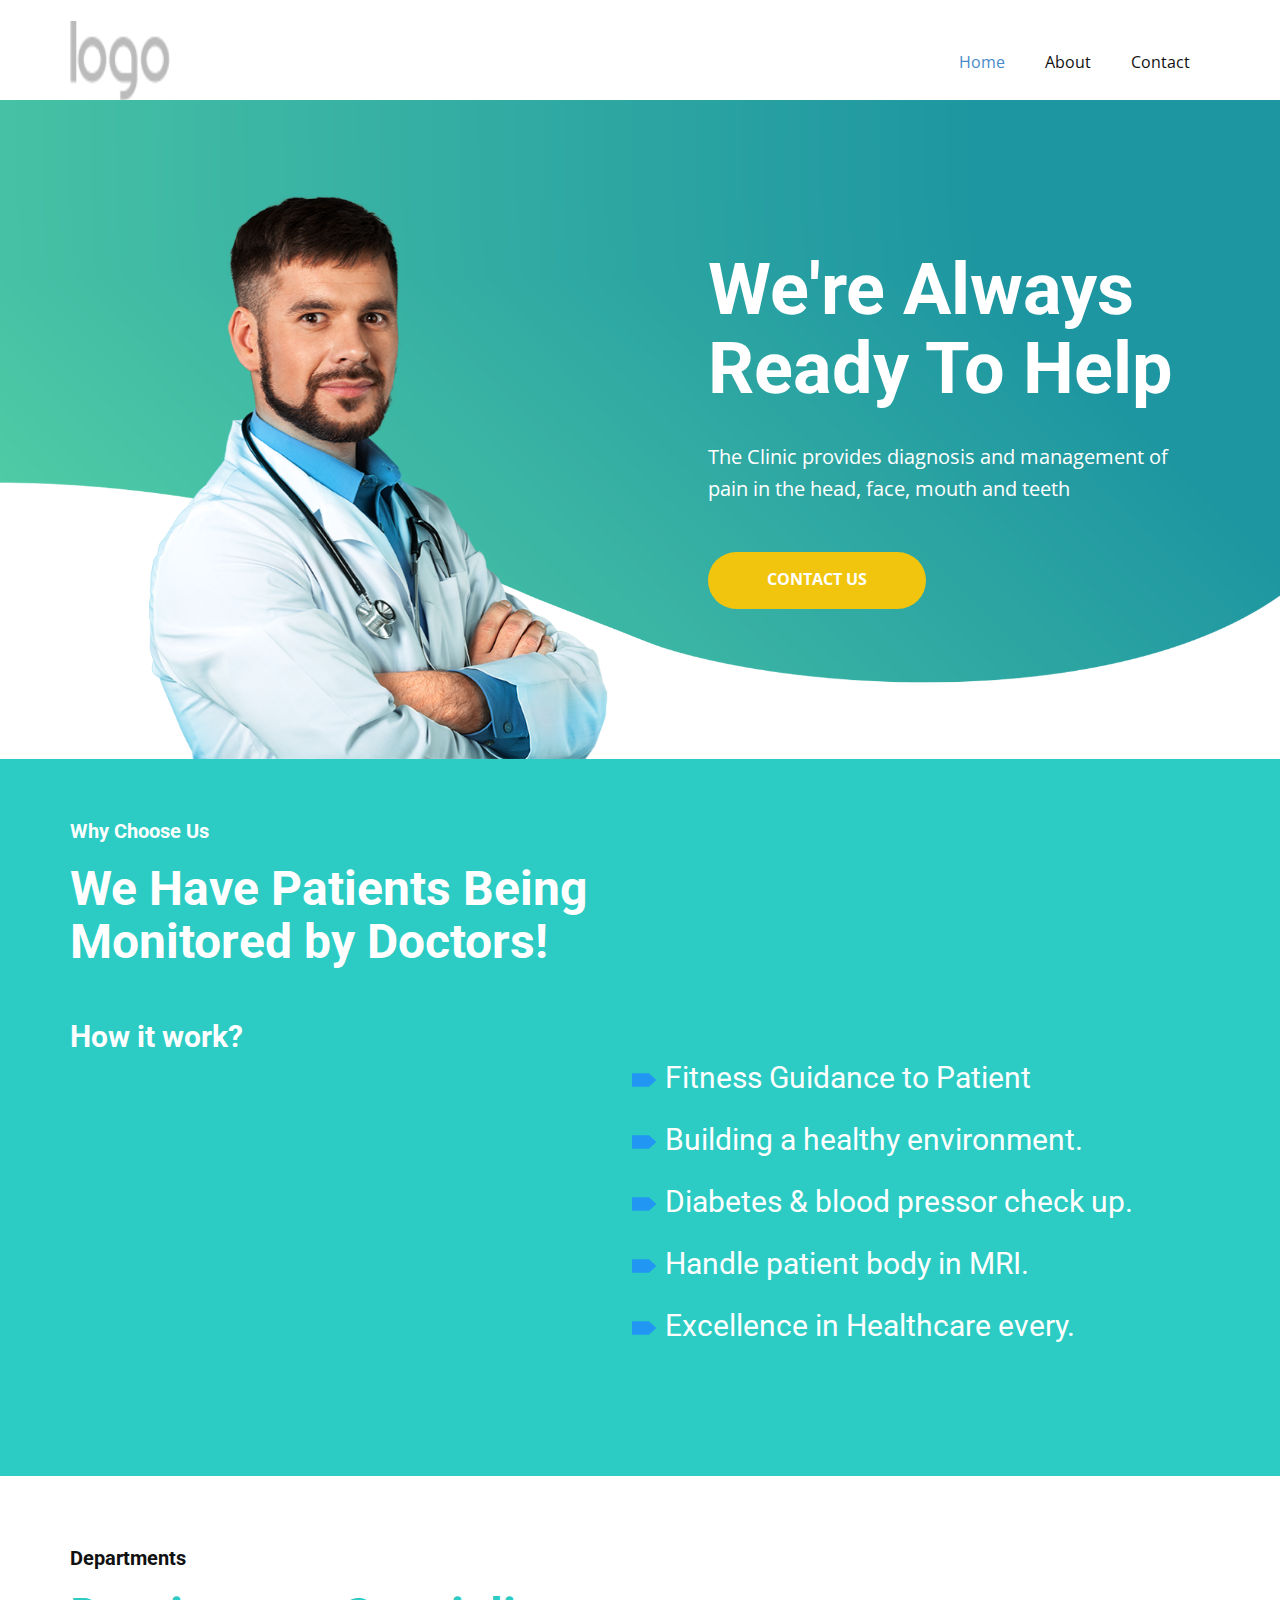
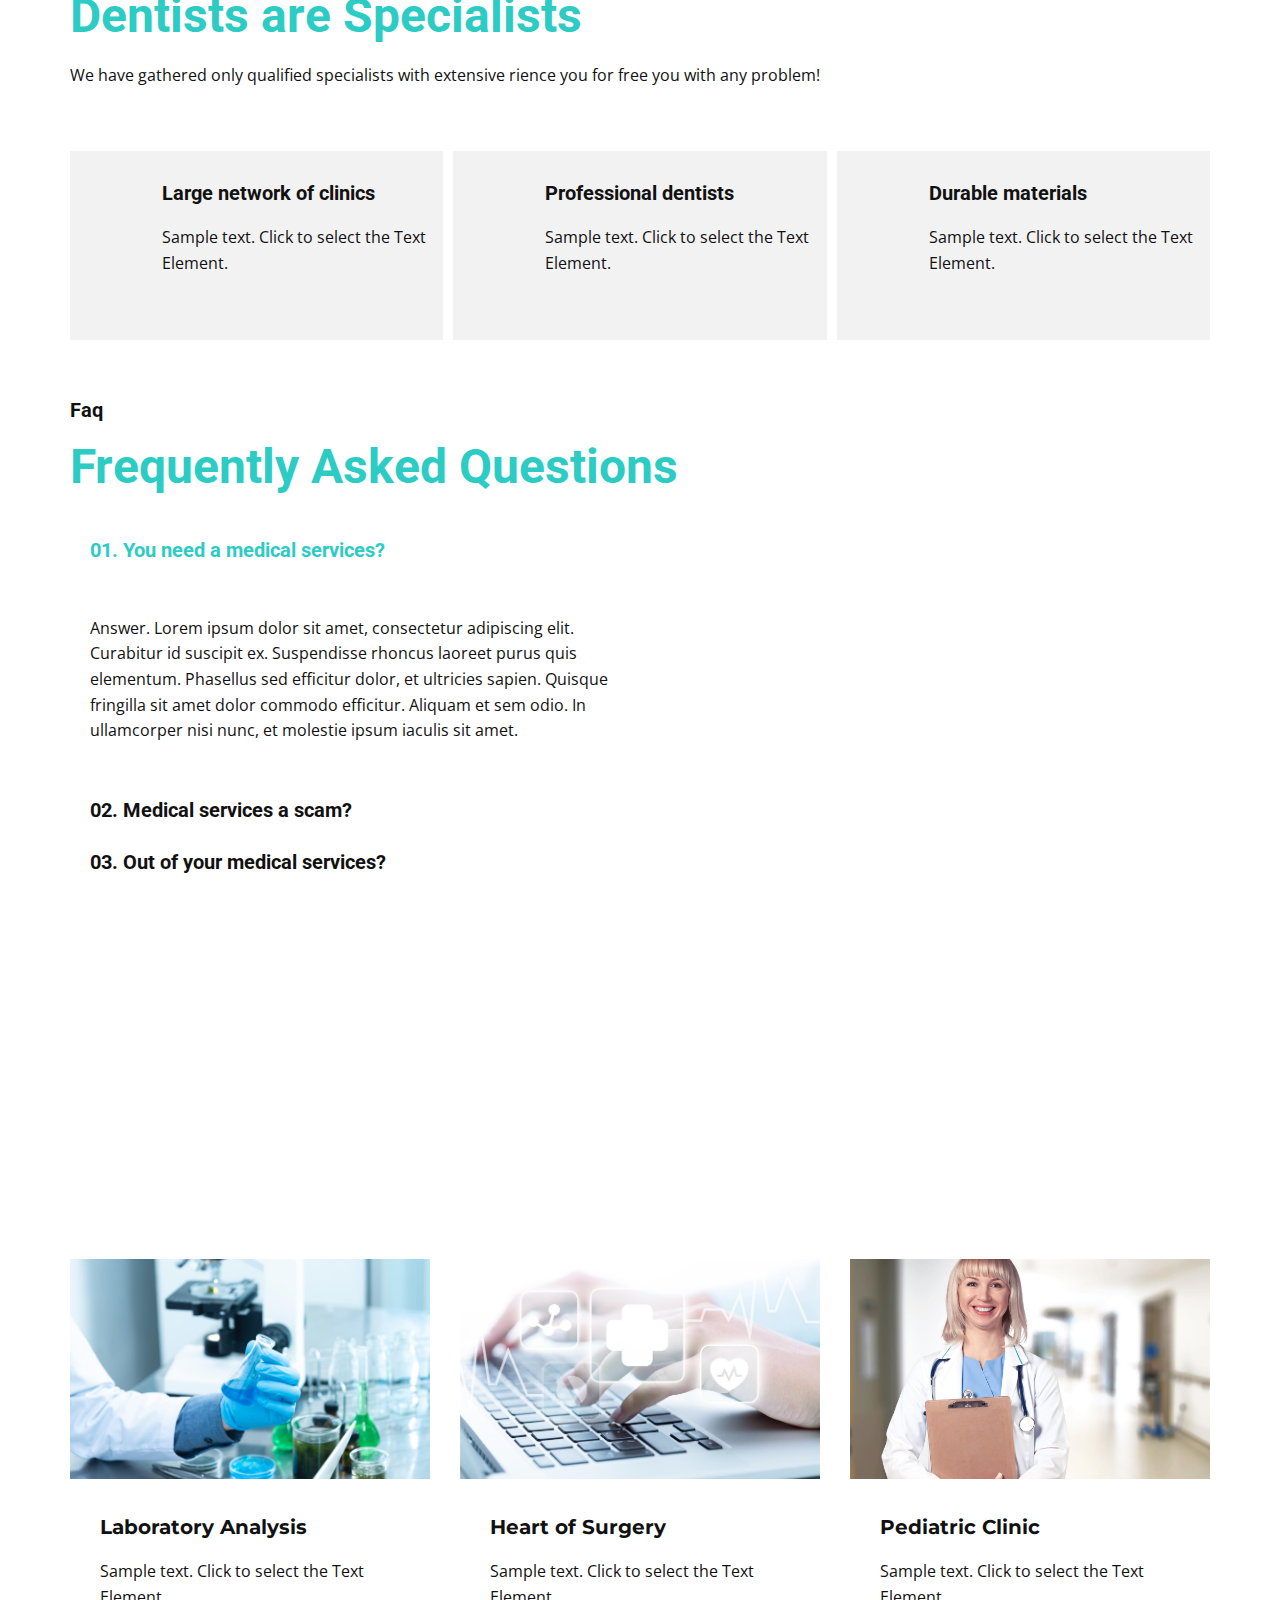
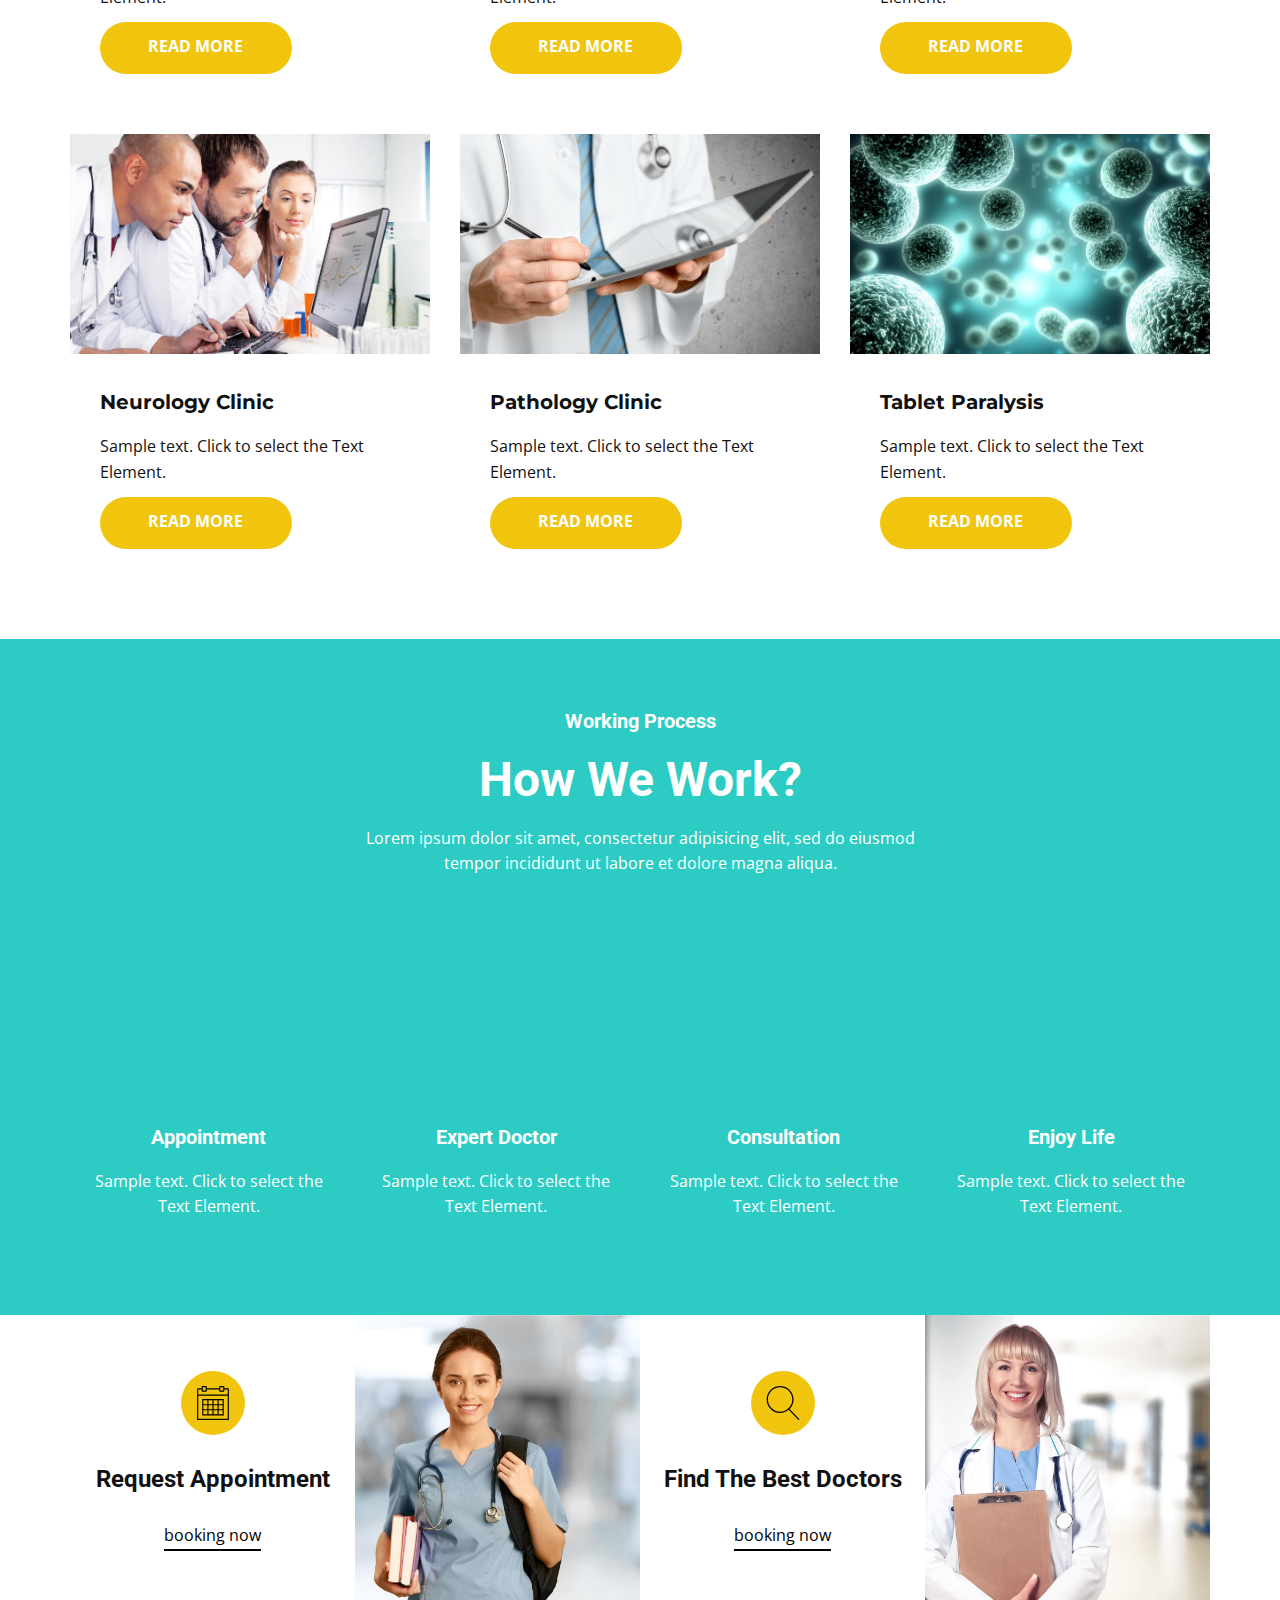
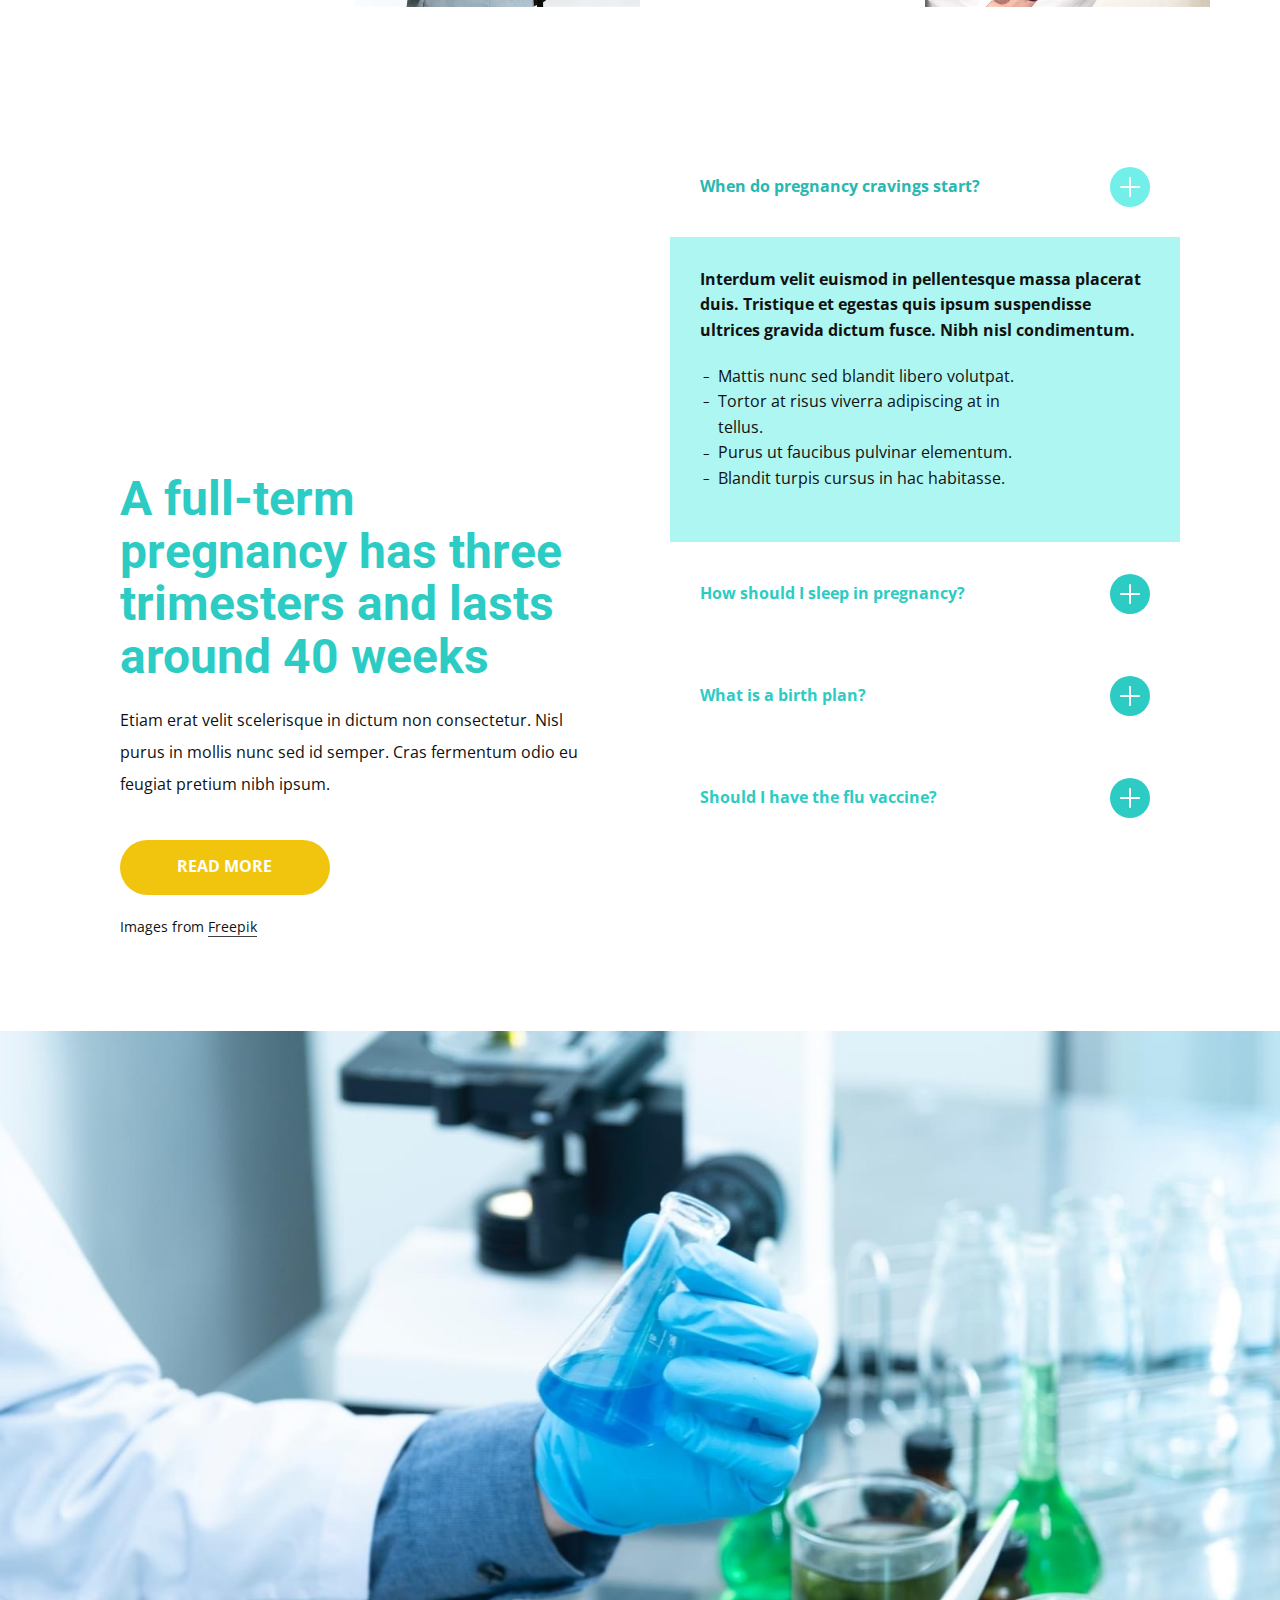
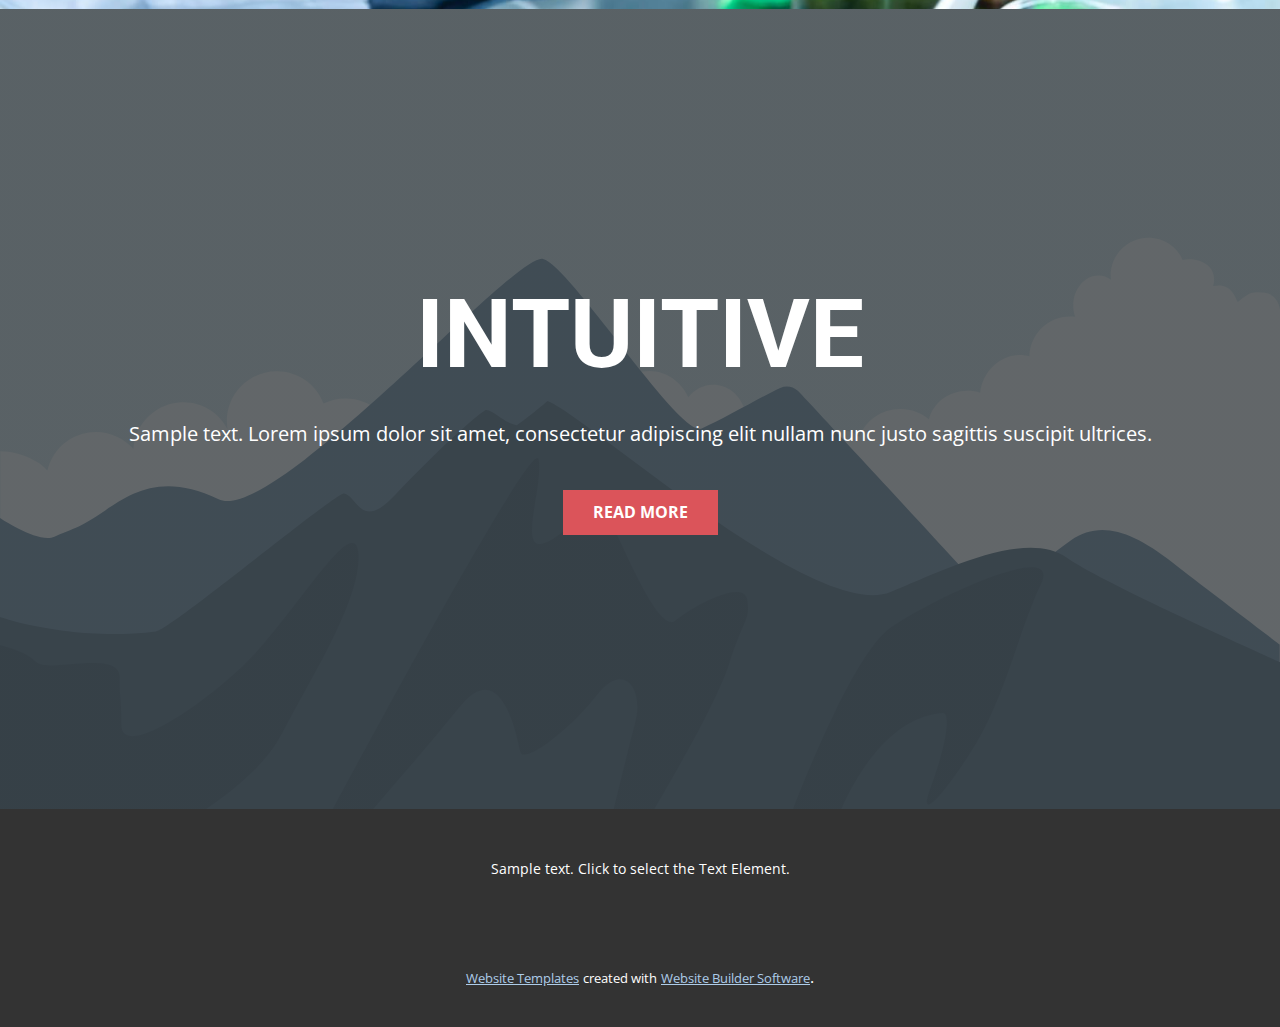
<file: index.html>
<!DOCTYPE html>
<html style="font-size: 16px;" lang="en"><head>
    <meta name="viewport" content="width=device-width, initial-scale=1.0">
    <meta charset="utf-8">
    <meta name="keywords" content="We&amp;apos;re Always
                                    Ready To Help, ​We Have Patients Being Monitored by Doctors!, ​Dentists are Specialists, ​Frequently Asked Questions, ​How We Work?, ​A full-term pregnancy has three trimesters and lasts around 40 weeks, monday — friday8.00 am —&nbsp;8.00 pmcall us (111) 252 3366, INTUITIVE">
    <meta name="description" content="">
    <title>Home</title>
    <link rel="stylesheet" href="nicepage.css" media="screen">
<link rel="stylesheet" href="Home.css" media="screen">
    <script class="u-script" type="text/javascript" src="jquery.js" "="" defer=""></script>
    <script class="u-script" type="text/javascript" src="nicepage.js" "="" defer=""></script>
    <meta name="generator" content="Nicepage 4.15.11, nicepage.com">
    <link id="u-theme-google-font" rel="stylesheet" href="https://fonts.googleapis.com/css?family=Roboto:100,100i,300,300i,400,400i,500,500i,700,700i,900,900i|Open+Sans:300,300i,400,400i,500,500i,600,600i,700,700i,800,800i">
    <link id="u-page-google-font" rel="stylesheet" href="https://fonts.googleapis.com/css?family=Montserrat:100,100i,200,200i,300,300i,400,400i,500,500i,600,600i,700,700i,800,800i,900,900i">
    
    
    
    
    
    
    
    
    
    
    
    <script type="application/ld+json">{
		"@context": "http://schema.org",
		"@type": "Organization",
		"name": "",
		"logo": "images/default-logo.png"
}</script>
    <meta name="theme-color" content="#478ac9">
    <meta property="og:title" content="Home">
    <meta property="og:type" content="website">
  </head>
  <body data-home-page="Home.html" data-home-page-title="Home" class="u-body u-xl-mode" data-lang="en"><header class="u-clearfix u-header u-header" id="sec-b139"><div class="u-clearfix u-sheet u-valign-middle u-sheet-1">
        <a href="https://nicepage.com" class="u-image u-logo u-image-1">
          <img src="images/default-logo.png" class="u-logo-image u-logo-image-1">
        </a>
        <nav class="u-menu u-menu-dropdown u-offcanvas u-menu-1">
          <div class="menu-collapse" style="font-size: 1rem; letter-spacing: 0px;">
            <a class="u-button-style u-custom-left-right-menu-spacing u-custom-padding-bottom u-custom-top-bottom-menu-spacing u-nav-link u-text-active-palette-1-base u-text-hover-palette-2-base" href="#">
              <svg class="u-svg-link" viewBox="0 0 24 24"><use xmlns:xlink="http://www.w3.org/1999/xlink" xlink:href="#menu-hamburger"></use></svg>
              <svg class="u-svg-content" version="1.1" id="menu-hamburger" viewBox="0 0 16 16" x="0px" y="0px" xmlns:xlink="http://www.w3.org/1999/xlink" xmlns="http://www.w3.org/2000/svg"><g><rect y="1" width="16" height="2"></rect><rect y="7" width="16" height="2"></rect><rect y="13" width="16" height="2"></rect>
</g></svg>
            </a>
          </div>
          <div class="u-nav-container">
            <ul class="u-nav u-unstyled u-nav-1"><li class="u-nav-item"><a class="u-button-style u-nav-link u-text-active-palette-1-base u-text-hover-palette-2-base" href="Home.html" style="padding: 10px 20px;">Home</a>
</li><li class="u-nav-item"><a class="u-button-style u-nav-link u-text-active-palette-1-base u-text-hover-palette-2-base" href="About.html" style="padding: 10px 20px;">About</a>
</li><li class="u-nav-item"><a class="u-button-style u-nav-link u-text-active-palette-1-base u-text-hover-palette-2-base" href="Contact.html" style="padding: 10px 20px;">Contact</a>
</li></ul>
          </div>
          <div class="u-nav-container-collapse">
            <div class="u-black u-container-style u-inner-container-layout u-opacity u-opacity-95 u-sidenav">
              <div class="u-inner-container-layout u-sidenav-overflow">
                <div class="u-menu-close"></div>
                <ul class="u-align-center u-nav u-popupmenu-items u-unstyled u-nav-2"><li class="u-nav-item"><a class="u-button-style u-nav-link" href="Home.html">Home</a>
</li><li class="u-nav-item"><a class="u-button-style u-nav-link" href="About.html">About</a>
</li><li class="u-nav-item"><a class="u-button-style u-nav-link" href="Contact.html">Contact</a>
</li></ul>
              </div>
            </div>
            <div class="u-black u-menu-overlay u-opacity u-opacity-70"></div>
          </div>
        </nav>
      </div></header>
    <section class="u-clearfix u-image u-section-1" id="carousel_3112">
      <div class="u-clearfix u-sheet u-sheet-1">
        <div class="u-clearfix u-layout-wrap u-layout-wrap-1">
          <div class="u-layout">
            <div class="u-layout-row">
              <div class="u-container-style u-expand-resize u-layout-cell u-left-cell u-size-32 u-layout-cell-1" src="">
                <div class="u-container-layout u-valign-bottom">
                  <img class="u-image u-image-contain u-image-1" src="images/6158b984e0fd04ce18f390ab2b6eab25.png" data-animation-name="customAnimationIn" data-animation-duration="2000">
                </div>
              </div>
              <div class="u-align-left u-container-style u-expand-resize u-layout-cell u-right-cell u-size-28 u-layout-cell-2">
                <div class="u-container-layout u-valign-middle u-container-layout-2">
                  <h1 class="u-text u-text-body-alt-color u-text-1">We're Always <br>Ready To Help
                  </h1>
                  <p class="u-text u-text-body-alt-color u-text-2">The Clinic provides diagnosis and management of pain in the head, face, mouth and teeth</p>
                  <a href="https://nicepage.app" class="u-border-none u-btn u-btn-round u-button-style u-palette-3-base u-radius-50 u-text-body-alt-color u-btn-1">contact us</a>
                </div>
              </div>
            </div>
          </div>
        </div>
      </div>
    </section>
    <section class="u-align-left u-clearfix u-palette-4-base u-section-2" id="carousel_e168">
      <div class="u-clearfix u-sheet u-sheet-1">
        <h5 class="u-text u-text-default u-text-1"> Why Choose Us</h5>
        <h2 class="u-text u-text-2"> We Have Patients Being Monitored by Doctors!</h2>
        <div class="u-clearfix u-expanded-width u-layout-wrap u-layout-wrap-1">
          <div class="u-layout">
            <div class="u-layout-row">
              <div class="u-container-style u-layout-cell u-size-28 u-layout-cell-1">
                <div class="u-container-layout u-valign-top u-container-layout-1">
                  <h3 class="u-text u-text-default u-text-3"> How it work?</h3>
                  <div class="u-image u-image-circle u-image-1" alt="" data-image-width="720" data-image-height="1080" data-animation-name="customAnimationIn" data-animation-duration="2000"></div>
                </div>
              </div>
              <div class="u-container-style u-layout-cell u-size-32 u-layout-cell-2">
                <div class="u-container-layout u-valign-middle u-container-layout-2">
                  <ul class="u-custom-font u-custom-list u-heading-font u-spacing-14 u-text u-text-default u-text-4">
                    <li>
                      <div class="u-list-icon u-text-palette-3-base u-list-icon-1">
                        <svg class="u-svg-content" viewBox="0 0 512 512" id="svg-4065"><path d="m506.88 244.288-137.856-128c-2.944-2.752-6.848-4.288-10.88-4.288h-342.144c-8.832 0-16 7.168-16 16v256c0 8.832 7.168 16 16 16h342.144c4.032 0 7.936-1.536 10.88-4.288l137.856-128c3.264-3.008 5.12-7.264 5.12-11.712s-1.856-8.704-5.12-11.712z" fill="currentColor"></path></svg>
                      </div> Fitness Guidance to Patient
                    </li>
                    <li>
                      <div class="u-list-icon u-text-palette-3-base u-list-icon-2">
                        <svg class="u-svg-content" viewBox="0 0 512 512" id="svg-4065"><path d="m506.88 244.288-137.856-128c-2.944-2.752-6.848-4.288-10.88-4.288h-342.144c-8.832 0-16 7.168-16 16v256c0 8.832 7.168 16 16 16h342.144c4.032 0 7.936-1.536 10.88-4.288l137.856-128c3.264-3.008 5.12-7.264 5.12-11.712s-1.856-8.704-5.12-11.712z" fill="currentColor"></path></svg>
                      </div>Building a healthy environment.
                    </li>
                    <li>
                      <div class="u-list-icon u-text-palette-3-base u-list-icon-3">
                        <svg class="u-svg-content" viewBox="0 0 512 512" id="svg-4065"><path d="m506.88 244.288-137.856-128c-2.944-2.752-6.848-4.288-10.88-4.288h-342.144c-8.832 0-16 7.168-16 16v256c0 8.832 7.168 16 16 16h342.144c4.032 0 7.936-1.536 10.88-4.288l137.856-128c3.264-3.008 5.12-7.264 5.12-11.712s-1.856-8.704-5.12-11.712z" fill="currentColor"></path></svg>
                      </div>Diabetes &amp; blood pressor check up.
                    </li>
                    <li>
                      <div class="u-list-icon u-text-palette-3-base u-list-icon-4">
                        <svg class="u-svg-content" viewBox="0 0 512 512" id="svg-4065"><path d="m506.88 244.288-137.856-128c-2.944-2.752-6.848-4.288-10.88-4.288h-342.144c-8.832 0-16 7.168-16 16v256c0 8.832 7.168 16 16 16h342.144c4.032 0 7.936-1.536 10.88-4.288l137.856-128c3.264-3.008 5.12-7.264 5.12-11.712s-1.856-8.704-5.12-11.712z" fill="currentColor"></path></svg>
                      </div>Handle patient body in MRI.
                    </li>
                    <li>
                      <div class="u-list-icon u-text-palette-3-base u-list-icon-5">
                        <svg class="u-svg-content" viewBox="0 0 512 512" id="svg-4065"><path d="m506.88 244.288-137.856-128c-2.944-2.752-6.848-4.288-10.88-4.288h-342.144c-8.832 0-16 7.168-16 16v256c0 8.832 7.168 16 16 16h342.144c4.032 0 7.936-1.536 10.88-4.288l137.856-128c3.264-3.008 5.12-7.264 5.12-11.712s-1.856-8.704-5.12-11.712z" fill="currentColor"></path></svg>
                      </div>Excellence in Healthcare every.
                    </li>
                  </ul>
                </div>
              </div>
            </div>
          </div>
        </div>
      </div>
    </section>
    <section class="u-clearfix u-section-3" id="carousel_aa3d">
      <div class="u-clearfix u-sheet u-valign-middle-lg u-valign-middle-md u-valign-middle-sm u-valign-middle-xs u-sheet-1">
        <h5 class="u-text u-text-default u-text-1"> Departments</h5>
        <h2 class="u-text u-text-default u-text-palette-4-base u-text-2"> Dentists are Specialists</h2>
        <p class="u-heading-font u-text u-text-default u-text-3"> We have gathered only qualified specialists with extensive rience you for free you with any problem!</p>
        <div class="u-expanded-width u-list u-list-1">
          <div class="u-repeater u-repeater-1">
            <div class="u-align-left u-container-style u-grey-5 u-list-item u-repeater-item u-list-item-1">
              <div class="u-container-layout u-similar-container u-container-layout-1"><span class="u-file-icon u-icon u-icon-circle u-palette-3-base u-icon-1" data-animation-name="customAnimationIn" data-animation-duration="2000"><img src="images/1828743.png" alt=""></span>
                <h5 class="u-text u-text-4"> Large network of clinics</h5>
                <p class="u-heading-font u-text u-text-5">Sample text. Click to select the Text Element.</p>
              </div>
            </div>
            <div class="u-align-left u-container-style u-grey-5 u-list-item u-repeater-item u-list-item-2">
              <div class="u-container-layout u-similar-container u-container-layout-2"><span class="u-file-icon u-icon u-icon-circle u-palette-3-base u-icon-2" data-animation-name="customAnimationIn" data-animation-duration="2000"><img src="images/1828743.png" alt=""></span>
                <h5 class="u-text u-text-6"> Professional dentists</h5>
                <p class="u-heading-font u-text u-text-7">Sample text. Click to select the Text Element.</p>
              </div>
            </div>
            <div class="u-align-left u-container-style u-grey-5 u-list-item u-repeater-item u-list-item-3">
              <div class="u-container-layout u-similar-container u-container-layout-3"><span class="u-file-icon u-icon u-icon-circle u-palette-3-base u-icon-3" data-animation-name="customAnimationIn" data-animation-duration="2000"><img src="images/1828743.png" alt=""></span>
                <h5 class="u-text u-text-8"> Durable materials</h5>
                <p class="u-heading-font u-text u-text-9">Sample text. Click to select the Text Element.</p>
              </div>
            </div>
          </div>
        </div>
      </div>
    </section>
    <section class="u-clearfix u-section-4" id="carousel_96ea">
      <div class="u-clearfix u-sheet u-sheet-1">
        <h4 class="u-text u-text-default u-text-1"> Faq</h4>
        <h2 class="u-text u-text-default u-text-palette-4-base u-text-2"> Frequently Asked Questions</h2>
        <div class="u-accordion u-faq u-accordion-1">
          <div class="u-accordion-item">
            <a class="active u-accordion-link u-button-style u-custom-font u-heading-font u-text-active-palette-4-base u-text-body-color u-accordion-link-1" id="link-" aria-controls="" aria-selected="true">
              <span class="u-accordion-link-text"> 01. You need a medical services?</span>
            </a>
            <div class="u-accordion-active u-accordion-pane u-container-style u-accordion-pane-1" aria-labelledby="link-">
              <div class="u-container-layout u-container-layout-1">
                <div class="u-clearfix u-rich-text u-text">
                  <p>Answer. Lorem ipsum dolor sit amet, consectetur adipiscing elit. Curabitur id suscipit ex. Suspendisse rhoncus laoreet purus quis elementum. Phasellus sed efficitur dolor, et ultricies sapien. Quisque fringilla sit amet dolor commodo efficitur. Aliquam et sem odio. In ullamcorper nisi nunc, et molestie ipsum iaculis sit amet.</p>
                </div>
              </div>
            </div>
          </div>
          <div class="u-accordion-item">
            <a class="u-accordion-link u-button-style u-custom-font u-heading-font u-text-active-palette-4-base u-text-body-color u-accordion-link-2" id="link-" aria-controls="" aria-selected="false">
              <span class="u-accordion-link-text"> 02. Medical services a scam?</span>
            </a>
            <div class="u-accordion-pane u-container-style u-accordion-pane-2" id="" aria-labelledby="link-">
              <div class="u-container-layout u-container-layout-2">
                <div class="u-clearfix u-rich-text u-text">
                  <p>Answer. Lorem ipsum dolor sit amet, consectetur adipiscing elit. Curabitur id suscipit ex. Suspendisse rhoncus laoreet purus quis elementum. Phasellus sed efficitur dolor, et ultricies sapien. Quisque fringilla sit amet dolor commodo efficitur. Aliquam et sem odio. In ullamcorper nisi nunc, et molestie ipsum iaculis sit amet.</p>
                </div>
              </div>
            </div>
          </div>
          <div class="u-accordion-item">
            <a class="u-accordion-link u-button-style u-custom-font u-heading-font u-text-active-palette-4-base u-text-body-color u-accordion-link-3" id="link-" aria-controls="" aria-selected="false">
              <span class="u-accordion-link-text"> 03. Out of your medical services?</span>
            </a>
            <div class="u-accordion-pane u-container-style u-accordion-pane-3" aria-labelledby="link-">
              <div class="u-container-layout u-container-layout-3">
                <div class="u-clearfix u-rich-text u-text">
                  <p>Answer. Lorem ipsum dolor sit amet, consectetur adipiscing elit. Curabitur id suscipit ex. Suspendisse rhoncus laoreet purus quis elementum. Phasellus sed efficitur dolor, et ultricies sapien. Quisque fringilla sit amet dolor commodo efficitur. Aliquam et sem odio. In ullamcorper nisi nunc, et molestie ipsum iaculis sit amet.</p>
                </div>
              </div>
            </div>
          </div>
        </div>
        <img class="u-image u-image-default u-image-1" src="images/pexels-karolina-grabowska-4386504.jpg" alt="" data-image-width="1280" data-image-height="853" data-animation-name="customAnimationIn" data-animation-duration="2000">
      </div>
    </section>
    <section class="u-clearfix u-section-5" id="carousel_b39d">
      <div class="u-clearfix u-sheet u-sheet-1">
        <div class="u-expanded-width u-list u-list-1">
          <div class="u-repeater u-repeater-1">
            <div class="u-container-style u-list-item u-repeater-item">
              <div class="u-container-layout u-similar-container u-container-layout-1">
                <img class="u-expanded-width u-image u-image-default u-image-1" src="images/pexels-chokniti-khongchum-2280571.jpg" alt="" data-image-width="1619" data-image-height="1080"><span class="u-file-icon u-icon u-icon-rounded u-radius-20 u-text-palette-1-base u-white u-icon-1" data-animation-name="customAnimationIn" data-animation-duration="2000"><img src="images/883407.png" alt=""></span>
                <div class="u-container-style u-expanded-width u-group u-white u-group-1">
                  <div class="u-container-layout u-valign-bottom u-container-layout-2">
                    <h5 class="u-custom-font u-font-montserrat u-text u-text-1"> Laboratory Analysis</h5>
                    <p class="u-text u-text-2">Sample text. Click to select the Text Element.</p>
                    <a href="https://nicepage.cloud" class="u-btn u-btn-round u-button-style u-palette-3-base u-radius-50 u-text-body-alt-color u-btn-1" data-animation-name="" data-animation-duration="0" data-animation-delay="0" data-animation-direction="">read more</a>
                  </div>
                </div>
              </div>
            </div>
            <div class="u-container-style u-list-item u-repeater-item">
              <div class="u-container-layout u-similar-container u-container-layout-3">
                <img class="u-expanded-width u-image u-image-default u-image-2" src="images/2378359_medium2000.jpg" alt="" data-image-width="150" data-image-height="100"><span class="u-file-icon u-icon u-icon-rounded u-radius-20 u-text-palette-1-base u-white u-icon-2" data-animation-name="customAnimationIn" data-animation-duration="2000"><img src="images/31792.png" alt=""></span>
                <div class="u-container-style u-expanded-width u-group u-white u-group-2">
                  <div class="u-container-layout u-valign-bottom u-container-layout-4">
                    <h5 class="u-custom-font u-font-montserrat u-text u-text-default u-text-3"> Heart of Surgery</h5>
                    <p class="u-text u-text-4">Sample text. Click to select the Text Element.</p>
                    <a href="https://nicepage.com/website-design" class="u-btn u-btn-round u-button-style u-palette-3-base u-radius-50 u-text-body-alt-color u-btn-2" data-animation-name="" data-animation-duration="0" data-animation-delay="0" data-animation-direction=""> read more</a>
                  </div>
                </div>
              </div>
            </div>
            <div class="u-container-style u-list-item u-repeater-item">
              <div class="u-container-layout u-similar-container u-container-layout-5">
                <img class="u-expanded-width u-image u-image-default u-image-3" src="images/1773337_medium2000.jpg" alt="" data-image-width="1348" data-image-height="1000"><span class="u-file-icon u-icon u-icon-rounded u-radius-20 u-text-palette-1-base u-white u-icon-3" data-animation-name="customAnimationIn" data-animation-duration="2000"><img src="images/2966334.png" alt=""></span>
                <div class="u-container-style u-expanded-width u-group u-white u-group-3">
                  <div class="u-container-layout u-valign-bottom u-container-layout-6">
                    <h5 class="u-custom-font u-font-montserrat u-text u-text-default u-text-5"> Pediatric Clinic</h5>
                    <p class="u-text u-text-6">Sample text. Click to select the Text Element.</p>
                    <a href="https://nicepage.best" class="u-btn u-btn-round u-button-style u-palette-3-base u-radius-50 u-text-body-alt-color u-btn-3" data-animation-name="" data-animation-duration="0" data-animation-delay="0" data-animation-direction=""> read more</a>
                  </div>
                </div>
              </div>
            </div>
            <div class="u-container-style u-list-item u-repeater-item">
              <div class="u-container-layout u-similar-container u-container-layout-7">
                <img class="u-expanded-width u-image u-image-default u-image-4" src="images/2062048_medium2000.jpg" alt="" data-image-width="150" data-image-height="90"><span class="u-file-icon u-icon u-icon-rounded u-radius-20 u-text-palette-1-base u-white u-icon-4" data-animation-name="customAnimationIn" data-animation-duration="2000"><img src="images/1719695.png" alt=""></span>
                <div class="u-container-style u-expanded-width u-group u-white u-group-4">
                  <div class="u-container-layout u-valign-bottom u-container-layout-8">
                    <h5 class="u-custom-font u-font-montserrat u-text u-text-default u-text-7"> Neurology Clinic</h5>
                    <p class="u-text u-text-8">Sample text. Click to select the Text Element.</p>
                    <a href="https://nicepage.one" class="u-btn u-btn-round u-button-style u-palette-3-base u-radius-50 u-text-body-alt-color u-btn-4" data-animation-name="" data-animation-duration="0" data-animation-delay="0" data-animation-direction=""> read more</a>
                  </div>
                </div>
              </div>
            </div>
            <div class="u-container-style u-list-item u-repeater-item">
              <div class="u-container-layout u-similar-container u-container-layout-9">
                <img class="u-expanded-width u-image u-image-default u-image-5" src="images/2302047_medium2000.jpg" alt="" data-image-width="150" data-image-height="102"><span class="u-file-icon u-icon u-icon-rounded u-radius-20 u-text-palette-1-base u-white u-icon-5" data-animation-name="customAnimationIn" data-animation-duration="2000"><img src="images/3700547.png" alt=""></span>
                <div class="u-container-style u-expanded-width u-group u-white u-group-5">
                  <div class="u-container-layout u-valign-bottom u-container-layout-10">
                    <h5 class="u-custom-font u-font-montserrat u-text u-text-default u-text-9"> Pathology Clinic</h5>
                    <p class="u-text u-text-10">Sample text. Click to select the Text Element.</p>
                    <a href="https://nicepage.review" class="u-btn u-btn-round u-button-style u-palette-3-base u-radius-50 u-text-body-alt-color u-btn-5" data-animation-name="" data-animation-duration="0" data-animation-delay="0" data-animation-direction=""> read more</a>
                  </div>
                </div>
              </div>
            </div>
            <div class="u-container-style u-list-item u-repeater-item">
              <div class="u-container-layout u-similar-container u-container-layout-11">
                <img class="u-expanded-width u-image u-image-default u-image-6" src="images/931111_medium2000.jpg" alt="" data-image-width="150" data-image-height="85"><span class="u-file-icon u-icon u-icon-rounded u-radius-20 u-text-palette-1-base u-white u-icon-6" data-animation-name="customAnimationIn" data-animation-duration="2000"><img src="images/991921.png" alt=""></span>
                <div class="u-container-style u-expanded-width u-group u-white u-group-6">
                  <div class="u-container-layout u-valign-bottom u-container-layout-12">
                    <h5 class="u-custom-font u-font-montserrat u-text u-text-default u-text-11"> Tablet Paralysis</h5>
                    <p class="u-text u-text-12">Sample text. Click to select the Text Element.</p>
                    <a href="https://nicepage.com/static-site-generator" class="u-btn u-btn-round u-button-style u-palette-3-base u-radius-50 u-text-body-alt-color u-btn-6" data-animation-name="" data-animation-duration="0" data-animation-delay="0" data-animation-direction=""> read more</a>
                  </div>
                </div>
              </div>
            </div>
          </div>
        </div>
      </div>
    </section>
    <section class="u-align-center u-clearfix u-palette-4-base u-section-6" id="carousel_7c33">
      <div class="u-clearfix u-sheet u-sheet-1">
        <h5 class="u-text u-text-default u-text-1"> Working Process</h5>
        <h2 class="u-text u-text-default u-text-2"> How We Work?</h2>
        <p class="u-text u-text-3"> Lorem ipsum dolor sit amet, consectetur adipisicing elit, sed do eiusmod tempor incididunt ut labore et dolore magna aliqua.</p>
        <div class="u-expanded-width u-list u-list-1">
          <div class="u-repeater u-repeater-1">
            <div class="u-align-center u-container-style u-list-item u-repeater-item">
              <div class="u-container-layout u-similar-container u-valign-top u-container-layout-1">
                <div class="u-image u-image-circle u-image-1" alt="" data-image-width="720" data-image-height="1080" data-animation-name="customAnimationIn" data-animation-duration="2000"></div>
                <h5 class="u-text u-text-default u-text-4"> Appointment</h5>
                <p class="u-text u-text-default u-text-5">Sample text. Click to select the Text Element.</p>
              </div>
            </div>
            <div class="u-align-center u-container-style u-list-item u-repeater-item">
              <div class="u-container-layout u-similar-container u-valign-top u-container-layout-2">
                <div class="u-image u-image-circle u-image-2" alt="" data-image-width="1667" data-image-height="1000" data-animation-name="customAnimationIn" data-animation-duration="2000"></div>
                <h5 class="u-text u-text-default u-text-6"> Expert Doctor</h5>
                <p class="u-text u-text-default u-text-7">Sample text. Click to select the Text Element.</p>
              </div>
            </div>
            <div class="u-align-center u-container-style u-list-item u-repeater-item">
              <div class="u-container-layout u-similar-container u-valign-top u-container-layout-3">
                <div class="u-image u-image-circle u-image-3" alt="" data-image-width="1500" data-image-height="1000" data-animation-name="customAnimationIn" data-animation-duration="2000"></div>
                <h5 class="u-text u-text-default u-text-8"> Consultation</h5>
                <p class="u-text u-text-default u-text-9">Sample text. Click to select the Text Element.</p>
              </div>
            </div>
            <div class="u-align-center u-container-style u-list-item u-repeater-item">
              <div class="u-container-layout u-similar-container u-valign-top u-container-layout-4">
                <div class="u-image u-image-circle u-image-4" alt="" data-image-width="1348" data-image-height="1000" data-animation-name="customAnimationIn" data-animation-duration="2000"></div>
                <h5 class="u-text u-text-default u-text-10"> Enjoy Life</h5>
                <p class="u-text u-text-default u-text-11">Sample text. Click to select the Text Element.</p>
              </div>
            </div>
          </div>
        </div>
      </div>
    </section>
    <section class="u-clearfix u-section-7" id="carousel_f0f9">
      <div class="u-clearfix u-sheet u-sheet-1">
        <div class="u-clearfix u-expanded-width u-layout-wrap u-layout-wrap-1">
          <div class="u-layout">
            <div class="u-layout-row">
              <div class="u-align-center u-container-style u-layout-cell u-shape-rectangle u-size-15 u-layout-cell-1">
                <div class="u-container-layout u-valign-middle u-container-layout-1"><span class="u-icon u-icon-circle u-palette-3-base u-text-black u-icon-1"><svg class="u-svg-link" preserveAspectRatio="xMidYMin slice" viewBox="0 0 60 60" style=""><use xmlns:xlink="http://www.w3.org/1999/xlink" xlink:href="#svg-279e"></use></svg><svg class="u-svg-content" viewBox="0 0 60 60" x="0px" y="0px" id="svg-279e" style="enable-background:new 0 0 60 60;"><g><path d="M57,4h-7V1c0-0.553-0.447-1-1-1h-7c-0.553,0-1,0.447-1,1v3H19V1c0-0.553-0.447-1-1-1h-7c-0.553,0-1,0.447-1,1v3H3
		C2.447,4,2,4.447,2,5v11v43c0,0.553,0.447,1,1,1h54c0.553,0,1-0.447,1-1V16V5C58,4.447,57.553,4,57,4z M43,2h5v3v3h-5V5V2z M12,2h5
		v3v3h-5V5V2z M4,6h6v3c0,0.553,0.447,1,1,1h7c0.553,0,1-0.447,1-1V6h22v3c0,0.553,0.447,1,1,1h7c0.553,0,1-0.447,1-1V6h6v9H4V6z
		 M4,58V17h52v41H4z"></path><path d="M38,23h-7h-2h-7h-2h-9v9v2v7v2v9h9h2h7h2h7h2h9v-9v-2v-7v-2v-9h-9H38z M31,25h7v7h-7V25z M38,41h-7v-7h7V41z M22,34h7v7h-7
		V34z M22,25h7v7h-7V25z M13,25h7v7h-7V25z M13,34h7v7h-7V34z M20,50h-7v-7h7V50z M29,50h-7v-7h7V50z M38,50h-7v-7h7V50z M47,50h-7
		v-7h7V50z M47,41h-7v-7h7V41z M47,25v7h-7v-7H47z"></path>
</g></svg></span>
                  <h4 class="u-text u-text-1"> Request Appointment</h4>
                  <a href="https://nicepage.cloud" class="u-active-none u-border-2 u-border-active-black u-border-black u-border-hover-black u-btn u-button-style u-hover-none u-none u-text-black u-text-hover-black u-btn-1" data-animation-name="" data-animation-duration="0" data-animation-delay="0" data-animation-direction="">booking now</a>
                </div>
              </div>
              <div class="u-container-style u-image u-layout-cell u-size-15 u-image-1" data-image-width="150" data-image-height="100">
                <div class="u-container-layout u-container-layout-2"></div>
              </div>
              <div class="u-align-center u-container-style u-layout-cell u-shape-rectangle u-size-15 u-layout-cell-3">
                <div class="u-container-layout u-valign-middle u-container-layout-3"><span class="u-icon u-icon-circle u-palette-3-base u-text-black u-icon-2"><svg class="u-svg-link" preserveAspectRatio="xMidYMin slice" viewBox="0 0 52.966 52.966" style=""><use xmlns:xlink="http://www.w3.org/1999/xlink" xlink:href="#svg-48d8"></use></svg><svg class="u-svg-content" viewBox="0 0 52.966 52.966" x="0px" y="0px" id="svg-48d8" style="enable-background:new 0 0 52.966 52.966;"><path d="M51.704,51.273L36.845,35.82c3.79-3.801,6.138-9.041,6.138-14.82c0-11.58-9.42-21-21-21s-21,9.42-21,21s9.42,21,21,21
	c5.083,0,9.748-1.817,13.384-4.832l14.895,15.491c0.196,0.205,0.458,0.307,0.721,0.307c0.25,0,0.499-0.093,0.693-0.279
	C52.074,52.304,52.086,51.671,51.704,51.273z M21.983,40c-10.477,0-19-8.523-19-19s8.523-19,19-19s19,8.523,19,19
	S32.459,40,21.983,40z"></path></svg></span>
                  <h4 class="u-text u-text-2"> Find The Best Doctors</h4>
                  <a href="https://nicepage.cloud" class="u-active-none u-border-2 u-border-active-black u-border-black u-border-hover-black u-btn u-button-style u-hover-none u-none u-text-black u-text-hover-black u-btn-2">booking now</a>
                </div>
              </div>
              <div class="u-container-style u-image u-layout-cell u-size-15 u-image-2" data-image-width="150" data-image-height="111">
                <div class="u-container-layout u-container-layout-4"></div>
              </div>
            </div>
          </div>
        </div>
      </div>
    </section>
    <section class="u-align-center u-clearfix u-section-8" id="carousel_f41d">
      <div class="u-clearfix u-sheet u-sheet-1">
        <div class="u-clearfix u-expanded-width u-layout-wrap u-layout-wrap-1">
          <div class="u-layout">
            <div class="u-layout-row">
              <div class="u-align-left u-container-style u-layout-cell u-size-30 u-layout-cell-1">
                <div class="u-container-layout u-container-layout-1">
                  <div class="u-image u-image-circle u-image-1" alt="" data-image-width="984" data-image-height="648" data-animation-name="customAnimationIn" data-animation-duration="2000"></div>
                  <h2 class="u-text u-text-palette-4-base u-text-1"> A full-term pregnancy has three trimesters and lasts around 40 weeks</h2>
                  <p class="u-text u-text-2">Etiam erat velit scelerisque in dictum non consectetur. Nisl purus in mollis nunc sed id semper. Cras fermentum odio eu feugiat pretium nibh ipsum.</p>
                  <a href="https://nicepage.com/k/competition-website-templates" class="u-btn u-btn-round u-button-style u-palette-3-base u-radius-50 u-text-body-alt-color u-btn-1" data-animation-name="" data-animation-duration="0" data-animation-delay="0" data-animation-direction="">read more</a>
                  <p class="u-text u-text-3">Images from <a href="https://www.freepik.com/photos/people" class="u-active-none u-border-1 u-border-grey-75 u-btn u-button-link u-button-style u-hover-none u-none u-text-body-color u-btn-2" target="_blank">Freepik</a>
                  </p>
                </div>
              </div>
              <div class="u-container-style u-layout-cell u-shape-rectangle u-size-30 u-layout-cell-2">
                <div class="u-container-layout u-valign-top u-container-layout-2">
                  <div class="u-accordion u-expanded-width u-spacing-2 u-accordion-1">
                    <div class="u-accordion-item u-accordion-item-1">
                      <a class="active u-accordion-link u-button-style u-text-palette-4-base u-accordion-link-1" id="link-accordion-7c0e" aria-controls="accordion-7c0e" aria-selected="true">
                        <span class="u-accordion-link-text"> When do pregnancy cravings start?</span><span class="u-accordion-link-icon u-active-palette-4-light-1 u-hover-palette-4-light-1 u-icon u-icon-circle u-palette-4-base u-text-active-white u-text-hover-white u-text-white u-icon-1"><svg class="u-svg-link" preserveAspectRatio="xMidYMin slice" viewBox="0 0 426.66667 426.66667" style=""><use xmlns:xlink="http://www.w3.org/1999/xlink" xlink:href="#svg-347e"></use></svg><svg class="u-svg-content" viewBox="0 0 426.66667 426.66667" id="svg-347e"><path d="m405.332031 192h-170.664062v-170.667969c0-11.773437-9.558594-21.332031-21.335938-21.332031-11.773437 0-21.332031 9.558594-21.332031 21.332031v170.667969h-170.667969c-11.773437 0-21.332031 9.558594-21.332031 21.332031 0 11.777344 9.558594 21.335938 21.332031 21.335938h170.667969v170.664062c0 11.777344 9.558594 21.335938 21.332031 21.335938 11.777344 0 21.335938-9.558594 21.335938-21.335938v-170.664062h170.664062c11.777344 0 21.335938-9.558594 21.335938-21.335938 0-11.773437-9.558594-21.332031-21.335938-21.332031zm0 0"></path></svg></span>
                      </a>
                      <div class="u-accordion-active u-accordion-pane u-align-left u-container-style u-palette-4-light-2 u-accordion-pane-1" id="accordion-7c0e" aria-labelledby="link-accordion-7c0e">
                        <div class="u-container-layout u-valign-top u-container-layout-3">
                          <p class="u-text u-text-4">Interdum velit euismod in pellentesque massa placerat duis. Tristique et egestas quis ipsum suspendisse ultrices gravida dictum fusce. Nibh nisl condimentum.</p>
                          <ul class="u-custom-list u-text u-text-5">
                            <li>
                              <div class="u-list-icon">
                                <div xmlns="http://www.w3.org/2000/svg" xmlns:xlink="http://www.w3.org/1999/xlink" version="1.1" xml:space="preserve" class="u-svg-content">–</div>
                              </div>Mattis nunc sed blandit libero volutpat. 
                            </li>
                            <li>
                              <div class="u-list-icon">
                                <div xmlns="http://www.w3.org/2000/svg" xmlns:xlink="http://www.w3.org/1999/xlink" version="1.1" xml:space="preserve" class="u-svg-content">–</div>
                              </div>Tortor at risus viverra adipiscing at in tellus. 
                            </li>
                            <li>
                              <div class="u-list-icon">
                                <div xmlns="http://www.w3.org/2000/svg" xmlns:xlink="http://www.w3.org/1999/xlink" version="1.1" xml:space="preserve" class="u-svg-content">–</div>
                              </div>Purus ut faucibus pulvinar elementum. 
                            </li>
                            <li>
                              <div class="u-list-icon">
                                <div xmlns="http://www.w3.org/2000/svg" xmlns:xlink="http://www.w3.org/1999/xlink" version="1.1" xml:space="preserve" class="u-svg-content">–</div>
                              </div>Blandit turpis cursus in hac habitasse. 
                            </li>
                          </ul>
                        </div>
                      </div>
                    </div>
                    <div class="u-accordion-item u-accordion-item-2">
                      <a class="u-accordion-link u-button-style u-text-palette-4-base u-accordion-link-2" id="link-accordion-05cb" aria-controls="accordion-05cb" aria-selected="false">
                        <span class="u-accordion-link-text"> How should I sleep in pregnancy?</span><span class="u-accordion-link-icon u-active-palette-4-light-1 u-hover-palette-4-light-1 u-icon u-icon-circle u-palette-4-base u-text-active-white u-text-hover-white u-text-white u-icon-2"><svg class="u-svg-link" preserveAspectRatio="xMidYMin slice" viewBox="0 0 426.66667 426.66667" style=""><use xmlns:xlink="http://www.w3.org/1999/xlink" xlink:href="#svg-ae03"></use></svg><svg class="u-svg-content" viewBox="0 0 426.66667 426.66667" id="svg-ae03"><path d="m405.332031 192h-170.664062v-170.667969c0-11.773437-9.558594-21.332031-21.335938-21.332031-11.773437 0-21.332031 9.558594-21.332031 21.332031v170.667969h-170.667969c-11.773437 0-21.332031 9.558594-21.332031 21.332031 0 11.777344 9.558594 21.335938 21.332031 21.335938h170.667969v170.664062c0 11.777344 9.558594 21.335938 21.332031 21.335938 11.777344 0 21.335938-9.558594 21.335938-21.335938v-170.664062h170.664062c11.777344 0 21.335938-9.558594 21.335938-21.335938 0-11.773437-9.558594-21.332031-21.335938-21.332031zm0 0"></path></svg></span>
                      </a>
                      <div class="u-accordion-pane u-container-style u-palette-4-light-2 u-accordion-pane-2" id="accordion-05cb" aria-labelledby="link-accordion-05cb">
                        <div class="u-container-layout u-valign-top u-container-layout-4">
                          <ul class="u-custom-list u-text u-text-6">
                            <li>
                              <div class="u-list-icon">
                                <div xmlns="http://www.w3.org/2000/svg" xmlns:xlink="http://www.w3.org/1999/xlink" version="1.1" xml:space="preserve" class="u-svg-content">–</div>
                              </div>Interdum velit euismod in pellentesque massa. 
                            </li>
                            <li>
                              <div class="u-list-icon">
                                <div xmlns="http://www.w3.org/2000/svg" xmlns:xlink="http://www.w3.org/1999/xlink" version="1.1" xml:space="preserve" class="u-svg-content">–</div>
                              </div>Tristique et egestas quis ipsum suspendisse ultrices gravidae. 
                            </li>
                            <li>
                              <div class="u-list-icon">
                                <div xmlns="http://www.w3.org/2000/svg" xmlns:xlink="http://www.w3.org/1999/xlink" version="1.1" xml:space="preserve" class="u-svg-content">–</div>
                              </div>Nibh nisl condimentum id venenatis a condimentum. 
                            </li>
                            <li>
                              <div class="u-list-icon">
                                <div xmlns="http://www.w3.org/2000/svg" xmlns:xlink="http://www.w3.org/1999/xlink" version="1.1" xml:space="preserve" class="u-svg-content">–</div>
                              </div>Diam volutpat commodo sed egestas egestas fringilla. 
                            </li>
                          </ul>
                        </div>
                      </div>
                    </div>
                    <div class="u-accordion-item u-accordion-item-3">
                      <a class="u-accordion-link u-button-style u-text-palette-4-base u-accordion-link-3" id="link-accordion-a6bb" aria-controls="accordion-a6bb" aria-selected="false">
                        <span class="u-accordion-link-text"> What is a birth plan?</span><span class="u-accordion-link-icon u-active-palette-4-light-1 u-hover-palette-4-light-1 u-icon u-icon-circle u-palette-4-base u-text-active-white u-text-hover-white u-text-white u-icon-3"><svg class="u-svg-link" preserveAspectRatio="xMidYMin slice" viewBox="0 0 426.66667 426.66667" style=""><use xmlns:xlink="http://www.w3.org/1999/xlink" xlink:href="#svg-a4a8"></use></svg><svg class="u-svg-content" viewBox="0 0 426.66667 426.66667" id="svg-a4a8"><path d="m405.332031 192h-170.664062v-170.667969c0-11.773437-9.558594-21.332031-21.335938-21.332031-11.773437 0-21.332031 9.558594-21.332031 21.332031v170.667969h-170.667969c-11.773437 0-21.332031 9.558594-21.332031 21.332031 0 11.777344 9.558594 21.335938 21.332031 21.335938h170.667969v170.664062c0 11.777344 9.558594 21.335938 21.332031 21.335938 11.777344 0 21.335938-9.558594 21.335938-21.335938v-170.664062h170.664062c11.777344 0 21.335938-9.558594 21.335938-21.335938 0-11.773437-9.558594-21.332031-21.335938-21.332031zm0 0"></path></svg></span>
                      </a>
                      <div class="u-accordion-pane u-container-style u-palette-4-light-2 u-accordion-pane-3" id="accordion-a6bb" aria-labelledby="link-accordion-a6bb">
                        <div class="u-container-layout u-valign-top u-container-layout-5">
                          <ul class="u-custom-list u-text u-text-7">
                            <li>
                              <div class="u-list-icon">
                                <div xmlns="http://www.w3.org/2000/svg" xmlns:xlink="http://www.w3.org/1999/xlink" version="1.1" xml:space="preserve" class="u-svg-content">–</div>
                              </div>Mattis nunc sed blandit libero volutpat. 
                            </li>
                            <li>
                              <div class="u-list-icon">
                                <div xmlns="http://www.w3.org/2000/svg" xmlns:xlink="http://www.w3.org/1999/xlink" version="1.1" xml:space="preserve" class="u-svg-content">–</div>
                              </div>Tortor at risus viverra adipiscing at in tellus. 
                            </li>
                            <li>
                              <div class="u-list-icon">
                                <div xmlns="http://www.w3.org/2000/svg" xmlns:xlink="http://www.w3.org/1999/xlink" version="1.1" xml:space="preserve" class="u-svg-content">–</div>
                              </div>Purus ut faucibus pulvinar elementum. 
                            </li>
                            <li>
                              <div class="u-list-icon">
                                <div xmlns="http://www.w3.org/2000/svg" xmlns:xlink="http://www.w3.org/1999/xlink" version="1.1" xml:space="preserve" class="u-svg-content">–</div>
                              </div>Blandit turpis cursus in hac habitasse.e. 
                            </li>
                          </ul>
                        </div>
                      </div>
                    </div>
                    <div class="u-accordion-item u-accordion-item-4">
                      <a class="u-accordion-link u-button-style u-text-palette-4-base u-accordion-link-4" id="link-accordion-a6bb" aria-controls="accordion-a6bb" aria-selected="false">
                        <span class="u-accordion-link-text"> Should I have the flu vaccine?</span><span class="u-accordion-link-icon u-active-palette-4-light-1 u-hover-palette-4-light-1 u-icon u-icon-circle u-palette-4-base u-text-active-white u-text-hover-white u-text-white u-icon-4"><svg class="u-svg-link" preserveAspectRatio="xMidYMin slice" viewBox="0 0 426.66667 426.66667" style=""><use xmlns:xlink="http://www.w3.org/1999/xlink" xlink:href="#svg-f384"></use></svg><svg class="u-svg-content" viewBox="0 0 426.66667 426.66667" id="svg-f384"><path d="m405.332031 192h-170.664062v-170.667969c0-11.773437-9.558594-21.332031-21.335938-21.332031-11.773437 0-21.332031 9.558594-21.332031 21.332031v170.667969h-170.667969c-11.773437 0-21.332031 9.558594-21.332031 21.332031 0 11.777344 9.558594 21.335938 21.332031 21.335938h170.667969v170.664062c0 11.777344 9.558594 21.335938 21.332031 21.335938 11.777344 0 21.335938-9.558594 21.335938-21.335938v-170.664062h170.664062c11.777344 0 21.335938-9.558594 21.335938-21.335938 0-11.773437-9.558594-21.332031-21.335938-21.332031zm0 0"></path></svg></span>
                      </a>
                      <div class="u-accordion-pane u-container-style u-palette-4-light-2 u-accordion-pane-4" id="accordion-a6bb" aria-labelledby="link-accordion-a6bb">
                        <div class="u-container-layout u-valign-top u-container-layout-6">
                          <ul class="u-custom-list u-text u-text-8">
                            <li>
                              <div class="u-list-icon">
                                <div xmlns="http://www.w3.org/2000/svg" xmlns:xlink="http://www.w3.org/1999/xlink" version="1.1" xml:space="preserve" class="u-svg-content">–</div>
                              </div>Mattis nunc sed blandit libero volutpat. 
                            </li>
                            <li>
                              <div class="u-list-icon">
                                <div xmlns="http://www.w3.org/2000/svg" xmlns:xlink="http://www.w3.org/1999/xlink" version="1.1" xml:space="preserve" class="u-svg-content">–</div>
                              </div>Tortor at risus viverra adipiscing at in tellus. 
                            </li>
                            <li>
                              <div class="u-list-icon">
                                <div xmlns="http://www.w3.org/2000/svg" xmlns:xlink="http://www.w3.org/1999/xlink" version="1.1" xml:space="preserve" class="u-svg-content">–</div>
                              </div>Purus ut faucibus pulvinar elementum. 
                            </li>
                            <li>
                              <div class="u-list-icon">
                                <div xmlns="http://www.w3.org/2000/svg" xmlns:xlink="http://www.w3.org/1999/xlink" version="1.1" xml:space="preserve" class="u-svg-content">–</div>
                              </div>Blandit turpis cursus in hac habitasse.e. 
                            </li>
                          </ul>
                        </div>
                      </div>
                    </div>
                  </div>
                </div>
              </div>
            </div>
          </div>
        </div>
      </div>
    </section>
    <section class="u-clearfix u-image u-section-9" id="carousel_aca8" data-image-width="1619" data-image-height="1080">
      <div class="u-clearfix u-sheet u-valign-middle u-sheet-1">
        <div class="u-align-center u-container-style u-group u-white u-group-1" data-animation-name="customAnimationIn" data-animation-duration="2000">
          <div class="u-container-layout u-valign-middle-md u-valign-middle-sm u-valign-middle-xs u-valign-top-lg u-valign-top-xl u-container-layout-1">
            <h3 class="u-text u-text-palette-4-base u-text-1">Contacts</h3>
            <h2 class="u-text u-text-2">monday — friday<br><b>8.00 </b>am —&nbsp;<b>8.00 </b>pm<br>call us <b>(111) 252 3366</b>
            </h2>
          </div>
        </div>
      </div>
    </section>
    <section class="u-align-center u-clearfix u-image u-shading u-section-10" src="" data-image-width="256" data-image-height="256" id="sec-923e">
      <div class="u-clearfix u-sheet u-valign-middle u-sheet-1">
        <h1 class="u-text u-text-default u-title u-text-1">INTUITIVE</h1>
        <p class="u-large-text u-text u-text-default u-text-variant u-text-2">Sample text. Lorem ipsum dolor sit amet, consectetur adipiscing elit nullam nunc justo sagittis suscipit ultrices.</p>
        <a href="#" class="u-btn u-button-style u-palette-2-base u-btn-1">Read More</a>
      </div>
    </section>
    
    
    <footer class="u-align-center u-clearfix u-footer u-grey-80 u-footer" id="sec-e089"><div class="u-clearfix u-sheet u-sheet-1">
        <p class="u-small-text u-text u-text-variant u-text-1">Sample text. Click to select the Text Element.</p>
      </div></footer>
    <section class="u-backlink u-clearfix u-grey-80">
      <a class="u-link" href="https://nicepage.com/website-templates" target="_blank">
        <span>Website Templates</span>
      </a>
      <p class="u-text">
        <span>created with</span>
      </p>
      <a class="u-link" href="" target="_blank">
        <span>Website Builder Software</span>
      </a>. 
    </section>
  
</body></html>
</file>
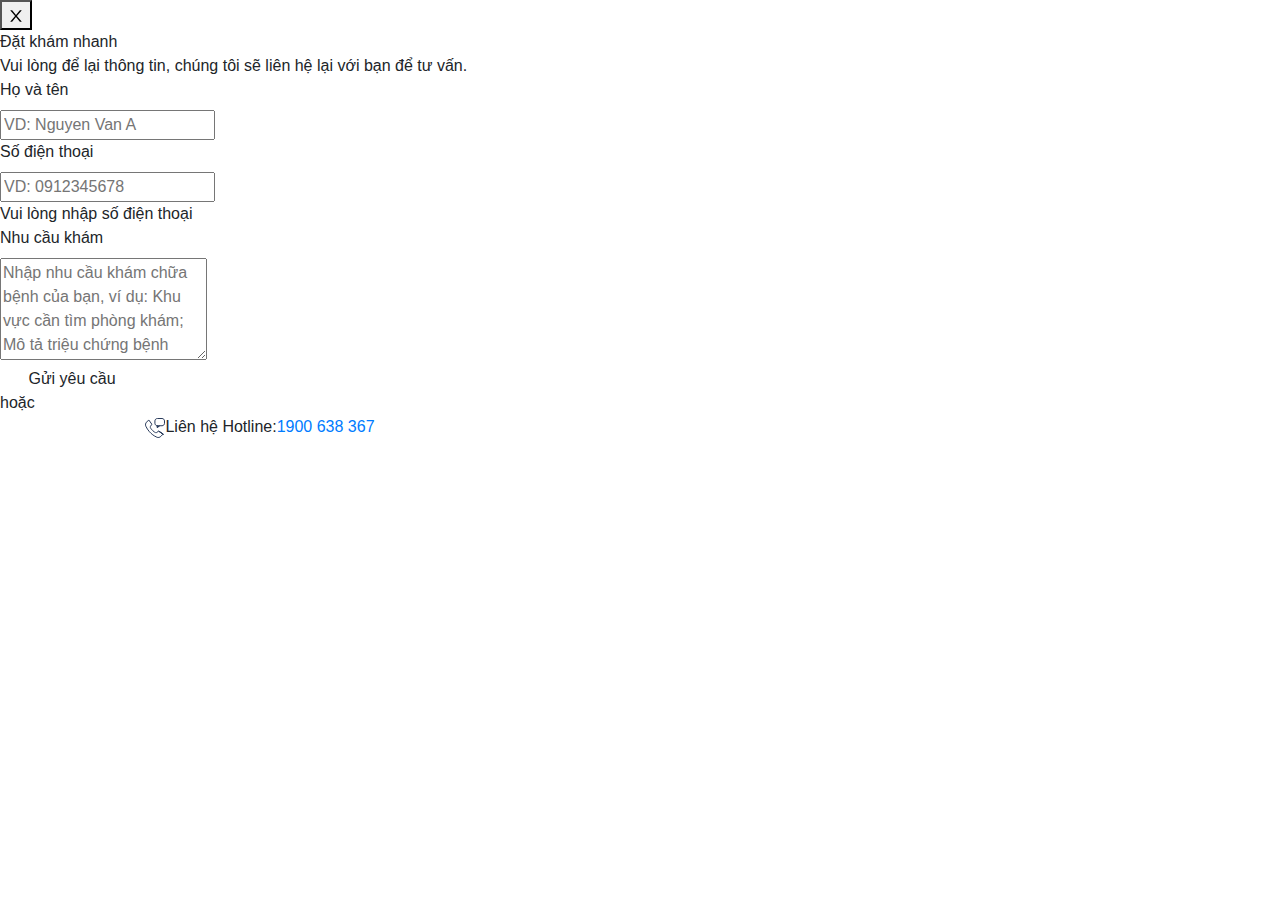
<file: demo.html>
<!DOCTYPE html>
<html lang="en">

<head>
    <meta charset="UTF-8">
    <meta http-equiv="X-UA-Compatible" content="IE=edge">
    <meta name="viewport" content="width=device-width, initial-scale=1.0">
    <title>Document</title>
    <script class="u-script" type="text/javascript" src="jquery.js" "=" " defer=" "></script>
    <script class="u-script " type="text/javascript " src="nicepage.js " "="" defer=""></script>
    <meta name="generator" content="Nicepage 4.15.11, nicepage.com">
    <link rel="stylesheet" href="https://cdn.jsdelivr.net/npm/bootstrap@4.3.1/dist/css/bootstrap.min.css" integrity="sha384-ggOyR0iXCbMQv3Xipma34MD+dH/1fQ784/j6cY/iJTQUOhcWr7x9JvoRxT2MZw1T" crossorigin="anonymous">
</head>

<body>
    <div tabindex="-1" class="ant-modal-wrap" style="">
        <div role="dialog" aria-modal="true" class="ant-modal booking-gg__container" style="width: 520px; transform-origin: 218px 300px;">
            <div tabindex="0" aria-hidden="true" style="width: 0px; height: 0px; overflow: hidden; outline: none;"></div>
            <div class="ant-modal-content"><button type="button" aria-label="Close" class="ant-modal-close"><span class="ant-modal-close-x"><span role="img" aria-label="close" class="anticon anticon-close ant-modal-close-icon"><svg viewBox="64 64 896 896" focusable="false" data-icon="close" width="1em" height="1em" fill="currentColor" aria-hidden="true"><path d="M563.8 512l262.5-312.9c4.4-5.2.7-13.1-6.1-13.1h-79.8c-4.7 0-9.2 2.1-12.3 5.7L511.6 449.8 295.1 191.7c-3-3.6-7.5-5.7-12.3-5.7H203c-6.8 0-10.5 7.9-6.1 13.1L459.4 512 196.9 824.9A7.95 7.95 0 00203 838h79.8c4.7 0 9.2-2.1 12.3-5.7l216.5-258.1 216.5 258.1c3 3.6 7.5 5.7 12.3 5.7h79.8c6.8 0 10.5-7.9 6.1-13.1L563.8 512z"></path></svg></span></span></button>
                <div class="ant-modal-body">
                    <div class="header">
                        <div class="title">Đặt khám nhanh</div>
                        <div class="sub-title">Vui lòng để lại thông tin, chúng tôi sẽ liên hệ lại với bạn để tư vấn.</div>
                    </div>
                    <div class="booking-gg__body">
                        <form class="ant-form ant-form-vertical form-container">
                            <div class="ant-row" style="margin-left: -10px; margin-right: -10px;">
                                <div class="ant-col mb-8px ant-col-xs-24 ant-col-sm-24 ant-col-md-24 ant-col-lg-12" style="padding-left: 10px; padding-right: 10px;">
                                    <div class="ant-row ant-form-item form-input ant-form-item-has-success">
                                        <div class="ant-col ant-form-item-label"><label for="name" class="ant-form-item-required" title="Họ và tên">Họ và tên</label></div>
                                        <div class="ant-col ant-form-item-control">
                                            <div class="ant-form-item-control-input">
                                                <div class="ant-form-item-control-input-content"><input placeholder="VD: Nguyen Van A" maxlength="50" minlength="0" id="name" class="ant-input ant-input-status-success" type="text" value=""></div>
                                            </div>
                                        </div>
                                    </div>
                                </div>
                                <div class="ant-col mb-8px ant-col-xs-24 ant-col-sm-24 ant-col-md-24 ant-col-lg-12" style="padding-left: 10px; padding-right: 10px;">
                                    <div class="ant-row ant-form-item ant-form-item-with-help form-input ant-form-item-has-error">
                                        <div class="ant-col ant-form-item-label"><label for="phone" class="ant-form-item-required" title="Số điện thoại">Số điện thoại</label></div>
                                        <div class="ant-col ant-form-item-control">
                                            <div class="ant-form-item-control-input">
                                                <div class="ant-form-item-control-input-content"><input placeholder="VD: 0912345678" maxlength="20" minlength="10" id="phone" class="ant-input ant-input-status-error" type="text" value=""></div>
                                            </div>
                                            <div class="ant-form-item-explain ant-form-item-explain-connected">
                                                <div role="alert" class="ant-form-item-explain-error" style="">Vui lòng nhập số điện thoại</div>
                                                <div role="alert" class="ant-form-item-explain-error" style=""> </div>
                                            </div>
                                        </div>
                                    </div>
                                </div>
                                <div class="ant-col ant-col-24" style="padding-left: 10px; padding-right: 10px;">
                                    <div class="ant-row ant-form-item form-input">
                                        <div class="ant-col ant-form-item-label"><label for="description" class="" title="Nhu cầu khám">Nhu cầu khám</label></div>
                                        <div class="ant-col ant-form-item-control">
                                            <div class="ant-form-item-control-input">
                                                <div class="ant-form-item-control-input-content"><textarea placeholder="Nhập nhu cầu khám chữa bệnh của bạn, ví dụ: Khu vực cần tìm phòng khám; Mô tả triệu chứng bệnh hoặc chọn dịch vụ muốn hẹn khám; Chi phí có thể đáp ứng;..." rows="4" id="description"
                                                        class="ant-input"></textarea></div>
                                            </div>
                                        </div>
                                    </div>
                                </div>
                                <div class="ant-col ant-col-24" style="padding-left: 10px; padding-right: 10px;">
                                    <div class="btn-submit "><svg width="16" height="16" viewBox="0 0 16 16" fill="none" xmlns="http://www.w3.org/2000/svg"><path d="M15.67 0.329996C15.3931 0.0531527 15.0002 -0.0590349 14.6189 0.0299027C14.6171 0.0303089 14.6154 0.0307152 14.6136 0.0311527L2.04866 3.10625C0.842438 3.40143 0 4.4749 0 5.71672L0 7.375C0 7.97915 0.478719 8.47362 1.07678 8.49897L5.80313 9.30347C5.903 9.32047 6.00491 9.288 6.07653 9.21637L11.6464 3.64643C11.8417 3.45118 12.1583 3.45118 12.3536 3.64643C12.5488 3.84172 12.5488 4.15828 12.3536 4.35356L6.78366 9.9235C6.71203 9.99512 6.67956 10.097 6.69656 10.1969L7.50103 14.9233C7.52638 15.5213 8.02085 16 8.625 16H10.2833C11.5251 16 12.5986 15.1576 12.8938 13.9514L15.9688 1.38637C15.9693 1.38462 15.9697 1.38287 15.9701 1.38112C16.0591 0.999809 15.9469 0.606872 15.67 0.329996Z" fill="white"></path></svg>
                                        <span class="ml-2">Gửi yêu cầu</span>
                                    </div>
                                </div>
                            </div>
                        </form>
                    </div>
                    <div class="footer">
                        <div class="text-decription"><span>hoặc</span></div>
                        <div class="d-flex flex-wrap justify-content-center"><span class="ic-hotline"><svg width="20" height="20" viewBox="0 0 16 16" fill="none" xmlns="http://www.w3.org/2000/svg"><path d="M9.80529 6.22066V6.54736V7.53206C9.80529 7.55808 9.81996 7.5819 9.84333 7.59361L9.80529 6.22066ZM9.80529 6.22066L9.48518 6.15542M9.80529 6.22066L9.48518 6.15542M9.48518 6.15542C8.59886 5.97476 7.93009 5.18822 7.93009 4.25046V2.344C7.93009 1.27243 8.80252 0.4 9.87409 0.4H13.6245C14.7063 0.4 15.5997 1.27584 15.5997 2.344V4.25046C15.5997 5.31842 14.7064 6.19446 13.6245 6.19446H11.9056H11.7722M9.48518 6.15542L11.7722 6.19446M11.7722 6.19446L11.6656 6.27446M11.7722 6.19446L11.6656 6.27446M11.6656 6.27446L9.91537 7.5871C9.89451 7.60275 9.86664 7.60524 9.84338 7.59364L11.6656 6.27446ZM11.0344 10.5371L11.0344 10.5371C11.0117 10.5208 10.9815 10.5199 10.9579 10.5346L10.9578 10.5347L9.09017 11.7017L9.02684 11.7413L8.9535 11.7554C8.84937 11.7753 8.74056 11.7606 8.65557 11.7426C8.55837 11.7219 8.4442 11.686 8.31298 11.6315C8.05032 11.5223 7.70294 11.3319 7.26231 11.0129C6.5239 10.4784 5.73802 9.73495 5.15223 9.01744C4.718 8.48556 4.46981 8.06774 4.33641 7.75093C4.26971 7.59255 4.22906 7.45315 4.21048 7.33283C4.19419 7.22727 4.18707 7.08848 4.23767 6.96082L4.25105 6.92704L4.27031 6.89623L5.44294 5.01971L5.44295 5.01969C5.45772 4.99606 5.45677 4.96584 5.4405 4.94314L3.06314 1.62828C3.06313 1.62828 3.06313 1.62827 3.06313 1.62827C3.05134 1.61184 3.03294 1.60144 3.01284 1.5998L3.01281 1.5998C2.9928 1.59816 2.97282 1.60546 2.95852 1.61975L1.24809 3.33006C0.395593 4.1825 0.161358 5.47841 0.657146 6.55041C1.39996 8.15643 2.36412 9.64009 3.52272 10.9604C5.17769 12.8464 7.17735 14.3269 9.46813 15.3621L9.46814 15.3621C10.5098 15.8329 11.7839 15.5929 12.6309 14.7459L12.6309 14.7459L14.3578 13.019C14.3578 13.019 14.3578 13.019 14.3579 13.019M11.0344 10.5371L14.7765 12.9321C14.7877 13.0693 14.738 13.2045 14.6407 13.3018L14.3579 13.019M11.0344 10.5371L14.3493 12.9144M11.0344 10.5371L14.3493 12.9144M14.3579 13.019C14.3722 13.0046 14.3794 12.9848 14.3778 12.9647C14.3761 12.9445 14.3657 12.9262 14.3493 12.9144C14.3493 12.9144 14.3493 12.9144 14.3493 12.9144M14.3579 13.019L14.3493 12.9144" stroke="#293B5B" stroke-width="0.8"></path></svg></span><span>Liên hệ Hotline:</span>
                            <span class="link-hot-line"> <a href="tel:1900638367">1900 638 367</a></span>
                        </div>
                    </div>
                </div>
            </div>
            <div tabindex="0" aria-hidden="true" style="width: 0px; height: 0px; overflow: hidden; outline: none;"></div>
        </div>
    </div>
</body>

</html>
</file>
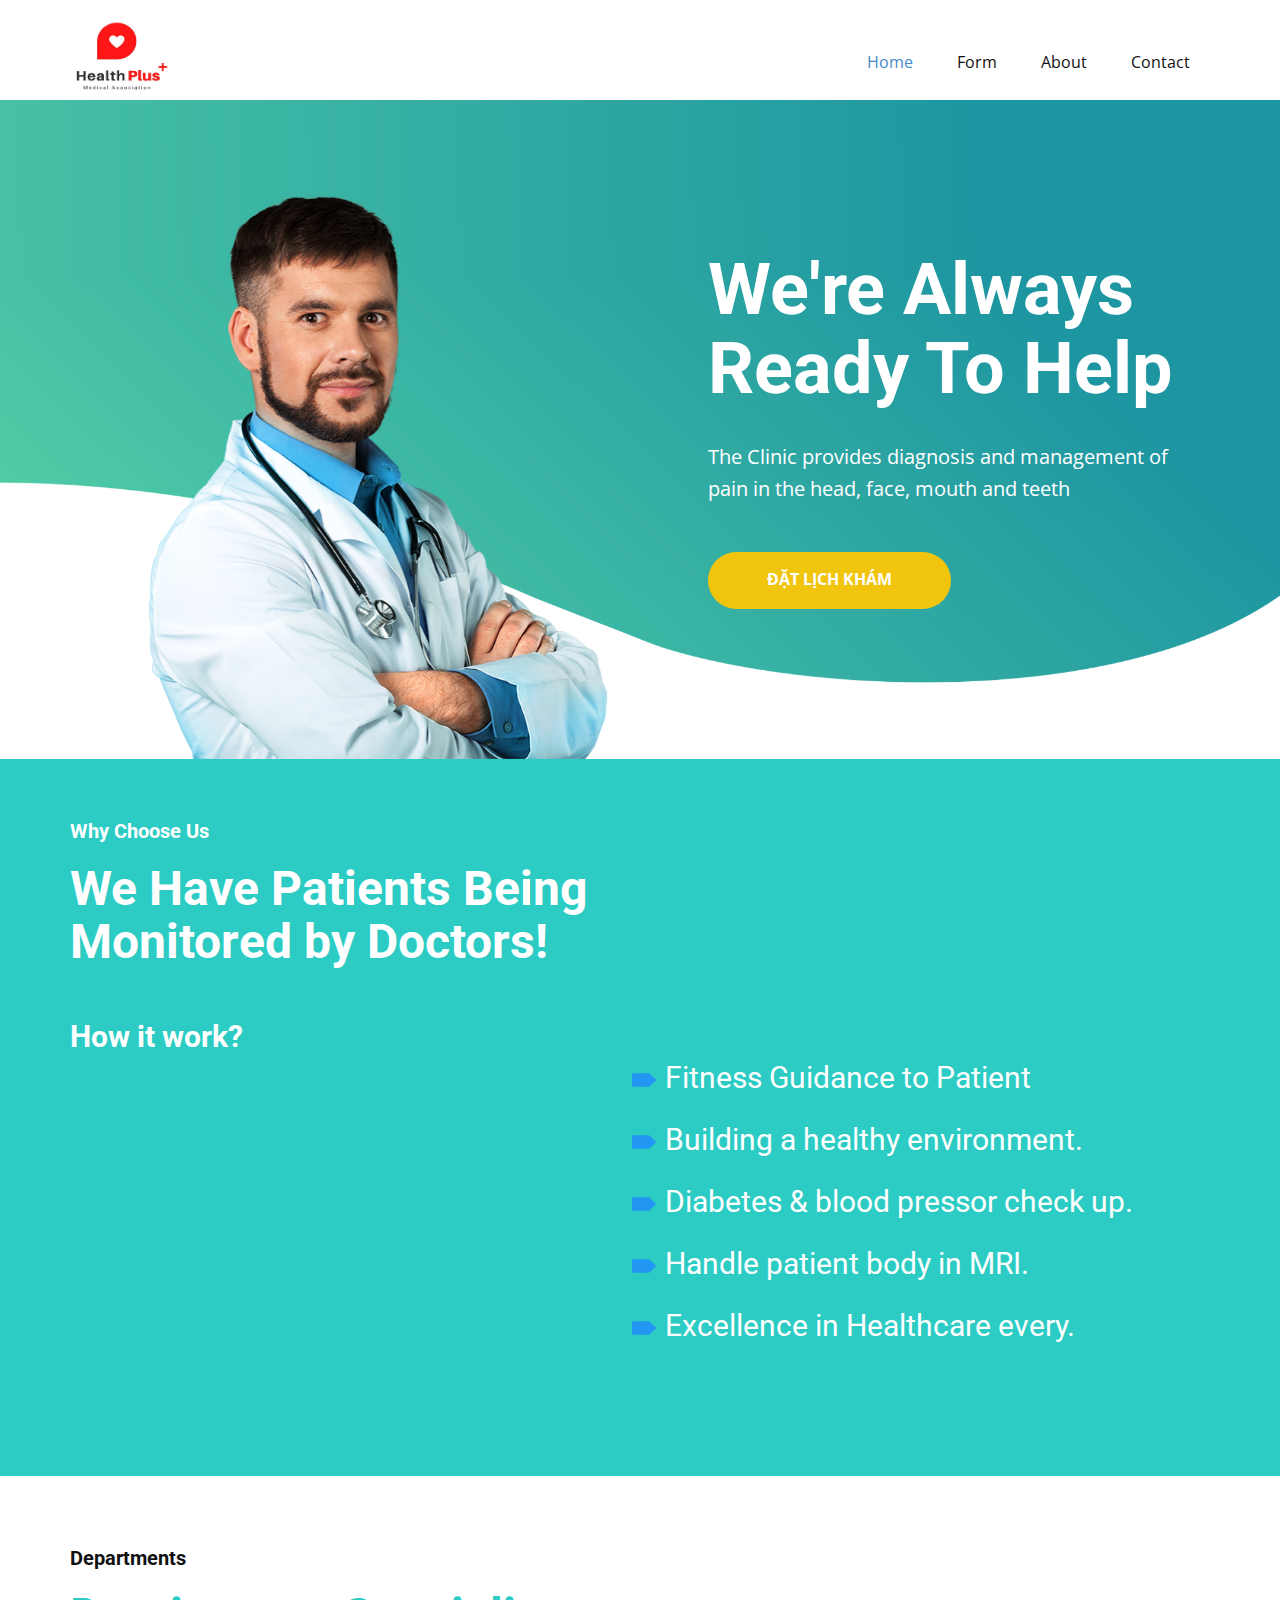
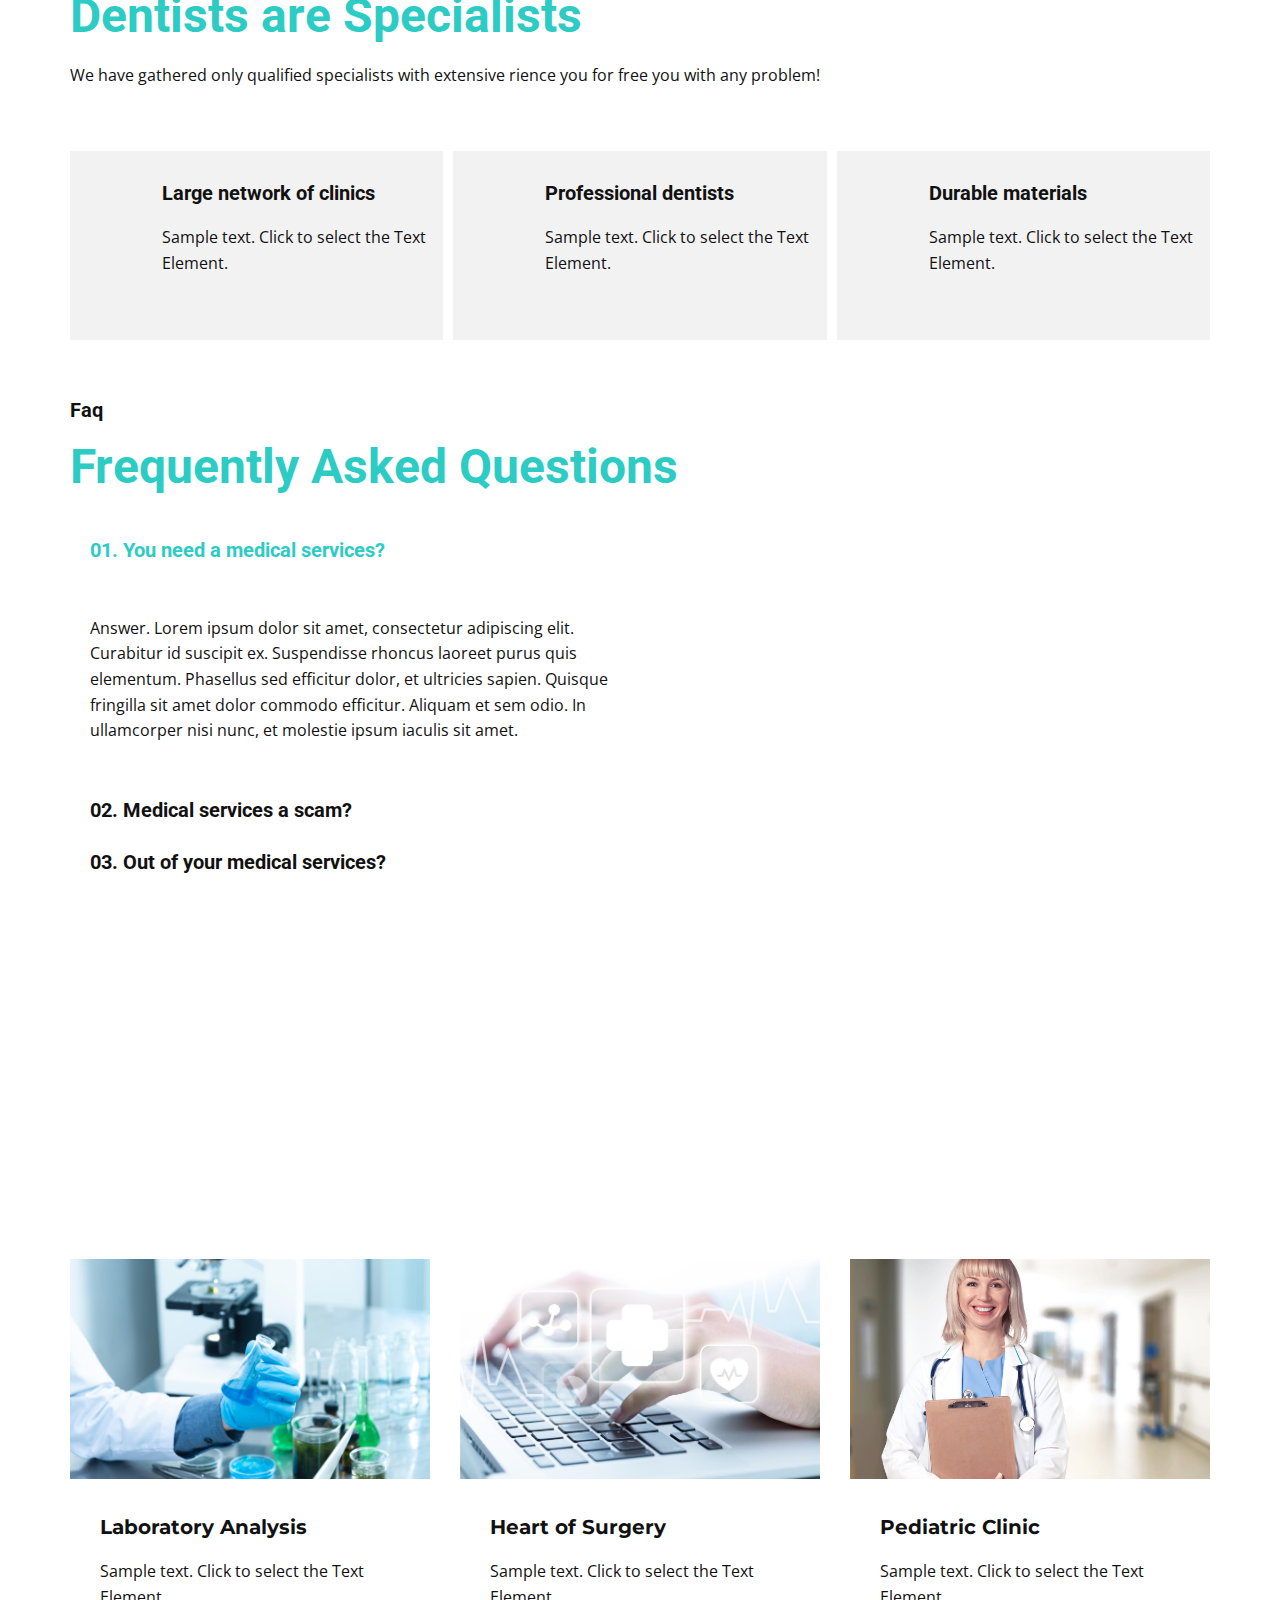
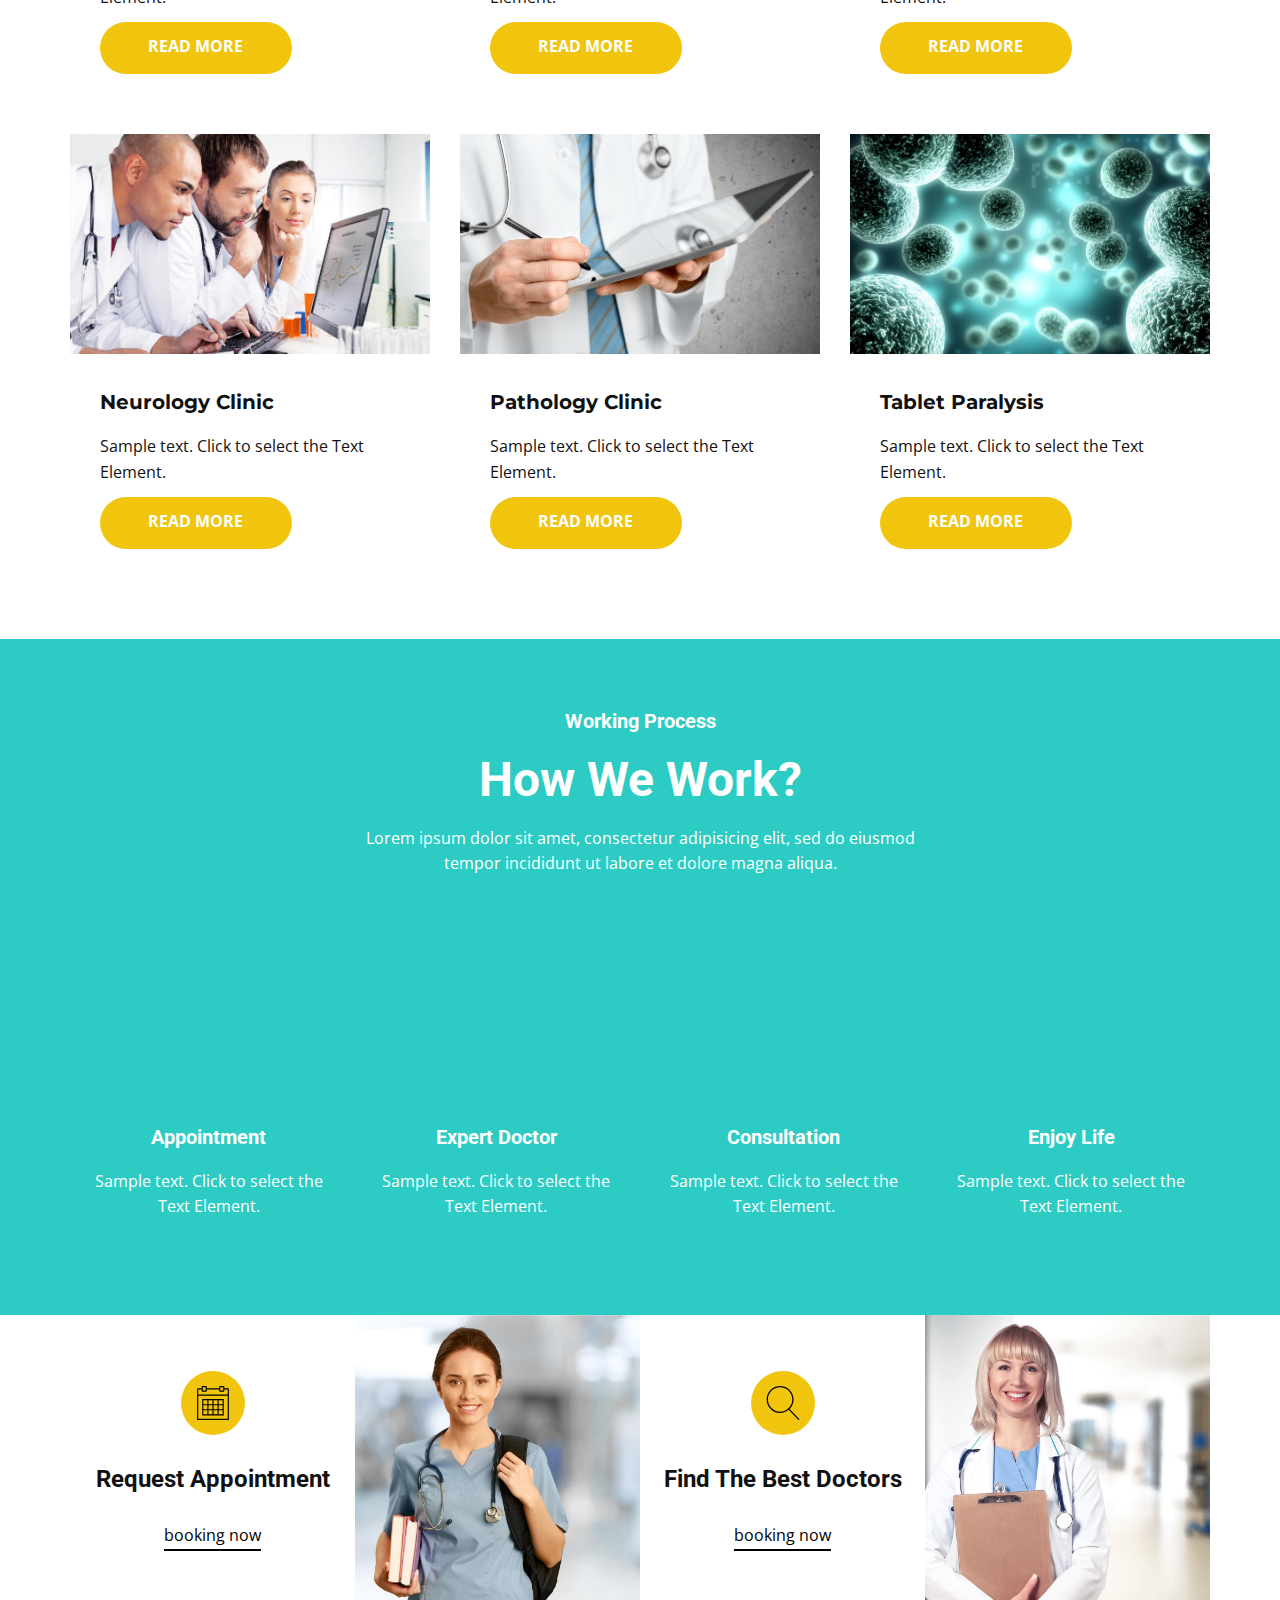
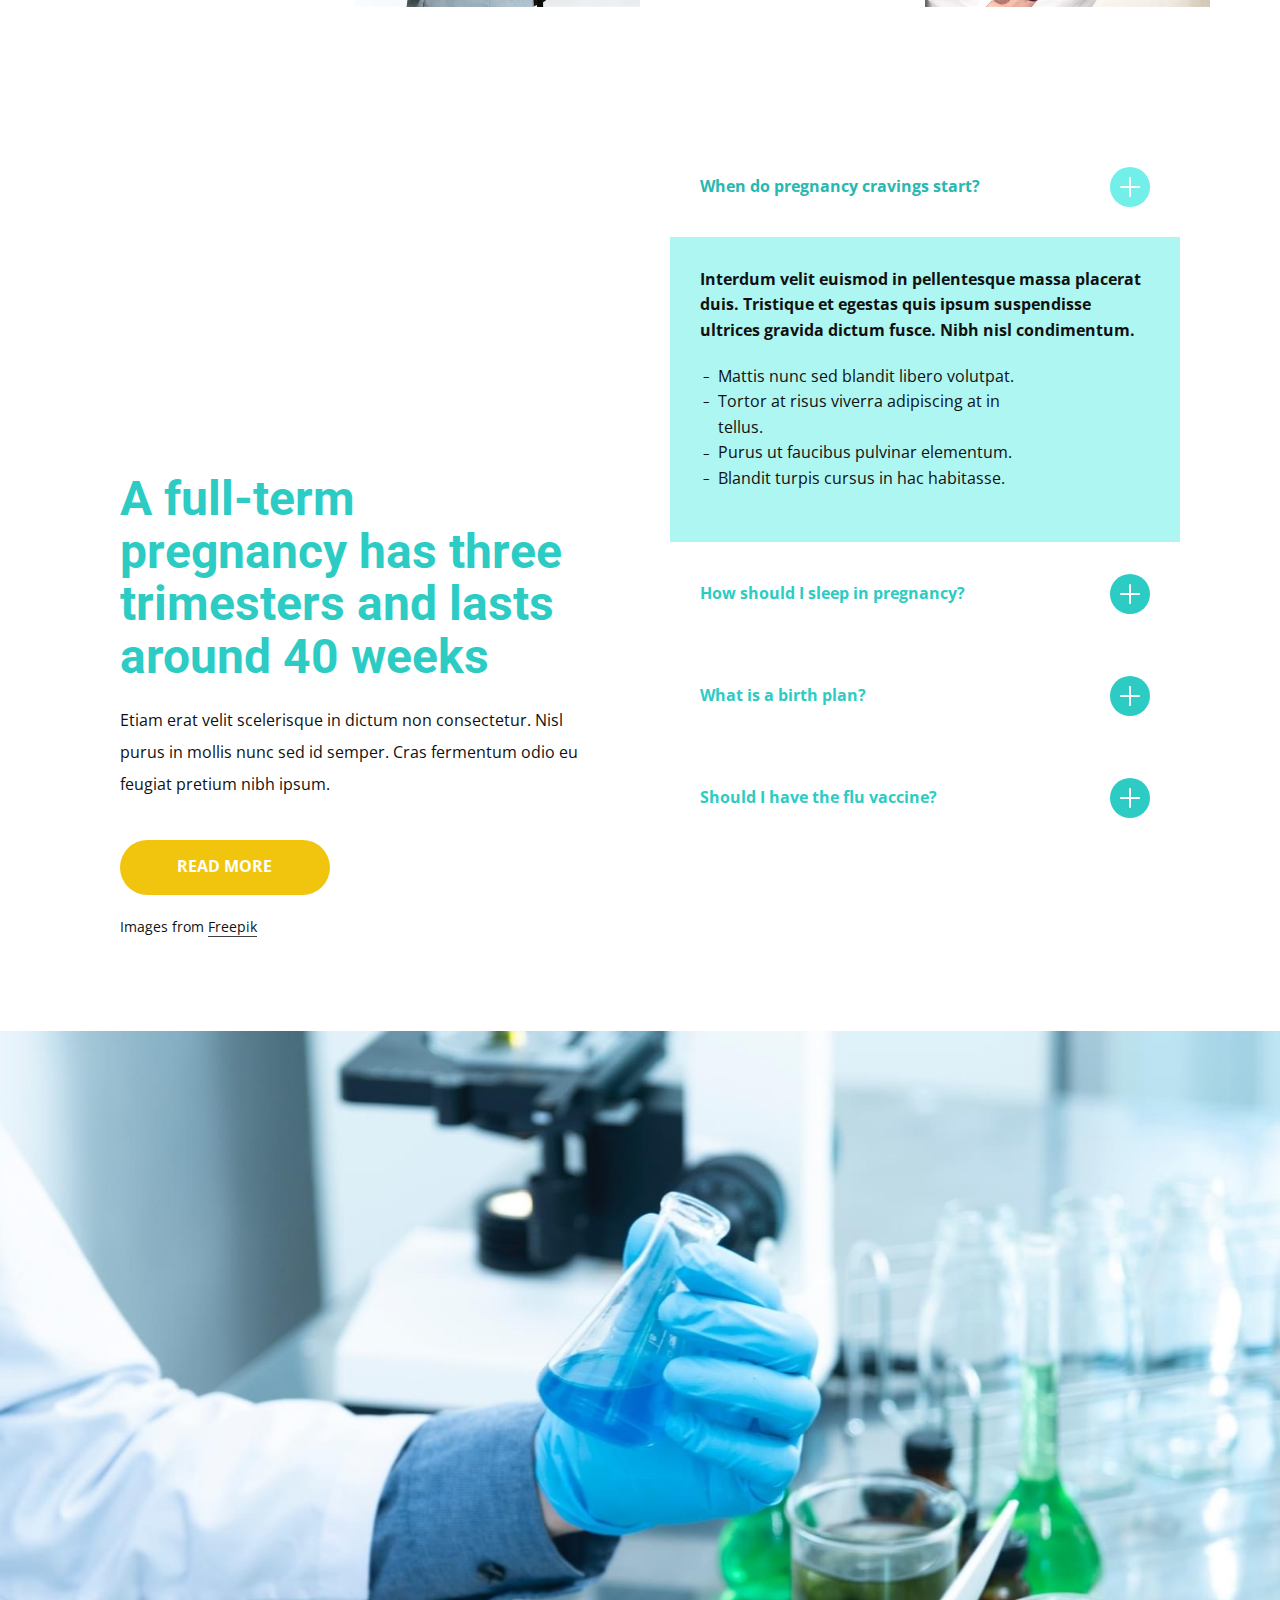
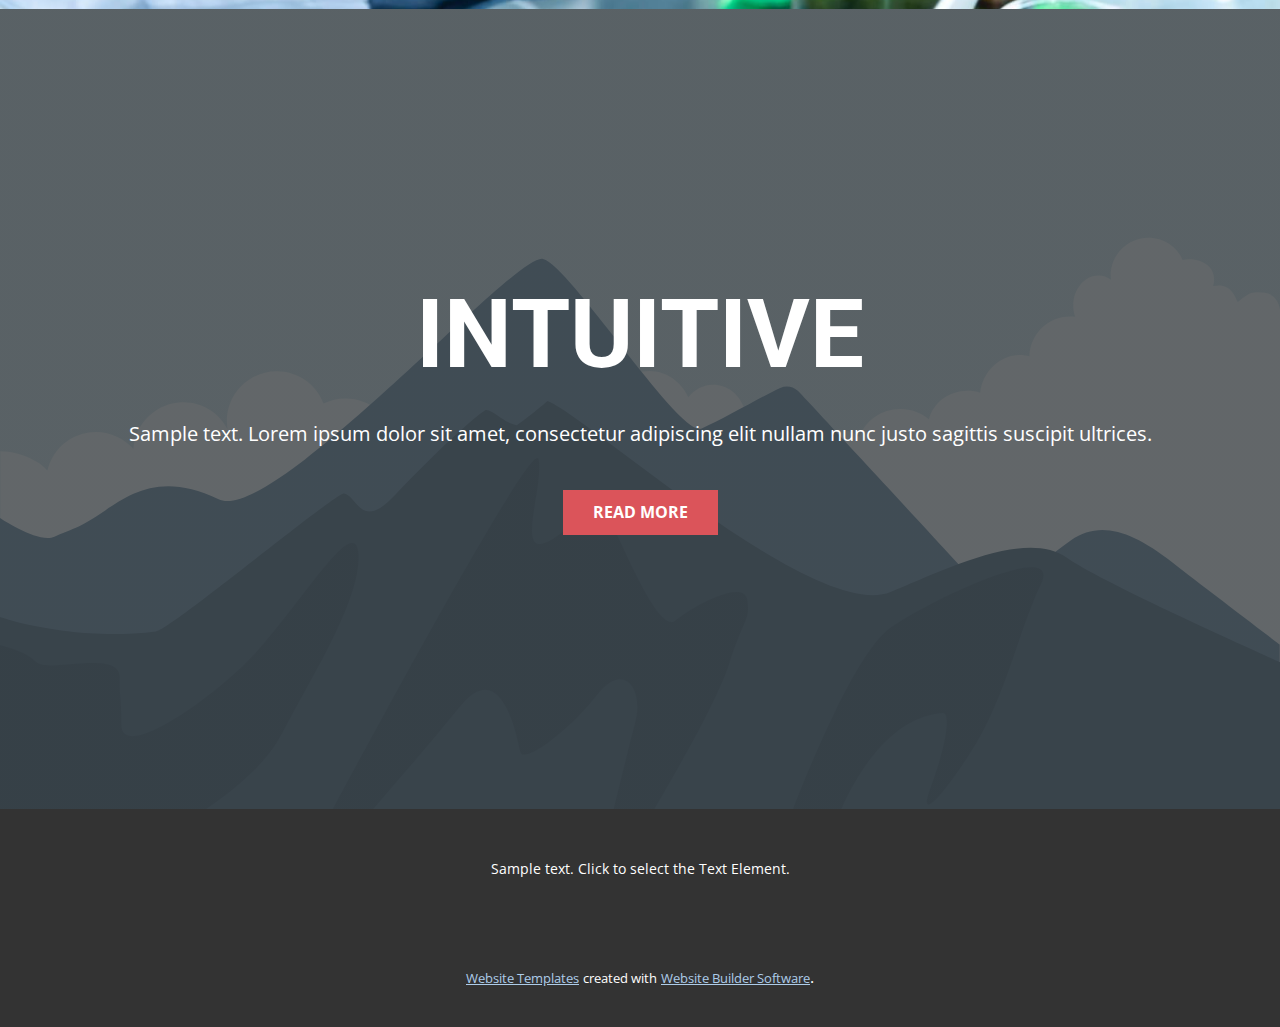
<file: Home.html>
<!DOCTYPE html>
<html style="font-size: 16px;" lang="en">

<head>
    <meta name="viewport" content="width=device-width, initial-scale=1.0">
    <meta charset="utf-8">
    <meta name="keywords" content="">
    <meta name="description" content="">
    <title>Home</title>
    <link rel="stylesheet" href="nicepage.css" media="screen">
    <link rel="stylesheet" href="Home.css" media="screen">
    <script class="u-script" type="text/javascript" src="jquery.js" "=" " defer=" "></script>
    <script class="u-script " type="text/javascript " src="nicepage.js " "="" defer=""></script>
    <meta name="generator" content="Nicepage 4.15.11, nicepage.com">
    <link id="u-theme-google-font" rel="stylesheet" href="https://fonts.googleapis.com/css?family=Roboto:100,100i,300,300i,400,400i,500,500i,700,700i,900,900i|Open+Sans:300,300i,400,400i,500,500i,600,600i,700,700i,800,800i">
    <link id="u-page-google-font" rel="stylesheet" href="https://fonts.googleapis.com/css?family=Montserrat:100,100i,200,200i,300,300i,400,400i,500,500i,600,600i,700,700i,800,800i,900,900i">

    <link rel="stylesheet" href="https://cdnjs.cloudflare.com/ajax/libs/font-awesome/4.7.0/css/font-awesome.min.css">
    <link rel="preconnect" href="https://fonts.gstatic.com" />
    <link rel="stylesheet" href="https://fonts.googleapis.com/css?family=Muli&display=swap">

    <script>
        jQuery(document).ready(function($) {

            var TopFixMenu = $("#u-nav-container-scroll");

            $(window).scroll(function() {

                if ($(this).scrollTop() > 200) {

                    TopFixMenu.show();
                } else {
                    TopFixMenu.hide();
                }
            })
        })
    </script>


    <script type="application/ld+json">
        {
            "@context": "http://schema.org",
            "@type": "Organization",
            "name": "",
            "logo": "images/default-logo.png"
        }
    </script>
    <meta name="theme-color" content="#478ac9">
    <meta property="og:title" content="Home">
    <meta property="og:type" content="website">
</head>

<body class="u-body u-xl-mode" data-lang="en">
    <header class="u-clearfix u-header u-header" id="sec-b139">
        <div class="u-clearfix u-sheet u-valign-middle u-sheet-1">
            <a href="Home.html" class="u-image u-logo u-image-1">
                <img src="images/logo.png" class="u-logo-image u-logo-image-1" alt="">
            </a>
            <nav class="u-menu u-menu-dropdown u-offcanvas u-menu-1">
                <div class="menu-collapse" style="font-size: 1rem; letter-spacing: 0px;">
                    <a class="u-button-style u-custom-left-right-menu-spacing u-custom-padding-bottom u-custom-top-bottom-menu-spacing u-nav-link u-text-active-palette-1-base u-text-hover-palette-2-base" href="#">
                        <svg class="u-svg-link" viewBox="0 0 24 24"><use xmlns:xlink="http://www.w3.org/1999/xlink" xlink:href="#menu-hamburger"></use></svg>
                        <svg class="u-svg-content" version="1.1" id="menu-hamburger" viewBox="0 0 16 16" x="0px" y="0px" xmlns:xlink="http://www.w3.org/1999/xlink" xmlns="http://www.w3.org/2000/svg"><g><rect y="1" width="16" height="2"></rect><rect y="7" width="16" height="2"></rect><rect y="13" width="16" height="2"></rect>
</g></svg>
                    </a>
                </div>
                <div class="u-nav-container">
                    <ul class="u-nav u-unstyled u-nav-1">
                        <li class="u-nav-item"><a class="u-button-style u-nav-link u-text-active-palette-1-base u-text-hover-palette-2-base" href="Home.html" style="padding: 10px 20px;">Home</a>
                        </li>
                        <li class="u-nav-item"><a class="u-button-style u-nav-link u-text-active-palette-1-base u-text-hover-palette-2-base" href="Form.html" style="padding: 10px 20px;">Form</a>
                            <ul class="drop-down">
                                <li><a href="" class="u-button-style u-nav-link u-text-active-palette-1-base u-text-hover-palette-2-base">Appointments</a></li>
                                <li><a href="" class="u-button-style u-nav-link u-text-active-palette-1-base u-text-hover-palette-2-base">Medicine Dosage Schedules</a></li>
                                <li><a href="" class="u-button-style u-nav-link u-text-active-palette-1-base u-text-hover-palette-2-base">Personal Health Vitals</a></li>
                            </ul>
                        </li>
                        <li class="u-nav-item"><a class="u-button-style u-nav-link u-text-active-palette-1-base u-text-hover-palette-2-base" href="About.html" style="padding: 10px 20px;">About</a>
                        </li>
                        <li class="u-nav-item"><a class="u-button-style u-nav-link u-text-active-palette-1-base u-text-hover-palette-2-base" href="Contact.html" style="padding: 10px 20px;">Contact</a>
                        </li>
                    </ul>
                </div>
                <!--SCROLLLL -->

                <!--Back to top -->
                <button id="myBtn" title="Back to top"><i class="fa fa-chevron-up" aria-hidden="true"></i></button>
                <script>
                    window.onscroll = function() {
                        scrollFunction()
                    };

                    function scrollFunction() {
                        if (document.body.scrollTop > 600 || document.documentElement.scrollTop > 600) {
                            document.getElementById("myBtn").style.display = "block";
                        } else {
                            document.getElementById("myBtn").style.display = "none";
                        }
                    }
                    document.getElementById('myBtn').addEventListener("click", function() {
                        document.body.scrollTop = 0;
                        document.documentElement.scrollTop = 0;
                    });
                </script>

                <div class="u-nav-container-collapse">
                    <div class="u-black u-container-style u-inner-container-layout u-opacity u-opacity-95 u-sidenav">
                        <div class="u-inner-container-layout u-sidenav-overflow">
                            <div class="u-menu-close"></div>
                            <ul class="u-align-center u-nav u-popupmenu-items u-unstyled u-nav-2">
                                <li class="u-nav-item"><a class="u-button-style u-nav-link" href="Home.html">Home</a>
                                </li>
                                <li class="u-nav-item"><a class="u-button-style u-nav-link" href="form.html">Form</a>

                                </li>
                                <li class="u-nav-item"><a class="u-button-style u-nav-link" href="About.html">About</a>
                                </li>
                                <li class="u-nav-item"><a class="u-button-style u-nav-link" href="Contact.html">Contact</a>
                                </li>
                            </ul>
                        </div>
                    </div>
                    <div class="u-black u-menu-overlay u-opacity u-opacity-70"></div>
                </div>
            </nav>
        </div>
    </header>
    <section class="u-clearfix u-image u-section-1" id="carousel_3112">
        <div class="u-clearfix u-sheet u-sheet-1">
            <div class="u-clearfix u-layout-wrap u-layout-wrap-1">
                <div class="u-layout">
                    <div class="u-layout-row">
                        <div class="u-container-style u-expand-resize u-layout-cell u-left-cell u-size-32 u-layout-cell-1" src="">
                            <div class="u-container-layout u-valign-bottom">
                                <img class="u-image u-image-contain u-image-1" src="images/6158b984e0fd04ce18f390ab2b6eab25.png" data-animation-name="customAnimationIn" data-animation-duration="2000" alt="">
                            </div>
                        </div>
                        <div class="u-align-left u-container-style u-expand-resize u-layout-cell u-right-cell u-size-28 u-layout-cell-2">
                            <div class="u-container-layout u-valign-middle u-container-layout-2">
                                <h1 class="u-text u-text-body-alt-color u-text-1">We're Always <br>Ready To Help
                                </h1>
                                <p class="u-text u-text-body-alt-color u-text-2">The Clinic provides diagnosis and management of pain in the head, face, mouth and teeth</p>
                                <a href="" class="u-border-none u-btn u-btn-round u-button-style u-palette-3-base u-radius-50 u-text-body-alt-color u-btn-1">Đặt lịch khám</a>
                            </div>
                        </div>
                    </div>
                </div>
            </div>
        </div>
    </section>
    <section class="u-align-left u-clearfix u-palette-4-base u-section-2" id="carousel_e168">
        <div class="u-clearfix u-sheet u-sheet-1">
            <h5 class="u-text u-text-default u-text-1"> Why Choose Us</h5>
            <h2 class="u-text u-text-2"> We Have Patients Being Monitored by Doctors!</h2>
            <div class="u-clearfix u-expanded-width u-layout-wrap u-layout-wrap-1">
                <div class="u-layout">
                    <div class="u-layout-row">
                        <div class="u-container-style u-layout-cell u-size-28 u-layout-cell-1">
                            <div class="u-container-layout u-valign-top u-container-layout-1">
                                <h3 class="u-text u-text-default u-text-3"> How it work?</h3>
                                <div class="u-image u-image-circle u-image-1" alt="" data-image-width="720" data-image-height="1080" data-animation-name="customAnimationIn" data-animation-duration="2000"></div>
                            </div>
                        </div>
                        <div class="u-container-style u-layout-cell u-size-32 u-layout-cell-2">
                            <div class="u-container-layout u-valign-middle u-container-layout-2">
                                <ul class="u-custom-font u-custom-list u-heading-font u-spacing-14 u-text u-text-default u-text-4">
                                    <li>
                                        <div class="u-list-icon u-text-palette-3-base u-list-icon-1">
                                            <svg class="u-svg-content" viewBox="0 0 512 512" id="svg-4065"><path d="m506.88 244.288-137.856-128c-2.944-2.752-6.848-4.288-10.88-4.288h-342.144c-8.832 0-16 7.168-16 16v256c0 8.832 7.168 16 16 16h342.144c4.032 0 7.936-1.536 10.88-4.288l137.856-128c3.264-3.008 5.12-7.264 5.12-11.712s-1.856-8.704-5.12-11.712z" fill="currentColor"></path></svg>
                                        </div> Fitness Guidance to Patient
                                    </li>
                                    <li>
                                        <div class="u-list-icon u-text-palette-3-base u-list-icon-2">
                                            <svg class="u-svg-content" viewBox="0 0 512 512" id="svg-4065"><path d="m506.88 244.288-137.856-128c-2.944-2.752-6.848-4.288-10.88-4.288h-342.144c-8.832 0-16 7.168-16 16v256c0 8.832 7.168 16 16 16h342.144c4.032 0 7.936-1.536 10.88-4.288l137.856-128c3.264-3.008 5.12-7.264 5.12-11.712s-1.856-8.704-5.12-11.712z" fill="currentColor"></path></svg>
                                        </div>Building a healthy environment.
                                    </li>
                                    <li>
                                        <div class="u-list-icon u-text-palette-3-base u-list-icon-3">
                                            <svg class="u-svg-content" viewBox="0 0 512 512" id="svg-4065"><path d="m506.88 244.288-137.856-128c-2.944-2.752-6.848-4.288-10.88-4.288h-342.144c-8.832 0-16 7.168-16 16v256c0 8.832 7.168 16 16 16h342.144c4.032 0 7.936-1.536 10.88-4.288l137.856-128c3.264-3.008 5.12-7.264 5.12-11.712s-1.856-8.704-5.12-11.712z" fill="currentColor"></path></svg>
                                        </div>Diabetes &amp; blood pressor check up.
                                    </li>
                                    <li>
                                        <div class="u-list-icon u-text-palette-3-base u-list-icon-4">
                                            <svg class="u-svg-content" viewBox="0 0 512 512" id="svg-4065"><path d="m506.88 244.288-137.856-128c-2.944-2.752-6.848-4.288-10.88-4.288h-342.144c-8.832 0-16 7.168-16 16v256c0 8.832 7.168 16 16 16h342.144c4.032 0 7.936-1.536 10.88-4.288l137.856-128c3.264-3.008 5.12-7.264 5.12-11.712s-1.856-8.704-5.12-11.712z" fill="currentColor"></path></svg>
                                        </div>Handle patient body in MRI.
                                    </li>
                                    <li>
                                        <div class="u-list-icon u-text-palette-3-base u-list-icon-5">
                                            <svg class="u-svg-content" viewBox="0 0 512 512" id="svg-4065"><path d="m506.88 244.288-137.856-128c-2.944-2.752-6.848-4.288-10.88-4.288h-342.144c-8.832 0-16 7.168-16 16v256c0 8.832 7.168 16 16 16h342.144c4.032 0 7.936-1.536 10.88-4.288l137.856-128c3.264-3.008 5.12-7.264 5.12-11.712s-1.856-8.704-5.12-11.712z" fill="currentColor"></path></svg>
                                        </div>Excellence in Healthcare every.
                                    </li>
                                </ul>
                            </div>
                        </div>
                    </div>
                </div>
            </div>
        </div>
    </section>
    <section class="u-clearfix u-section-3" id="carousel_aa3d">
        <div class="u-clearfix u-sheet u-valign-middle-lg u-valign-middle-md u-valign-middle-sm u-valign-middle-xs u-sheet-1">
            <h5 class="u-text u-text-default u-text-1"> Departments</h5>
            <h2 class="u-text u-text-default u-text-palette-4-base u-text-2"> Dentists are Specialists</h2>
            <p class="u-heading-font u-text u-text-default u-text-3"> We have gathered only qualified specialists with extensive rience you for free you with any problem!</p>
            <div class="u-expanded-width u-list u-list-1">
                <div class="u-repeater u-repeater-1">
                    <div class="u-align-left u-container-style u-grey-5 u-list-item u-repeater-item u-list-item-1">
                        <div class="u-container-layout u-similar-container u-container-layout-1"><span class="u-file-icon u-icon u-icon-circle u-palette-3-base u-icon-1" data-animation-name="customAnimationIn" data-animation-duration="2000"><img src="images/1828743.png" alt=""></span>
                            <h5 class="u-text u-text-4"> Large network of clinics</h5>
                            <p class="u-heading-font u-text u-text-5">Sample text. Click to select the Text Element.</p>
                        </div>
                    </div>
                    <div class="u-align-left u-container-style u-grey-5 u-list-item u-repeater-item u-list-item-2">
                        <div class="u-container-layout u-similar-container u-container-layout-2"><span class="u-file-icon u-icon u-icon-circle u-palette-3-base u-icon-2" data-animation-name="customAnimationIn" data-animation-duration="2000"><img src="images/1828743.png" alt=""></span>
                            <h5 class="u-text u-text-6"> Professional dentists</h5>
                            <p class="u-heading-font u-text u-text-7">Sample text. Click to select the Text Element.</p>
                        </div>
                    </div>
                    <div class="u-align-left u-container-style u-grey-5 u-list-item u-repeater-item u-list-item-3">
                        <div class="u-container-layout u-similar-container u-container-layout-3"><span class="u-file-icon u-icon u-icon-circle u-palette-3-base u-icon-3" data-animation-name="customAnimationIn" data-animation-duration="2000"><img src="images/1828743.png" alt=""></span>
                            <h5 class="u-text u-text-8"> Durable materials</h5>
                            <p class="u-heading-font u-text u-text-9">Sample text. Click to select the Text Element.</p>
                        </div>
                    </div>
                </div>
            </div>
        </div>
    </section>
    <section class="u-clearfix u-section-4" id="carousel_96ea">
        <div class="u-clearfix u-sheet u-sheet-1">
            <h4 class="u-text u-text-default u-text-1"> Faq</h4>
            <h2 class="u-text u-text-default u-text-palette-4-base u-text-2"> Frequently Asked Questions</h2>
            <div class="u-accordion u-faq u-accordion-1">
                <div class="u-accordion-item">
                    <a class="active u-accordion-link u-button-style u-custom-font u-heading-font u-text-active-palette-4-base u-text-body-color u-accordion-link-1" id="link-" aria-controls="" aria-selected="true">
                        <span class="u-accordion-link-text"> 01. You need a medical services?</span>
                    </a>
                    <div class="u-accordion-active u-accordion-pane u-container-style u-accordion-pane-1" aria-labelledby="link-">
                        <div class="u-container-layout u-container-layout-1">
                            <div class="u-clearfix u-rich-text u-text">
                                <p>Answer. Lorem ipsum dolor sit amet, consectetur adipiscing elit. Curabitur id suscipit ex. Suspendisse rhoncus laoreet purus quis elementum. Phasellus sed efficitur dolor, et ultricies sapien. Quisque fringilla sit amet
                                    dolor commodo efficitur. Aliquam et sem odio. In ullamcorper nisi nunc, et molestie ipsum iaculis sit amet.</p>
                            </div>
                        </div>
                    </div>
                </div>
                <div class="u-accordion-item">
                    <a class="u-accordion-link u-button-style u-custom-font u-heading-font u-text-active-palette-4-base u-text-body-color u-accordion-link-2" id="link-" aria-controls="" aria-selected="false">
                        <span class="u-accordion-link-text"> 02. Medical services a scam?</span>
                    </a>
                    <div class="u-accordion-pane u-container-style u-accordion-pane-2" id="" aria-labelledby="link-">
                        <div class="u-container-layout u-container-layout-2">
                            <div class="u-clearfix u-rich-text u-text">
                                <p>Answer. Lorem ipsum dolor sit amet, consectetur adipiscing elit. Curabitur id suscipit ex. Suspendisse rhoncus laoreet purus quis elementum. Phasellus sed efficitur dolor, et ultricies sapien. Quisque fringilla sit amet
                                    dolor commodo efficitur. Aliquam et sem odio. In ullamcorper nisi nunc, et molestie ipsum iaculis sit amet.</p>
                            </div>
                        </div>
                    </div>
                </div>
                <div class="u-accordion-item">
                    <a class="u-accordion-link u-button-style u-custom-font u-heading-font u-text-active-palette-4-base u-text-body-color u-accordion-link-3" id="link-" aria-controls="" aria-selected="false">
                        <span class="u-accordion-link-text"> 03. Out of your medical services?</span>
                    </a>
                    <div class="u-accordion-pane u-container-style u-accordion-pane-3" aria-labelledby="link-">
                        <div class="u-container-layout u-container-layout-3">
                            <div class="u-clearfix u-rich-text u-text">
                                <p>Answer. Lorem ipsum dolor sit amet, consectetur adipiscing elit. Curabitur id suscipit ex. Suspendisse rhoncus laoreet purus quis elementum. Phasellus sed efficitur dolor, et ultricies sapien. Quisque fringilla sit amet
                                    dolor commodo efficitur. Aliquam et sem odio. In ullamcorper nisi nunc, et molestie ipsum iaculis sit amet.</p>
                            </div>
                        </div>
                    </div>
                </div>
            </div>
            <img class="u-image u-image-default u-image-1" src="images/pexels-karolina-grabowska-4386504.jpg" alt="" data-image-width="1280" data-image-height="853" data-animation-name="customAnimationIn" data-animation-duration="2000">
        </div>
    </section>
    <section class="u-clearfix u-section-5" id="carousel_b39d">
        <div class="u-clearfix u-sheet u-sheet-1">
            <div class="u-expanded-width u-list u-list-1">
                <div class="u-repeater u-repeater-1">
                    <div class="u-container-style u-list-item u-repeater-item">
                        <div class="u-container-layout u-similar-container u-container-layout-1">
                            <img class="u-expanded-width u-image u-image-default u-image-1" src="images/pexels-chokniti-khongchum-2280571.jpg" alt="" data-image-width="1619" data-image-height="1080"><span class="u-file-icon u-icon u-icon-rounded u-radius-20 u-text-palette-1-base u-white u-icon-1"
                                data-animation-name="customAnimationIn" data-animation-duration="2000"><img src="images/883407.png" alt=""></span>
                            <div class="u-container-style u-expanded-width u-group u-white u-group-1">
                                <div class="u-container-layout u-valign-bottom u-container-layout-2">
                                    <h5 class="u-custom-font u-font-montserrat u-text u-text-1"> Laboratory Analysis</h5>
                                    <p class="u-text u-text-2">Sample text. Click to select the Text Element.</p>
                                    <a href="https://nicepage.cloud" class="u-btn u-btn-round u-button-style u-palette-3-base u-radius-50 u-text-body-alt-color u-btn-1" data-animation-name="" data-animation-duration="0" data-animation-delay="0" data-animation-direction="">read more</a>
                                </div>
                            </div>
                        </div>
                    </div>
                    <div class="u-container-style u-list-item u-repeater-item">
                        <div class="u-container-layout u-similar-container u-container-layout-3">
                            <img class="u-expanded-width u-image u-image-default u-image-2" src="images/2378359_medium2000.jpg" alt="" data-image-width="150" data-image-height="100"><span class="u-file-icon u-icon u-icon-rounded u-radius-20 u-text-palette-1-base u-white u-icon-2"
                                data-animation-name="customAnimationIn" data-animation-duration="2000"><img src="images/31792.png" alt=""></span>
                            <div class="u-container-style u-expanded-width u-group u-white u-group-2">
                                <div class="u-container-layout u-valign-bottom u-container-layout-4">
                                    <h5 class="u-custom-font u-font-montserrat u-text u-text-default u-text-3"> Heart of Surgery</h5>
                                    <p class="u-text u-text-4">Sample text. Click to select the Text Element.</p>
                                    <a href="https://nicepage.com/website-design" class="u-btn u-btn-round u-button-style u-palette-3-base u-radius-50 u-text-body-alt-color u-btn-2" data-animation-name="" data-animation-duration="0" data-animation-delay="0" data-animation-direction=""> read more</a>
                                </div>
                            </div>
                        </div>
                    </div>
                    <div class="u-container-style u-list-item u-repeater-item">
                        <div class="u-container-layout u-similar-container u-container-layout-5">
                            <img class="u-expanded-width u-image u-image-default u-image-3" src="images/1773337_medium2000.jpg" alt="" data-image-width="1348" data-image-height="1000"><span class="u-file-icon u-icon u-icon-rounded u-radius-20 u-text-palette-1-base u-white u-icon-3"
                                data-animation-name="customAnimationIn" data-animation-duration="2000"><img src="images/2966334.png" alt=""></span>
                            <div class="u-container-style u-expanded-width u-group u-white u-group-3">
                                <div class="u-container-layout u-valign-bottom u-container-layout-6">
                                    <h5 class="u-custom-font u-font-montserrat u-text u-text-default u-text-5"> Pediatric Clinic</h5>
                                    <p class="u-text u-text-6">Sample text. Click to select the Text Element.</p>
                                    <a href="https://nicepage.best" class="u-btn u-btn-round u-button-style u-palette-3-base u-radius-50 u-text-body-alt-color u-btn-3" data-animation-name="" data-animation-duration="0" data-animation-delay="0" data-animation-direction=""> read more</a>
                                </div>
                            </div>
                        </div>
                    </div>
                    <div class="u-container-style u-list-item u-repeater-item">
                        <div class="u-container-layout u-similar-container u-container-layout-7">
                            <img class="u-expanded-width u-image u-image-default u-image-4" src="images/2062048_medium2000.jpg" alt="" data-image-width="150" data-image-height="90"><span class="u-file-icon u-icon u-icon-rounded u-radius-20 u-text-palette-1-base u-white u-icon-4"
                                data-animation-name="customAnimationIn" data-animation-duration="2000"><img src="images/1719695.png" alt=""></span>
                            <div class="u-container-style u-expanded-width u-group u-white u-group-4">
                                <div class="u-container-layout u-valign-bottom u-container-layout-8">
                                    <h5 class="u-custom-font u-font-montserrat u-text u-text-default u-text-7"> Neurology Clinic</h5>
                                    <p class="u-text u-text-8">Sample text. Click to select the Text Element.</p>
                                    <a href="https://nicepage.one" class="u-btn u-btn-round u-button-style u-palette-3-base u-radius-50 u-text-body-alt-color u-btn-4" data-animation-name="" data-animation-duration="0" data-animation-delay="0" data-animation-direction=""> read more</a>
                                </div>
                            </div>
                        </div>
                    </div>
                    <div class="u-container-style u-list-item u-repeater-item">
                        <div class="u-container-layout u-similar-container u-container-layout-9">
                            <img class="u-expanded-width u-image u-image-default u-image-5" src="images/2302047_medium2000.jpg" alt="" data-image-width="150" data-image-height="102"><span class="u-file-icon u-icon u-icon-rounded u-radius-20 u-text-palette-1-base u-white u-icon-5"
                                data-animation-name="customAnimationIn" data-animation-duration="2000"><img src="images/3700547.png" alt=""></span>
                            <div class="u-container-style u-expanded-width u-group u-white u-group-5">
                                <div class="u-container-layout u-valign-bottom u-container-layout-10">
                                    <h5 class="u-custom-font u-font-montserrat u-text u-text-default u-text-9"> Pathology Clinic</h5>
                                    <p class="u-text u-text-10">Sample text. Click to select the Text Element.</p>
                                    <a href="https://nicepage.review" class="u-btn u-btn-round u-button-style u-palette-3-base u-radius-50 u-text-body-alt-color u-btn-5" data-animation-name="" data-animation-duration="0" data-animation-delay="0" data-animation-direction=""> read more</a>
                                </div>
                            </div>
                        </div>
                    </div>
                    <div class="u-container-style u-list-item u-repeater-item">
                        <div class="u-container-layout u-similar-container u-container-layout-11">
                            <img class="u-expanded-width u-image u-image-default u-image-6" src="images/931111_medium2000.jpg" alt="" data-image-width="150" data-image-height="85"><span class="u-file-icon u-icon u-icon-rounded u-radius-20 u-text-palette-1-base u-white u-icon-6"
                                data-animation-name="customAnimationIn" data-animation-duration="2000"><img src="images/991921.png" alt=""></span>
                            <div class="u-container-style u-expanded-width u-group u-white u-group-6">
                                <div class="u-container-layout u-valign-bottom u-container-layout-12">
                                    <h5 class="u-custom-font u-font-montserrat u-text u-text-default u-text-11"> Tablet Paralysis</h5>
                                    <p class="u-text u-text-12">Sample text. Click to select the Text Element.</p>
                                    <a href="https://nicepage.com/static-site-generator" class="u-btn u-btn-round u-button-style u-palette-3-base u-radius-50 u-text-body-alt-color u-btn-6" data-animation-name="" data-animation-duration="0" data-animation-delay="0" data-animation-direction=""> read more</a>
                                </div>
                            </div>
                        </div>
                    </div>
                </div>
            </div>
        </div>
    </section>
    <section class="u-align-center u-clearfix u-palette-4-base u-section-6" id="carousel_7c33">
        <div class="u-clearfix u-sheet u-sheet-1">
            <h5 class="u-text u-text-default u-text-1"> Working Process</h5>
            <h2 class="u-text u-text-default u-text-2"> How We Work?</h2>
            <p class="u-text u-text-3"> Lorem ipsum dolor sit amet, consectetur adipisicing elit, sed do eiusmod tempor incididunt ut labore et dolore magna aliqua.</p>
            <div class="u-expanded-width u-list u-list-1">
                <div class="u-repeater u-repeater-1">
                    <div class="u-align-center u-container-style u-list-item u-repeater-item">
                        <div class="u-container-layout u-similar-container u-valign-top u-container-layout-1">
                            <div class="u-image u-image-circle u-image-1" alt="" data-image-width="720" data-image-height="1080" data-animation-name="customAnimationIn" data-animation-duration="2000"></div>
                            <h5 class="u-text u-text-default u-text-4"> Appointment</h5>
                            <p class="u-text u-text-default u-text-5">Sample text. Click to select the Text Element.</p>
                        </div>
                    </div>
                    <div class="u-align-center u-container-style u-list-item u-repeater-item">
                        <div class="u-container-layout u-similar-container u-valign-top u-container-layout-2">
                            <div class="u-image u-image-circle u-image-2" alt="" data-image-width="1667" data-image-height="1000" data-animation-name="customAnimationIn" data-animation-duration="2000"></div>
                            <h5 class="u-text u-text-default u-text-6"> Expert Doctor</h5>
                            <p class="u-text u-text-default u-text-7">Sample text. Click to select the Text Element.</p>
                        </div>
                    </div>
                    <div class="u-align-center u-container-style u-list-item u-repeater-item">
                        <div class="u-container-layout u-similar-container u-valign-top u-container-layout-3">
                            <div class="u-image u-image-circle u-image-3" alt="" data-image-width="1500" data-image-height="1000" data-animation-name="customAnimationIn" data-animation-duration="2000"></div>
                            <h5 class="u-text u-text-default u-text-8"> Consultation</h5>
                            <p class="u-text u-text-default u-text-9">Sample text. Click to select the Text Element.</p>
                        </div>
                    </div>
                    <div class="u-align-center u-container-style u-list-item u-repeater-item">
                        <div class="u-container-layout u-similar-container u-valign-top u-container-layout-4">
                            <div class="u-image u-image-circle u-image-4" alt="" data-image-width="1348" data-image-height="1000" data-animation-name="customAnimationIn" data-animation-duration="2000"></div>
                            <h5 class="u-text u-text-default u-text-10"> Enjoy Life</h5>
                            <p class="u-text u-text-default u-text-11">Sample text. Click to select the Text Element.</p>
                        </div>
                    </div>
                </div>
            </div>
        </div>
    </section>
    <section class="u-clearfix u-section-7" id="carousel_f0f9">
        <div class="u-clearfix u-sheet u-sheet-1">
            <div class="u-clearfix u-expanded-width u-layout-wrap u-layout-wrap-1">
                <div class="u-layout">
                    <div class="u-layout-row">
                        <div class="u-align-center u-container-style u-layout-cell u-shape-rectangle u-size-15 u-layout-cell-1">
                            <div class="u-container-layout u-valign-middle u-container-layout-1"><span class="u-icon u-icon-circle u-palette-3-base u-text-black u-icon-1"><svg class="u-svg-link" preserveAspectRatio="xMidYMin slice" viewBox="0 0 60 60" style=""><use xmlns:xlink="http://www.w3.org/1999/xlink" xlink:href="#svg-279e"></use></svg><svg class="u-svg-content" viewBox="0 0 60 60" x="0px" y="0px" id="svg-279e" style="enable-background:new 0 0 60 60;"><g><path d="M57,4h-7V1c0-0.553-0.447-1-1-1h-7c-0.553,0-1,0.447-1,1v3H19V1c0-0.553-0.447-1-1-1h-7c-0.553,0-1,0.447-1,1v3H3
		C2.447,4,2,4.447,2,5v11v43c0,0.553,0.447,1,1,1h54c0.553,0,1-0.447,1-1V16V5C58,4.447,57.553,4,57,4z M43,2h5v3v3h-5V5V2z M12,2h5
		v3v3h-5V5V2z M4,6h6v3c0,0.553,0.447,1,1,1h7c0.553,0,1-0.447,1-1V6h22v3c0,0.553,0.447,1,1,1h7c0.553,0,1-0.447,1-1V6h6v9H4V6z
		 M4,58V17h52v41H4z"></path><path d="M38,23h-7h-2h-7h-2h-9v9v2v7v2v9h9h2h7h2h7h2h9v-9v-2v-7v-2v-9h-9H38z M31,25h7v7h-7V25z M38,41h-7v-7h7V41z M22,34h7v7h-7
		V34z M22,25h7v7h-7V25z M13,25h7v7h-7V25z M13,34h7v7h-7V34z M20,50h-7v-7h7V50z M29,50h-7v-7h7V50z M38,50h-7v-7h7V50z M47,50h-7
		v-7h7V50z M47,41h-7v-7h7V41z M47,25v7h-7v-7H47z"></path>
</g></svg></span>
                                <h4 class="u-text u-text-1"> Request Appointment</h4>
                                <a href="https://nicepage.cloud" class="u-active-none u-border-2 u-border-active-black u-border-black u-border-hover-black u-btn u-button-style u-hover-none u-none u-text-black u-text-hover-black u-btn-1" data-animation-name="" data-animation-duration="0"
                                    data-animation-delay="0" data-animation-direction="">booking now</a>
                            </div>
                        </div>
                        <div class="u-container-style u-image u-layout-cell u-size-15 u-image-1" data-image-width="150" data-image-height="100">
                            <div class="u-container-layout u-container-layout-2"></div>
                        </div>
                        <div class="u-align-center u-container-style u-layout-cell u-shape-rectangle u-size-15 u-layout-cell-3">
                            <div class="u-container-layout u-valign-middle u-container-layout-3"><span class="u-icon u-icon-circle u-palette-3-base u-text-black u-icon-2"><svg class="u-svg-link" preserveAspectRatio="xMidYMin slice" viewBox="0 0 52.966 52.966" style=""><use xmlns:xlink="http://www.w3.org/1999/xlink" xlink:href="#svg-48d8"></use></svg><svg class="u-svg-content" viewBox="0 0 52.966 52.966" x="0px" y="0px" id="svg-48d8" style="enable-background:new 0 0 52.966 52.966;"><path d="M51.704,51.273L36.845,35.82c3.79-3.801,6.138-9.041,6.138-14.82c0-11.58-9.42-21-21-21s-21,9.42-21,21s9.42,21,21,21
	c5.083,0,9.748-1.817,13.384-4.832l14.895,15.491c0.196,0.205,0.458,0.307,0.721,0.307c0.25,0,0.499-0.093,0.693-0.279
	C52.074,52.304,52.086,51.671,51.704,51.273z M21.983,40c-10.477,0-19-8.523-19-19s8.523-19,19-19s19,8.523,19,19
	S32.459,40,21.983,40z"></path></svg></span>
                                <h4 class="u-text u-text-2"> Find The Best Doctors</h4>
                                <a href="https://nicepage.cloud" class="u-active-none u-border-2 u-border-active-black u-border-black u-border-hover-black u-btn u-button-style u-hover-none u-none u-text-black u-text-hover-black u-btn-2">booking now</a>
                            </div>
                        </div>
                        <div class="u-container-style u-image u-layout-cell u-size-15 u-image-2" data-image-width="150" data-image-height="111">
                            <div class="u-container-layout u-container-layout-4"></div>
                        </div>
                    </div>
                </div>
            </div>
        </div>
    </section>
    <section class="u-align-center u-clearfix u-section-8" id="carousel_f41d">
        <div class="u-clearfix u-sheet u-sheet-1">
            <div class="u-clearfix u-expanded-width u-layout-wrap u-layout-wrap-1">
                <div class="u-layout">
                    <div class="u-layout-row">
                        <div class="u-align-left u-container-style u-layout-cell u-size-30 u-layout-cell-1">
                            <div class="u-container-layout u-container-layout-1">
                                <div class="u-image u-image-circle u-image-1" alt="" data-image-width="984" data-image-height="648" data-animation-name="customAnimationIn" data-animation-duration="2000"></div>
                                <h2 class="u-text u-text-palette-4-base u-text-1"> A full-term pregnancy has three trimesters and lasts around 40 weeks</h2>
                                <p class="u-text u-text-2">Etiam erat velit scelerisque in dictum non consectetur. Nisl purus in mollis nunc sed id semper. Cras fermentum odio eu feugiat pretium nibh ipsum.</p>
                                <a href="https://nicepage.com/k/competition-website-templates" class="u-btn u-btn-round u-button-style u-palette-3-base u-radius-50 u-text-body-alt-color u-btn-1" data-animation-name="" data-animation-duration="0" data-animation-delay="0" data-animation-direction="">read more</a>
                                <p class="u-text u-text-3">Images from <a href="https://www.freepik.com/photos/people" class="u-active-none u-border-1 u-border-grey-75 u-btn u-button-link u-button-style u-hover-none u-none u-text-body-color u-btn-2" target="_blank">Freepik</a>
                                </p>
                            </div>
                        </div>
                        <div class="u-container-style u-layout-cell u-shape-rectangle u-size-30 u-layout-cell-2">
                            <div class="u-container-layout u-valign-top u-container-layout-2">
                                <div class="u-accordion u-expanded-width u-spacing-2 u-accordion-1">
                                    <div class="u-accordion-item u-accordion-item-1">
                                        <a class="active u-accordion-link u-button-style u-text-palette-4-base u-accordion-link-1" id="link-accordion-7c0e" aria-controls="accordion-7c0e" aria-selected="true">
                                            <span class="u-accordion-link-text"> When do pregnancy cravings start?</span><span class="u-accordion-link-icon u-active-palette-4-light-1 u-hover-palette-4-light-1 u-icon u-icon-circle u-palette-4-base u-text-active-white u-text-hover-white u-text-white u-icon-1"><svg class="u-svg-link" preserveAspectRatio="xMidYMin slice" viewBox="0 0 426.66667 426.66667" style=""><use xmlns:xlink="http://www.w3.org/1999/xlink" xlink:href="#svg-347e"></use></svg><svg class="u-svg-content" viewBox="0 0 426.66667 426.66667" id="svg-347e"><path d="m405.332031 192h-170.664062v-170.667969c0-11.773437-9.558594-21.332031-21.335938-21.332031-11.773437 0-21.332031 9.558594-21.332031 21.332031v170.667969h-170.667969c-11.773437 0-21.332031 9.558594-21.332031 21.332031 0 11.777344 9.558594 21.335938 21.332031 21.335938h170.667969v170.664062c0 11.777344 9.558594 21.335938 21.332031 21.335938 11.777344 0 21.335938-9.558594 21.335938-21.335938v-170.664062h170.664062c11.777344 0 21.335938-9.558594 21.335938-21.335938 0-11.773437-9.558594-21.332031-21.335938-21.332031zm0 0"></path></svg></span>
                                        </a>
                                        <div class="u-accordion-active u-accordion-pane u-align-left u-container-style u-palette-4-light-2 u-accordion-pane-1" id="accordion-7c0e" aria-labelledby="link-accordion-7c0e">
                                            <div class="u-container-layout u-valign-top u-container-layout-3">
                                                <p class="u-text u-text-4">Interdum velit euismod in pellentesque massa placerat duis. Tristique et egestas quis ipsum suspendisse ultrices gravida dictum fusce. Nibh nisl condimentum.</p>
                                                <ul class="u-custom-list u-text u-text-5">
                                                    <li>
                                                        <div class="u-list-icon">
                                                            <div xmlns="http://www.w3.org/2000/svg" xmlns:xlink="http://www.w3.org/1999/xlink" version="1.1" xml:space="preserve" class="u-svg-content">–</div>
                                                        </div>Mattis nunc sed blandit libero volutpat.
                                                    </li>
                                                    <li>
                                                        <div class="u-list-icon">
                                                            <div xmlns="http://www.w3.org/2000/svg" xmlns:xlink="http://www.w3.org/1999/xlink" version="1.1" xml:space="preserve" class="u-svg-content">–</div>
                                                        </div>Tortor at risus viverra adipiscing at in tellus.
                                                    </li>
                                                    <li>
                                                        <div class="u-list-icon">
                                                            <div xmlns="http://www.w3.org/2000/svg" xmlns:xlink="http://www.w3.org/1999/xlink" version="1.1" xml:space="preserve" class="u-svg-content">–</div>
                                                        </div>Purus ut faucibus pulvinar elementum.
                                                    </li>
                                                    <li>
                                                        <div class="u-list-icon">
                                                            <div xmlns="http://www.w3.org/2000/svg" xmlns:xlink="http://www.w3.org/1999/xlink" version="1.1" xml:space="preserve" class="u-svg-content">–</div>
                                                        </div>Blandit turpis cursus in hac habitasse.
                                                    </li>
                                                </ul>
                                            </div>
                                        </div>
                                    </div>
                                    <div class="u-accordion-item u-accordion-item-2">
                                        <a class="u-accordion-link u-button-style u-text-palette-4-base u-accordion-link-2" id="link-accordion-05cb" aria-controls="accordion-05cb" aria-selected="false">
                                            <span class="u-accordion-link-text"> How should I sleep in pregnancy?</span><span class="u-accordion-link-icon u-active-palette-4-light-1 u-hover-palette-4-light-1 u-icon u-icon-circle u-palette-4-base u-text-active-white u-text-hover-white u-text-white u-icon-2"><svg class="u-svg-link" preserveAspectRatio="xMidYMin slice" viewBox="0 0 426.66667 426.66667" style=""><use xmlns:xlink="http://www.w3.org/1999/xlink" xlink:href="#svg-ae03"></use></svg><svg class="u-svg-content" viewBox="0 0 426.66667 426.66667" id="svg-ae03"><path d="m405.332031 192h-170.664062v-170.667969c0-11.773437-9.558594-21.332031-21.335938-21.332031-11.773437 0-21.332031 9.558594-21.332031 21.332031v170.667969h-170.667969c-11.773437 0-21.332031 9.558594-21.332031 21.332031 0 11.777344 9.558594 21.335938 21.332031 21.335938h170.667969v170.664062c0 11.777344 9.558594 21.335938 21.332031 21.335938 11.777344 0 21.335938-9.558594 21.335938-21.335938v-170.664062h170.664062c11.777344 0 21.335938-9.558594 21.335938-21.335938 0-11.773437-9.558594-21.332031-21.335938-21.332031zm0 0"></path></svg></span>
                                        </a>
                                        <div class="u-accordion-pane u-container-style u-palette-4-light-2 u-accordion-pane-2" id="accordion-05cb" aria-labelledby="link-accordion-05cb">
                                            <div class="u-container-layout u-valign-top u-container-layout-4">
                                                <ul class="u-custom-list u-text u-text-6">
                                                    <li>
                                                        <div class="u-list-icon">
                                                            <div xmlns="http://www.w3.org/2000/svg" xmlns:xlink="http://www.w3.org/1999/xlink" version="1.1" xml:space="preserve" class="u-svg-content">–</div>
                                                        </div>Interdum velit euismod in pellentesque massa.
                                                    </li>
                                                    <li>
                                                        <div class="u-list-icon">
                                                            <div xmlns="http://www.w3.org/2000/svg" xmlns:xlink="http://www.w3.org/1999/xlink" version="1.1" xml:space="preserve" class="u-svg-content">–</div>
                                                        </div>Tristique et egestas quis ipsum suspendisse ultrices gravidae.
                                                    </li>
                                                    <li>
                                                        <div class="u-list-icon">
                                                            <div xmlns="http://www.w3.org/2000/svg" xmlns:xlink="http://www.w3.org/1999/xlink" version="1.1" xml:space="preserve" class="u-svg-content">–</div>
                                                        </div>Nibh nisl condimentum id venenatis a condimentum.
                                                    </li>
                                                    <li>
                                                        <div class="u-list-icon">
                                                            <div xmlns="http://www.w3.org/2000/svg" xmlns:xlink="http://www.w3.org/1999/xlink" version="1.1" xml:space="preserve" class="u-svg-content">–</div>
                                                        </div>Diam volutpat commodo sed egestas egestas fringilla.
                                                    </li>
                                                </ul>
                                            </div>
                                        </div>
                                    </div>
                                    <div class="u-accordion-item u-accordion-item-3">
                                        <a class="u-accordion-link u-button-style u-text-palette-4-base u-accordion-link-3" id="link-accordion-a6bb" aria-controls="accordion-a6bb" aria-selected="false">
                                            <span class="u-accordion-link-text"> What is a birth plan?</span><span class="u-accordion-link-icon u-active-palette-4-light-1 u-hover-palette-4-light-1 u-icon u-icon-circle u-palette-4-base u-text-active-white u-text-hover-white u-text-white u-icon-3"><svg class="u-svg-link" preserveAspectRatio="xMidYMin slice" viewBox="0 0 426.66667 426.66667" style=""><use xmlns:xlink="http://www.w3.org/1999/xlink" xlink:href="#svg-a4a8"></use></svg><svg class="u-svg-content" viewBox="0 0 426.66667 426.66667" id="svg-a4a8"><path d="m405.332031 192h-170.664062v-170.667969c0-11.773437-9.558594-21.332031-21.335938-21.332031-11.773437 0-21.332031 9.558594-21.332031 21.332031v170.667969h-170.667969c-11.773437 0-21.332031 9.558594-21.332031 21.332031 0 11.777344 9.558594 21.335938 21.332031 21.335938h170.667969v170.664062c0 11.777344 9.558594 21.335938 21.332031 21.335938 11.777344 0 21.335938-9.558594 21.335938-21.335938v-170.664062h170.664062c11.777344 0 21.335938-9.558594 21.335938-21.335938 0-11.773437-9.558594-21.332031-21.335938-21.332031zm0 0"></path></svg></span>
                                        </a>
                                        <div class="u-accordion-pane u-container-style u-palette-4-light-2 u-accordion-pane-3" id="accordion-a6bb" aria-labelledby="link-accordion-a6bb">
                                            <div class="u-container-layout u-valign-top u-container-layout-5">
                                                <ul class="u-custom-list u-text u-text-7">
                                                    <li>
                                                        <div class="u-list-icon">
                                                            <div xmlns="http://www.w3.org/2000/svg" xmlns:xlink="http://www.w3.org/1999/xlink" version="1.1" xml:space="preserve" class="u-svg-content">–</div>
                                                        </div>Mattis nunc sed blandit libero volutpat.
                                                    </li>
                                                    <li>
                                                        <div class="u-list-icon">
                                                            <div xmlns="http://www.w3.org/2000/svg" xmlns:xlink="http://www.w3.org/1999/xlink" version="1.1" xml:space="preserve" class="u-svg-content">–</div>
                                                        </div>Tortor at risus viverra adipiscing at in tellus.
                                                    </li>
                                                    <li>
                                                        <div class="u-list-icon">
                                                            <div xmlns="http://www.w3.org/2000/svg" xmlns:xlink="http://www.w3.org/1999/xlink" version="1.1" xml:space="preserve" class="u-svg-content">–</div>
                                                        </div>Purus ut faucibus pulvinar elementum.
                                                    </li>
                                                    <li>
                                                        <div class="u-list-icon">
                                                            <div xmlns="http://www.w3.org/2000/svg" xmlns:xlink="http://www.w3.org/1999/xlink" version="1.1" xml:space="preserve" class="u-svg-content">–</div>
                                                        </div>Blandit turpis cursus in hac habitasse.e.
                                                    </li>
                                                </ul>
                                            </div>
                                        </div>
                                    </div>
                                    <div class="u-accordion-item u-accordion-item-4">
                                        <a class="u-accordion-link u-button-style u-text-palette-4-base u-accordion-link-4" id="link-accordion-a6bb" aria-controls="accordion-a6bb" aria-selected="false">
                                            <span class="u-accordion-link-text"> Should I have the flu vaccine?</span><span class="u-accordion-link-icon u-active-palette-4-light-1 u-hover-palette-4-light-1 u-icon u-icon-circle u-palette-4-base u-text-active-white u-text-hover-white u-text-white u-icon-4"><svg class="u-svg-link" preserveAspectRatio="xMidYMin slice" viewBox="0 0 426.66667 426.66667" style=""><use xmlns:xlink="http://www.w3.org/1999/xlink" xlink:href="#svg-f384"></use></svg><svg class="u-svg-content" viewBox="0 0 426.66667 426.66667" id="svg-f384"><path d="m405.332031 192h-170.664062v-170.667969c0-11.773437-9.558594-21.332031-21.335938-21.332031-11.773437 0-21.332031 9.558594-21.332031 21.332031v170.667969h-170.667969c-11.773437 0-21.332031 9.558594-21.332031 21.332031 0 11.777344 9.558594 21.335938 21.332031 21.335938h170.667969v170.664062c0 11.777344 9.558594 21.335938 21.332031 21.335938 11.777344 0 21.335938-9.558594 21.335938-21.335938v-170.664062h170.664062c11.777344 0 21.335938-9.558594 21.335938-21.335938 0-11.773437-9.558594-21.332031-21.335938-21.332031zm0 0"></path></svg></span>
                                        </a>
                                        <div class="u-accordion-pane u-container-style u-palette-4-light-2 u-accordion-pane-4" id="accordion-a6bb" aria-labelledby="link-accordion-a6bb">
                                            <div class="u-container-layout u-valign-top u-container-layout-6">
                                                <ul class="u-custom-list u-text u-text-8">
                                                    <li>
                                                        <div class="u-list-icon">
                                                            <div xmlns="http://www.w3.org/2000/svg" xmlns:xlink="http://www.w3.org/1999/xlink" version="1.1" xml:space="preserve" class="u-svg-content">–</div>
                                                        </div>Mattis nunc sed blandit libero volutpat.
                                                    </li>
                                                    <li>
                                                        <div class="u-list-icon">
                                                            <div xmlns="http://www.w3.org/2000/svg" xmlns:xlink="http://www.w3.org/1999/xlink" version="1.1" xml:space="preserve" class="u-svg-content">–</div>
                                                        </div>Tortor at risus viverra adipiscing at in tellus.
                                                    </li>
                                                    <li>
                                                        <div class="u-list-icon">
                                                            <div xmlns="http://www.w3.org/2000/svg" xmlns:xlink="http://www.w3.org/1999/xlink" version="1.1" xml:space="preserve" class="u-svg-content">–</div>
                                                        </div>Purus ut faucibus pulvinar elementum.
                                                    </li>
                                                    <li>
                                                        <div class="u-list-icon">
                                                            <div xmlns="http://www.w3.org/2000/svg" xmlns:xlink="http://www.w3.org/1999/xlink" version="1.1" xml:space="preserve" class="u-svg-content">–</div>
                                                        </div>Blandit turpis cursus in hac habitasse.e.
                                                    </li>
                                                </ul>
                                            </div>
                                        </div>
                                    </div>
                                </div>
                            </div>
                        </div>
                    </div>
                </div>
            </div>
        </div>
    </section>
    <section class="u-clearfix u-image u-section-9" id="carousel_aca8" data-image-width="1619" data-image-height="1080">
        <div class="u-clearfix u-sheet u-valign-middle u-sheet-1">
            <div class="u-align-center u-container-style u-group u-white u-group-1" data-animation-name="customAnimationIn" data-animation-duration="2000">
                <div class="u-container-layout u-valign-middle-md u-valign-middle-sm u-valign-middle-xs u-valign-top-lg u-valign-top-xl u-container-layout-1">
                    <h3 class="u-text u-text-palette-4-base u-text-1">Contacts</h3>
                    <h2 class="u-text u-text-2">monday — friday<br><b>8.00 </b>am —&nbsp;<b>8.00 </b>pm<br>call us <b>(111) 252 3366</b>
                    </h2>
                </div>
            </div>
        </div>
    </section>
    <section class="u-align-center u-clearfix u-image u-shading u-section-10" src="" data-image-width="256" data-image-height="256" id="sec-923e">
        <div class="u-clearfix u-sheet u-valign-middle u-sheet-1">
            <h1 class="u-text u-text-default u-title u-text-1">INTUITIVE</h1>
            <p class="u-large-text u-text u-text-default u-text-variant u-text-2">Sample text. Lorem ipsum dolor sit amet, consectetur adipiscing elit nullam nunc justo sagittis suscipit ultrices.</p>
            <a href="#" class="u-btn u-button-style u-palette-2-base u-btn-1">Read More</a>
        </div>
    </section>


    <footer class="u-align-center u-clearfix u-footer u-grey-80 u-footer" id="sec-e089">
        <div class="u-clearfix u-sheet u-sheet-1">
            <p class="u-small-text u-text u-text-variant u-text-1">Sample text. Click to select the Text Element.</p>
        </div>
    </footer>
    <section class="u-backlink u-clearfix u-grey-80">
        <a class="u-link" href="https://nicepage.com/website-templates" target="_blank">
            <span>Website Templates</span>
        </a>
        <p class="u-text">
            <span>created with</span>
        </p>
        <a class="u-link" href="" target="_blank">
            <span>Website Builder Software</span>
        </a>.
    </section>

</body>

</html>
</file>
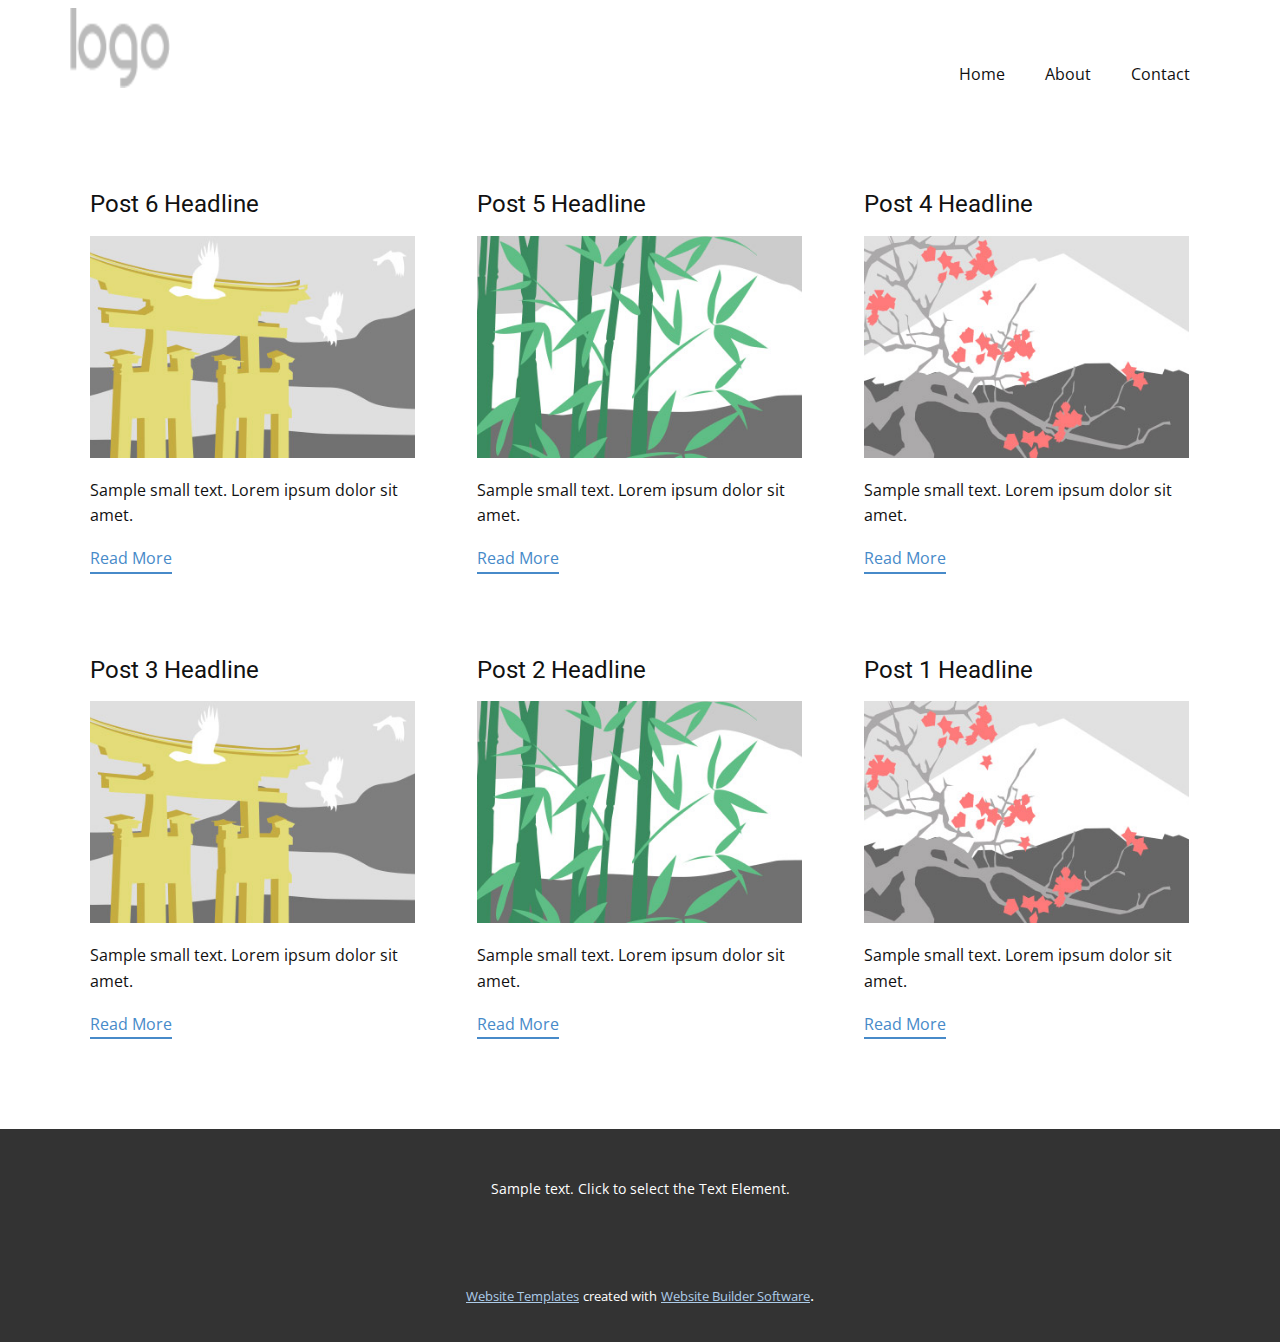
<file: blog/blog.html>
<html style="font-size: 16px;" lang="en"><head>
    <meta name="viewport" content="width=device-width, initial-scale=1.0">
    <meta charset="utf-8">
    <meta name="keywords" content="">
    <meta name="description" content="">
    <title>Blog Template</title>
    <link rel="stylesheet" href="../nicepage.css" media="screen">
<link rel="stylesheet" href="../Blog-Template.css" media="screen">
    <script class="u-script" type="text/javascript" src="../jquery.js" "="" defer=""></script>
    <script class="u-script" type="text/javascript" src="../nicepage.js" "="" defer=""></script>
    <meta name="generator" content="Nicepage 4.15.11, nicepage.com">
    <link id="u-theme-google-font" rel="stylesheet" href="https://fonts.googleapis.com/css?family=Roboto:100,100i,300,300i,400,400i,500,500i,700,700i,900,900i|Open+Sans:300,300i,400,400i,500,500i,600,600i,700,700i,800,800i">
    
    
    <script type="application/ld+json">{
		"@context": "http://schema.org",
		"@type": "Organization",
		"name": "",
		"logo": "images/default-logo.png"
}</script>
    <meta name="theme-color" content="#478ac9">
  </head>
  <body class="u-body u-xl-mode" data-lang="en"><header class="u-clearfix u-header u-header" id="sec-b139"><div class="u-clearfix u-sheet u-valign-middle u-sheet-1">
        <a href="https://nicepage.com" class="u-image u-logo u-image-1">
          <img src="../images/default-logo.png" class="u-logo-image u-logo-image-1">
        </a>
        <nav class="u-menu u-menu-dropdown u-offcanvas u-menu-1">
          <div class="menu-collapse" style="font-size: 1rem; letter-spacing: 0px;">
            <a class="u-button-style u-custom-left-right-menu-spacing u-custom-padding-bottom u-custom-top-bottom-menu-spacing u-nav-link u-text-active-palette-1-base u-text-hover-palette-2-base" href="#">
              <svg class="u-svg-link" viewBox="0 0 24 24"><use xmlns:xlink="http://www.w3.org/1999/xlink" xlink:href="#menu-hamburger"></use></svg>
              <svg class="u-svg-content" version="1.1" id="menu-hamburger" viewBox="0 0 16 16" x="0px" y="0px" xmlns:xlink="http://www.w3.org/1999/xlink" xmlns="http://www.w3.org/2000/svg"><g><rect y="1" width="16" height="2"></rect><rect y="7" width="16" height="2"></rect><rect y="13" width="16" height="2"></rect>
</g></svg>
            </a>
          </div>
          <div class="u-nav-container">
            <ul class="u-nav u-unstyled u-nav-1"><li class="u-nav-item"><a class="u-button-style u-nav-link u-text-active-palette-1-base u-text-hover-palette-2-base" href="../Home.html" style="padding: 10px 20px;">Home</a>
</li><li class="u-nav-item"><a class="u-button-style u-nav-link u-text-active-palette-1-base u-text-hover-palette-2-base" href="../About.html" style="padding: 10px 20px;">About</a>
</li><li class="u-nav-item"><a class="u-button-style u-nav-link u-text-active-palette-1-base u-text-hover-palette-2-base" href="../Contact.html" style="padding: 10px 20px;">Contact</a>
</li></ul>
          </div>
          <div class="u-nav-container-collapse">
            <div class="u-black u-container-style u-inner-container-layout u-opacity u-opacity-95 u-sidenav">
              <div class="u-inner-container-layout u-sidenav-overflow">
                <div class="u-menu-close"></div>
                <ul class="u-align-center u-nav u-popupmenu-items u-unstyled u-nav-2"><li class="u-nav-item"><a class="u-button-style u-nav-link" href="../Home.html">Home</a>
</li><li class="u-nav-item"><a class="u-button-style u-nav-link" href="../About.html">About</a>
</li><li class="u-nav-item"><a class="u-button-style u-nav-link" href="../Contact.html">Contact</a>
</li></ul>
              </div>
            </div>
            <div class="u-black u-menu-overlay u-opacity u-opacity-70"></div>
          </div>
        </nav>
      </div></header>
    <section class="u-clearfix u-section-1" id="sec-0a80">
      <div class="u-clearfix u-sheet u-valign-middle u-sheet-1"><!--blog--><!--blog_options_json--><!--{"type":"Recent","source":"","tags":"","count":""}--><!--/blog_options_json-->
        <div class="u-blog u-expanded-width u-repeater u-repeater-1"><!--blog_post-->
          <div class="u-blog-post u-container-style u-repeater-item u-white u-repeater-item-1">
            <div class="u-container-layout u-similar-container u-valign-top u-container-layout-1"><!--blog_post_header-->
              <h4 class="u-blog-control u-text u-text-1">
                <a class="u-post-header-link" href="../blog/post-5.html">Post 6 Headline</a>
              </h4><!--/blog_post_header--><!--blog_post_image-->
              <a class="u-post-header-link" href="../blog/post-5.html"><img alt="" class="u-blog-control u-expanded-width u-image u-image-default u-image-1" src="[data-uri]"></a><!--/blog_post_image--><!--blog_post_content-->
              <div class="u-blog-control u-post-content u-text u-text-2 fr-view">Sample small text. Lorem ipsum dolor sit amet.</div><!--/blog_post_content--><!--blog_post_readmore-->
              <a href="../blog/post-5.html" class="u-blog-control u-border-2 u-border-palette-1-base u-btn u-btn-rectangle u-button-style u-none u-btn-1"><!--blog_post_readmore_content--><!--options_json--><!--{"content":"","defaultValue":"Read More"}--><!--/options_json-->Read More<!--/blog_post_readmore_content--></a><!--/blog_post_readmore-->
            </div>
          </div><div class="u-blog-post u-container-style u-repeater-item u-video-cover u-white">
            <div class="u-container-layout u-similar-container u-valign-top u-container-layout-2"><!--blog_post_header-->
              <h4 class="u-blog-control u-text u-text-3">
                <a class="u-post-header-link" href="../blog/post-4.html">Post 5 Headline</a>
              </h4><!--/blog_post_header--><!--blog_post_image-->
              <a class="u-post-header-link" href="../blog/post-4.html"><img alt="" class="u-blog-control u-expanded-width u-image u-image-default u-image-2" src="[data-uri]"></a><!--/blog_post_image--><!--blog_post_content-->
              <div class="u-blog-control u-post-content u-text u-text-4 fr-view">Sample small text. Lorem ipsum dolor sit amet.</div><!--/blog_post_content--><!--blog_post_readmore-->
              <a href="../blog/post-4.html" class="u-blog-control u-border-2 u-border-palette-1-base u-btn u-btn-rectangle u-button-style u-none u-btn-2"><!--blog_post_readmore_content--><!--options_json--><!--{"content":"","defaultValue":"Read More"}--><!--/options_json-->Read More<!--/blog_post_readmore_content--></a><!--/blog_post_readmore-->
            </div>
          </div><div class="u-blog-post u-container-style u-repeater-item u-video-cover u-white">
            <div class="u-container-layout u-similar-container u-valign-top u-container-layout-3"><!--blog_post_header-->
              <h4 class="u-blog-control u-text u-text-5">
                <a class="u-post-header-link" href="../blog/post-3.html">Post 4 Headline</a>
              </h4><!--/blog_post_header--><!--blog_post_image-->
              <a class="u-post-header-link" href="../blog/post-3.html"><img alt="" class="u-blog-control u-expanded-width u-image u-image-default u-image-3" src="[data-uri]"></a><!--/blog_post_image--><!--blog_post_content-->
              <div class="u-blog-control u-post-content u-text u-text-6 fr-view">Sample small text. Lorem ipsum dolor sit amet.</div><!--/blog_post_content--><!--blog_post_readmore-->
              <a href="../blog/post-3.html" class="u-blog-control u-border-2 u-border-palette-1-base u-btn u-btn-rectangle u-button-style u-none u-btn-3"><!--blog_post_readmore_content--><!--options_json--><!--{"content":"","defaultValue":"Read More"}--><!--/options_json-->Read More<!--/blog_post_readmore_content--></a><!--/blog_post_readmore-->
            </div>
          </div><div class="u-blog-post u-container-style u-repeater-item u-white u-repeater-item-1">
            <div class="u-container-layout u-similar-container u-valign-top u-container-layout-1"><!--blog_post_header-->
              <h4 class="u-blog-control u-text u-text-1">
                <a class="u-post-header-link" href="../blog/post-2.html">Post 3 Headline</a>
              </h4><!--/blog_post_header--><!--blog_post_image-->
              <a class="u-post-header-link" href="../blog/post-2.html"><img alt="" class="u-blog-control u-expanded-width u-image u-image-default u-image-1" src="[data-uri]"></a><!--/blog_post_image--><!--blog_post_content-->
              <div class="u-blog-control u-post-content u-text u-text-2 fr-view">Sample small text. Lorem ipsum dolor sit amet.</div><!--/blog_post_content--><!--blog_post_readmore-->
              <a href="../blog/post-2.html" class="u-blog-control u-border-2 u-border-palette-1-base u-btn u-btn-rectangle u-button-style u-none u-btn-1"><!--blog_post_readmore_content--><!--options_json--><!--{"content":"","defaultValue":"Read More"}--><!--/options_json-->Read More<!--/blog_post_readmore_content--></a><!--/blog_post_readmore-->
            </div>
          </div><div class="u-blog-post u-container-style u-repeater-item u-video-cover u-white">
            <div class="u-container-layout u-similar-container u-valign-top u-container-layout-2"><!--blog_post_header-->
              <h4 class="u-blog-control u-text u-text-3">
                <a class="u-post-header-link" href="../blog/post-1.html">Post 2 Headline</a>
              </h4><!--/blog_post_header--><!--blog_post_image-->
              <a class="u-post-header-link" href="../blog/post-1.html"><img alt="" class="u-blog-control u-expanded-width u-image u-image-default u-image-2" src="[data-uri]"></a><!--/blog_post_image--><!--blog_post_content-->
              <div class="u-blog-control u-post-content u-text u-text-4 fr-view">Sample small text. Lorem ipsum dolor sit amet.</div><!--/blog_post_content--><!--blog_post_readmore-->
              <a href="../blog/post-1.html" class="u-blog-control u-border-2 u-border-palette-1-base u-btn u-btn-rectangle u-button-style u-none u-btn-2"><!--blog_post_readmore_content--><!--options_json--><!--{"content":"","defaultValue":"Read More"}--><!--/options_json-->Read More<!--/blog_post_readmore_content--></a><!--/blog_post_readmore-->
            </div>
          </div><div class="u-blog-post u-container-style u-repeater-item u-video-cover u-white">
            <div class="u-container-layout u-similar-container u-valign-top u-container-layout-3"><!--blog_post_header-->
              <h4 class="u-blog-control u-text u-text-5">
                <a class="u-post-header-link" href="../blog/post.html">Post 1 Headline</a>
              </h4><!--/blog_post_header--><!--blog_post_image-->
              <a class="u-post-header-link" href="../blog/post.html"><img alt="" class="u-blog-control u-expanded-width u-image u-image-default u-image-3" src="[data-uri]"></a><!--/blog_post_image--><!--blog_post_content-->
              <div class="u-blog-control u-post-content u-text u-text-6 fr-view">Sample small text. Lorem ipsum dolor sit amet.</div><!--/blog_post_content--><!--blog_post_readmore-->
              <a href="../blog/post.html" class="u-blog-control u-border-2 u-border-palette-1-base u-btn u-btn-rectangle u-button-style u-none u-btn-3"><!--blog_post_readmore_content--><!--options_json--><!--{"content":"","defaultValue":"Read More"}--><!--/options_json-->Read More<!--/blog_post_readmore_content--></a><!--/blog_post_readmore-->
            </div>
          </div><!--/blog_post--><!--blog_post-->
          <!--/blog_post--><!--blog_post-->
          <!--/blog_post-->
        </div><!--/blog-->
      </div>
    </section>
    
    
    <footer class="u-align-center u-clearfix u-footer u-grey-80 u-footer" id="sec-e089"><div class="u-clearfix u-sheet u-sheet-1">
        <p class="u-small-text u-text u-text-variant u-text-1">Sample text. Click to select the Text Element.</p>
      </div></footer>
    <section class="u-backlink u-clearfix u-grey-80">
      <a class="u-link" href="https://nicepage.com/website-templates" target="_blank">
        <span>Website Templates</span>
      </a>
      <p class="u-text">
        <span>created with</span>
      </p>
      <a class="u-link" href="" target="_blank">
        <span>Website Builder Software</span>
      </a>. 
    </section>
  
</body></html>
</file>
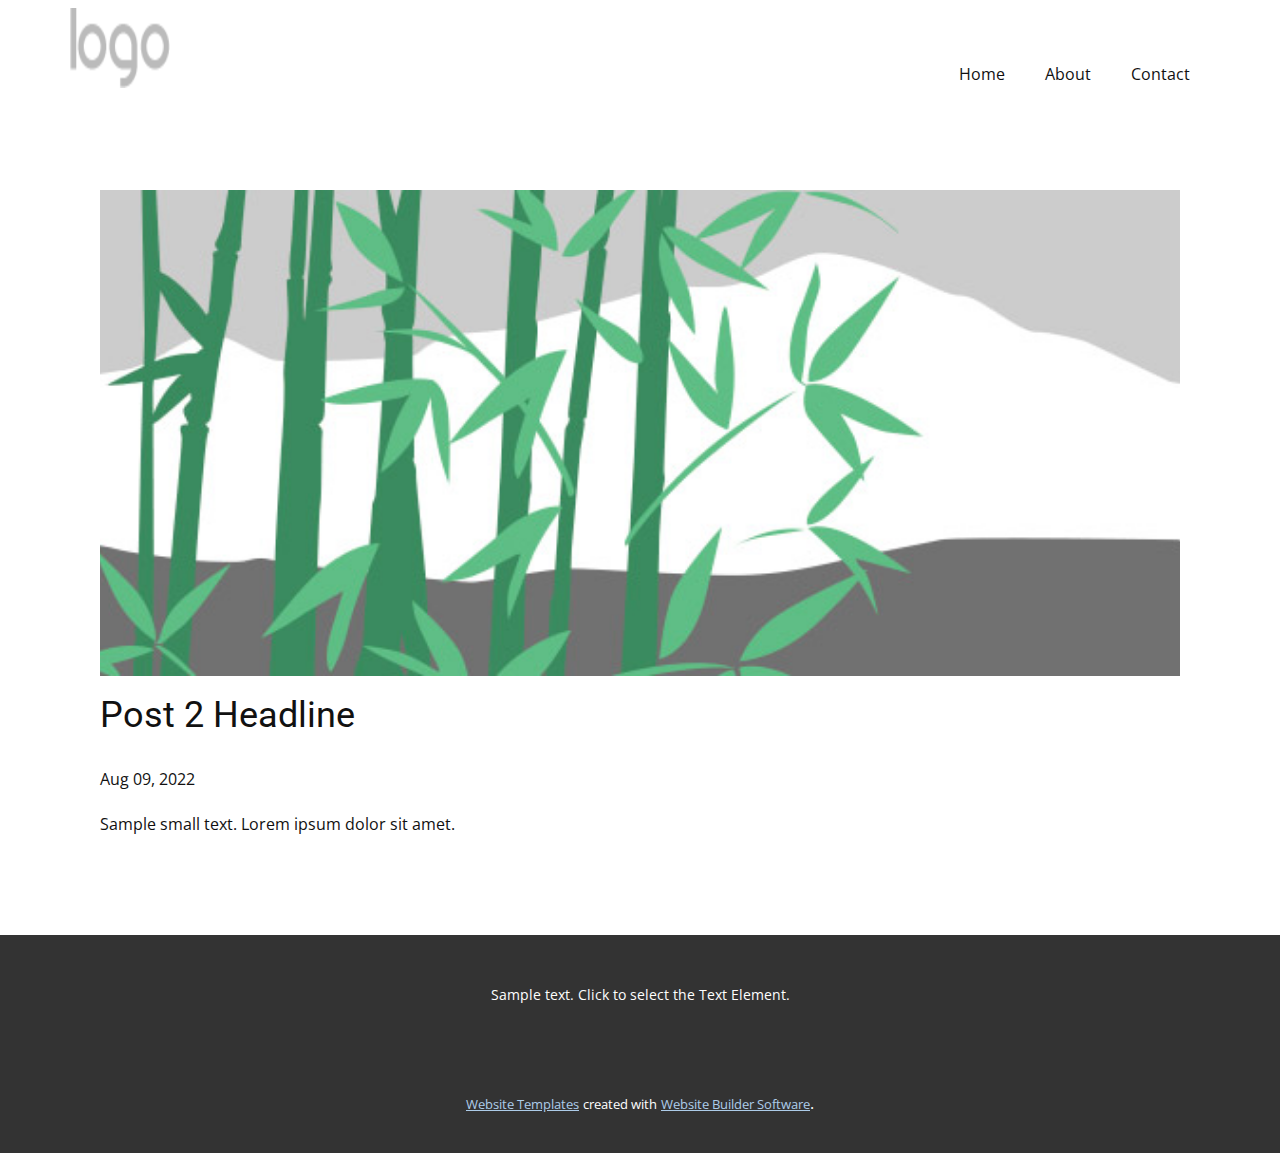
<file: blog/post-1.html>
<!doctype html>
<html style="font-size: 16px;" lang="en"><head>
    <meta name="viewport" content="width=device-width, initial-scale=1.0">
    <meta charset="utf-8">
    <meta name="keywords" content="Post 1 Headline">
    <meta name="description" content="">
    <title>Post 2 Headline</title>
    <link rel="stylesheet" href="../nicepage.css" media="screen">
<link rel="stylesheet" href="../Post-Template.css" media="screen">
    <script class="u-script" type="text/javascript" src="../jquery.js" "="" defer=""></script>
    <script class="u-script" type="text/javascript" src="../nicepage.js" "="" defer=""></script>
    <meta name="generator" content="Nicepage 4.15.11, nicepage.com">
    <link id="u-theme-google-font" rel="stylesheet" href="https://fonts.googleapis.com/css?family=Roboto:100,100i,300,300i,400,400i,500,500i,700,700i,900,900i|Open+Sans:300,300i,400,400i,500,500i,600,600i,700,700i,800,800i">
    
    
    <script type="application/ld+json">{
		"@context": "http://schema.org",
		"@type": "Organization",
		"name": "",
		"logo": "images/default-logo.png"
}</script>
    <meta name="theme-color" content="#478ac9">
  </head>
  <body class="u-body u-xl-mode" data-lang="en"><header class="u-clearfix u-header u-header" id="sec-b139"><div class="u-clearfix u-sheet u-valign-middle u-sheet-1">
        <a href="https://nicepage.com" class="u-image u-logo u-image-1">
          <img src="../images/default-logo.png" class="u-logo-image u-logo-image-1">
        </a>
        <nav class="u-menu u-menu-dropdown u-offcanvas u-menu-1">
          <div class="menu-collapse" style="font-size: 1rem; letter-spacing: 0px;">
            <a class="u-button-style u-custom-left-right-menu-spacing u-custom-padding-bottom u-custom-top-bottom-menu-spacing u-nav-link u-text-active-palette-1-base u-text-hover-palette-2-base" href="#">
              <svg class="u-svg-link" viewBox="0 0 24 24"><use xmlns:xlink="http://www.w3.org/1999/xlink" xlink:href="#menu-hamburger"></use></svg>
              <svg class="u-svg-content" version="1.1" id="menu-hamburger" viewBox="0 0 16 16" x="0px" y="0px" xmlns:xlink="http://www.w3.org/1999/xlink" xmlns="http://www.w3.org/2000/svg"><g><rect y="1" width="16" height="2"></rect><rect y="7" width="16" height="2"></rect><rect y="13" width="16" height="2"></rect>
</g></svg>
            </a>
          </div>
          <div class="u-nav-container">
            <ul class="u-nav u-unstyled u-nav-1"><li class="u-nav-item"><a class="u-button-style u-nav-link u-text-active-palette-1-base u-text-hover-palette-2-base" href="../Home.html" style="padding: 10px 20px;">Home</a>
</li><li class="u-nav-item"><a class="u-button-style u-nav-link u-text-active-palette-1-base u-text-hover-palette-2-base" href="../About.html" style="padding: 10px 20px;">About</a>
</li><li class="u-nav-item"><a class="u-button-style u-nav-link u-text-active-palette-1-base u-text-hover-palette-2-base" href="../Contact.html" style="padding: 10px 20px;">Contact</a>
</li></ul>
          </div>
          <div class="u-nav-container-collapse">
            <div class="u-black u-container-style u-inner-container-layout u-opacity u-opacity-95 u-sidenav">
              <div class="u-inner-container-layout u-sidenav-overflow">
                <div class="u-menu-close"></div>
                <ul class="u-align-center u-nav u-popupmenu-items u-unstyled u-nav-2"><li class="u-nav-item"><a class="u-button-style u-nav-link" href="../Home.html">Home</a>
</li><li class="u-nav-item"><a class="u-button-style u-nav-link" href="../About.html">About</a>
</li><li class="u-nav-item"><a class="u-button-style u-nav-link" href="../Contact.html">Contact</a>
</li></ul>
              </div>
            </div>
            <div class="u-black u-menu-overlay u-opacity u-opacity-70"></div>
          </div>
        </nav>
      </div></header>
    <section class="u-align-center u-clearfix u-section-1" id="sec-4d0e">
      <div class="u-clearfix u-sheet u-valign-middle-md u-valign-middle-sm u-valign-middle-xs u-sheet-1"><!--post_details--><!--post_details_options_json--><!--{"source":""}--><!--/post_details_options_json--><!--blog_post-->
        <div class="u-container-style u-expanded-width u-post-details u-post-details-1">
          <div class="u-container-layout u-valign-middle u-container-layout-1"><!--blog_post_image-->
            <img alt="" class="u-blog-control u-expanded-width u-image u-image-default u-image-1" src="[data-uri]"><!--/blog_post_image--><!--blog_post_header-->
            <h2 class="u-blog-control u-text u-text-1">Post 2 Headline</h2><!--/blog_post_header--><!--blog_post_metadata-->
            <div class="u-blog-control u-metadata u-metadata-1"><!--blog_post_metadata_date-->
              <span class="u-meta-date u-meta-icon">Aug 09, 2022</span><!--/blog_post_metadata_date--><!--blog_post_metadata_category-->
              <!--/blog_post_metadata_category--><!--blog_post_metadata_comments-->
              <!--/blog_post_metadata_comments-->
            </div><!--/blog_post_metadata--><!--blog_post_content-->
            <div class="u-align-justify u-blog-control u-post-content u-text u-text-2 fr-view">
  Sample small text. Lorem ipsum dolor sit amet.
  </div><!--/blog_post_content-->
          </div>
        </div><!--/blog_post--><!--/post_details-->
      </div>
    </section>
    
    
    <footer class="u-align-center u-clearfix u-footer u-grey-80 u-footer" id="sec-e089"><div class="u-clearfix u-sheet u-sheet-1">
        <p class="u-small-text u-text u-text-variant u-text-1">Sample text. Click to select the Text Element.</p>
      </div></footer>
    <section class="u-backlink u-clearfix u-grey-80">
      <a class="u-link" href="https://nicepage.com/website-templates" target="_blank">
        <span>Website Templates</span>
      </a>
      <p class="u-text">
        <span>created with</span>
      </p>
      <a class="u-link" href="" target="_blank">
        <span>Website Builder Software</span>
      </a>. 
    </section>
  
</body></html>
</file>
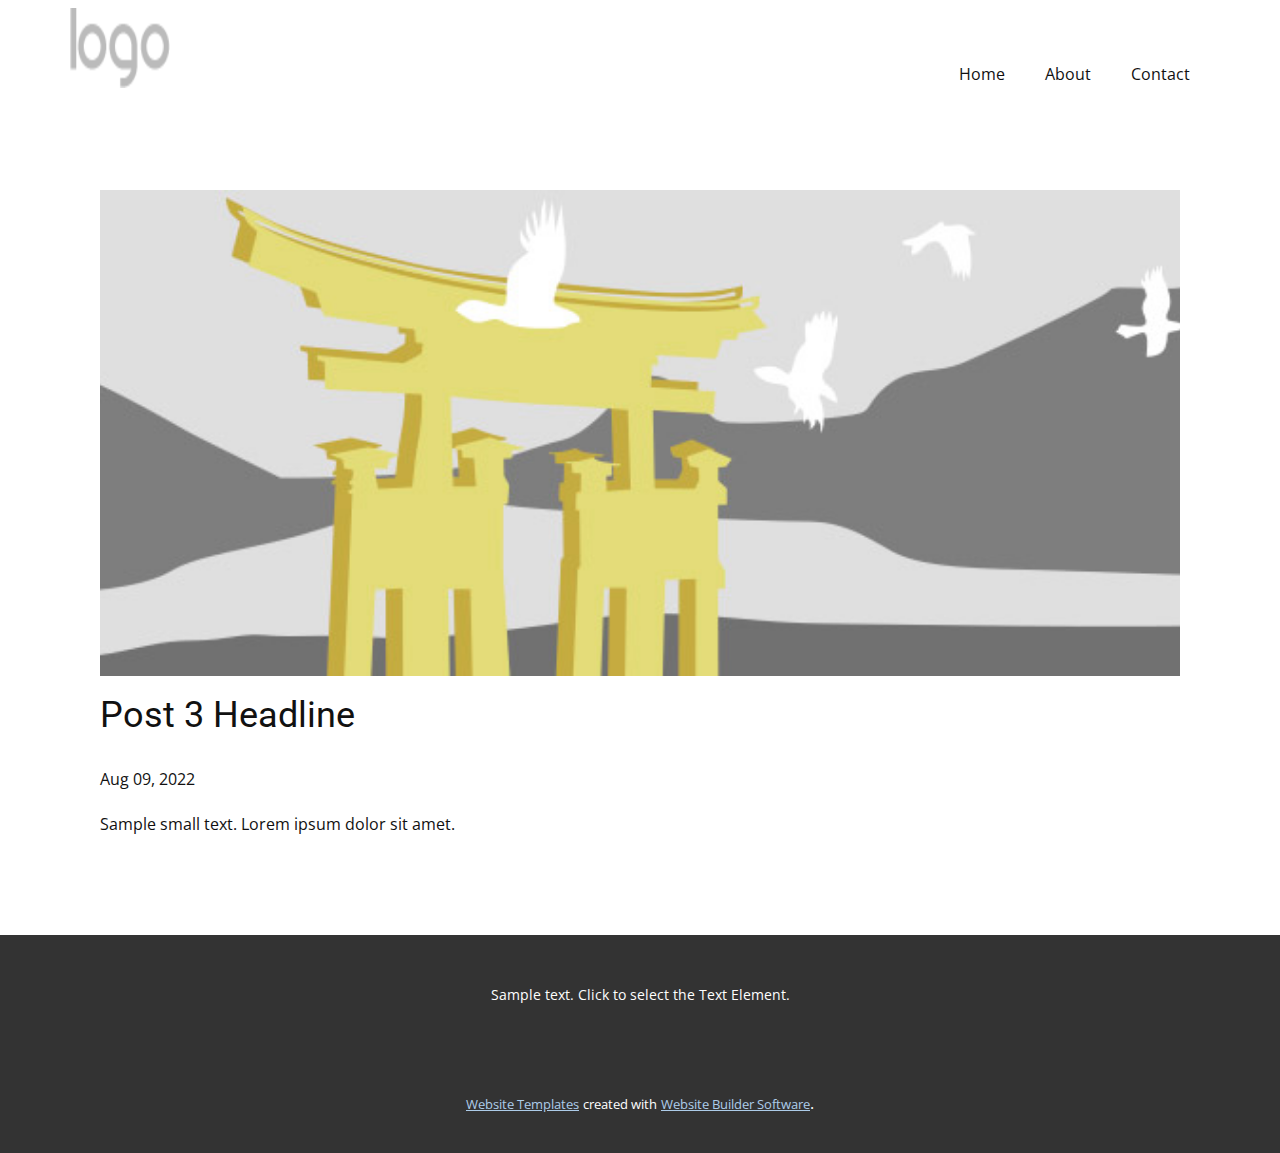
<file: blog/post-2.html>
<!doctype html>
<html style="font-size: 16px;" lang="en"><head>
    <meta name="viewport" content="width=device-width, initial-scale=1.0">
    <meta charset="utf-8">
    <meta name="keywords" content="Post 1 Headline">
    <meta name="description" content="">
    <title>Post 3 Headline</title>
    <link rel="stylesheet" href="../nicepage.css" media="screen">
<link rel="stylesheet" href="../Post-Template.css" media="screen">
    <script class="u-script" type="text/javascript" src="../jquery.js" "="" defer=""></script>
    <script class="u-script" type="text/javascript" src="../nicepage.js" "="" defer=""></script>
    <meta name="generator" content="Nicepage 4.15.11, nicepage.com">
    <link id="u-theme-google-font" rel="stylesheet" href="https://fonts.googleapis.com/css?family=Roboto:100,100i,300,300i,400,400i,500,500i,700,700i,900,900i|Open+Sans:300,300i,400,400i,500,500i,600,600i,700,700i,800,800i">
    
    
    <script type="application/ld+json">{
		"@context": "http://schema.org",
		"@type": "Organization",
		"name": "",
		"logo": "images/default-logo.png"
}</script>
    <meta name="theme-color" content="#478ac9">
  </head>
  <body class="u-body u-xl-mode" data-lang="en"><header class="u-clearfix u-header u-header" id="sec-b139"><div class="u-clearfix u-sheet u-valign-middle u-sheet-1">
        <a href="https://nicepage.com" class="u-image u-logo u-image-1">
          <img src="../images/default-logo.png" class="u-logo-image u-logo-image-1">
        </a>
        <nav class="u-menu u-menu-dropdown u-offcanvas u-menu-1">
          <div class="menu-collapse" style="font-size: 1rem; letter-spacing: 0px;">
            <a class="u-button-style u-custom-left-right-menu-spacing u-custom-padding-bottom u-custom-top-bottom-menu-spacing u-nav-link u-text-active-palette-1-base u-text-hover-palette-2-base" href="#">
              <svg class="u-svg-link" viewBox="0 0 24 24"><use xmlns:xlink="http://www.w3.org/1999/xlink" xlink:href="#menu-hamburger"></use></svg>
              <svg class="u-svg-content" version="1.1" id="menu-hamburger" viewBox="0 0 16 16" x="0px" y="0px" xmlns:xlink="http://www.w3.org/1999/xlink" xmlns="http://www.w3.org/2000/svg"><g><rect y="1" width="16" height="2"></rect><rect y="7" width="16" height="2"></rect><rect y="13" width="16" height="2"></rect>
</g></svg>
            </a>
          </div>
          <div class="u-nav-container">
            <ul class="u-nav u-unstyled u-nav-1"><li class="u-nav-item"><a class="u-button-style u-nav-link u-text-active-palette-1-base u-text-hover-palette-2-base" href="../Home.html" style="padding: 10px 20px;">Home</a>
</li><li class="u-nav-item"><a class="u-button-style u-nav-link u-text-active-palette-1-base u-text-hover-palette-2-base" href="../About.html" style="padding: 10px 20px;">About</a>
</li><li class="u-nav-item"><a class="u-button-style u-nav-link u-text-active-palette-1-base u-text-hover-palette-2-base" href="../Contact.html" style="padding: 10px 20px;">Contact</a>
</li></ul>
          </div>
          <div class="u-nav-container-collapse">
            <div class="u-black u-container-style u-inner-container-layout u-opacity u-opacity-95 u-sidenav">
              <div class="u-inner-container-layout u-sidenav-overflow">
                <div class="u-menu-close"></div>
                <ul class="u-align-center u-nav u-popupmenu-items u-unstyled u-nav-2"><li class="u-nav-item"><a class="u-button-style u-nav-link" href="../Home.html">Home</a>
</li><li class="u-nav-item"><a class="u-button-style u-nav-link" href="../About.html">About</a>
</li><li class="u-nav-item"><a class="u-button-style u-nav-link" href="../Contact.html">Contact</a>
</li></ul>
              </div>
            </div>
            <div class="u-black u-menu-overlay u-opacity u-opacity-70"></div>
          </div>
        </nav>
      </div></header>
    <section class="u-align-center u-clearfix u-section-1" id="sec-4d0e">
      <div class="u-clearfix u-sheet u-valign-middle-md u-valign-middle-sm u-valign-middle-xs u-sheet-1"><!--post_details--><!--post_details_options_json--><!--{"source":""}--><!--/post_details_options_json--><!--blog_post-->
        <div class="u-container-style u-expanded-width u-post-details u-post-details-1">
          <div class="u-container-layout u-valign-middle u-container-layout-1"><!--blog_post_image-->
            <img alt="" class="u-blog-control u-expanded-width u-image u-image-default u-image-1" src="[data-uri]"><!--/blog_post_image--><!--blog_post_header-->
            <h2 class="u-blog-control u-text u-text-1">Post 3 Headline</h2><!--/blog_post_header--><!--blog_post_metadata-->
            <div class="u-blog-control u-metadata u-metadata-1"><!--blog_post_metadata_date-->
              <span class="u-meta-date u-meta-icon">Aug 09, 2022</span><!--/blog_post_metadata_date--><!--blog_post_metadata_category-->
              <!--/blog_post_metadata_category--><!--blog_post_metadata_comments-->
              <!--/blog_post_metadata_comments-->
            </div><!--/blog_post_metadata--><!--blog_post_content-->
            <div class="u-align-justify u-blog-control u-post-content u-text u-text-2 fr-view">
  Sample small text. Lorem ipsum dolor sit amet.
  </div><!--/blog_post_content-->
          </div>
        </div><!--/blog_post--><!--/post_details-->
      </div>
    </section>
    
    
    <footer class="u-align-center u-clearfix u-footer u-grey-80 u-footer" id="sec-e089"><div class="u-clearfix u-sheet u-sheet-1">
        <p class="u-small-text u-text u-text-variant u-text-1">Sample text. Click to select the Text Element.</p>
      </div></footer>
    <section class="u-backlink u-clearfix u-grey-80">
      <a class="u-link" href="https://nicepage.com/website-templates" target="_blank">
        <span>Website Templates</span>
      </a>
      <p class="u-text">
        <span>created with</span>
      </p>
      <a class="u-link" href="" target="_blank">
        <span>Website Builder Software</span>
      </a>. 
    </section>
  
</body></html>
</file>
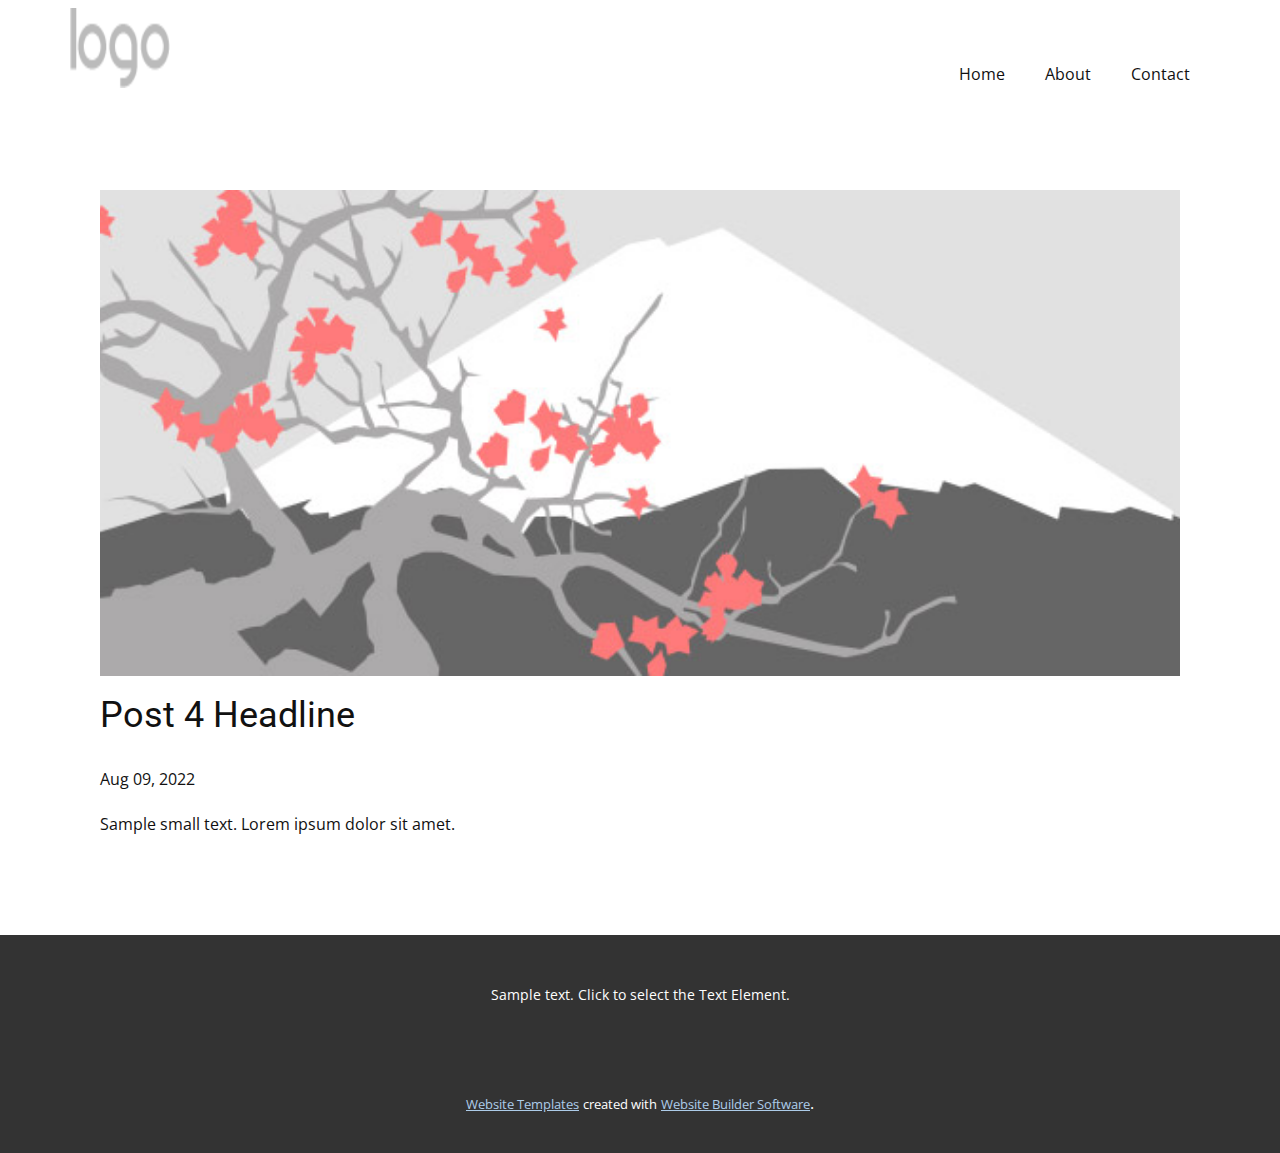
<file: blog/post-3.html>
<!doctype html>
<html style="font-size: 16px;" lang="en"><head>
    <meta name="viewport" content="width=device-width, initial-scale=1.0">
    <meta charset="utf-8">
    <meta name="keywords" content="Post 1 Headline">
    <meta name="description" content="">
    <title>Post 4 Headline</title>
    <link rel="stylesheet" href="../nicepage.css" media="screen">
<link rel="stylesheet" href="../Post-Template.css" media="screen">
    <script class="u-script" type="text/javascript" src="../jquery.js" "="" defer=""></script>
    <script class="u-script" type="text/javascript" src="../nicepage.js" "="" defer=""></script>
    <meta name="generator" content="Nicepage 4.15.11, nicepage.com">
    <link id="u-theme-google-font" rel="stylesheet" href="https://fonts.googleapis.com/css?family=Roboto:100,100i,300,300i,400,400i,500,500i,700,700i,900,900i|Open+Sans:300,300i,400,400i,500,500i,600,600i,700,700i,800,800i">
    
    
    <script type="application/ld+json">{
		"@context": "http://schema.org",
		"@type": "Organization",
		"name": "",
		"logo": "images/default-logo.png"
}</script>
    <meta name="theme-color" content="#478ac9">
  </head>
  <body class="u-body u-xl-mode" data-lang="en"><header class="u-clearfix u-header u-header" id="sec-b139"><div class="u-clearfix u-sheet u-valign-middle u-sheet-1">
        <a href="https://nicepage.com" class="u-image u-logo u-image-1">
          <img src="../images/default-logo.png" class="u-logo-image u-logo-image-1">
        </a>
        <nav class="u-menu u-menu-dropdown u-offcanvas u-menu-1">
          <div class="menu-collapse" style="font-size: 1rem; letter-spacing: 0px;">
            <a class="u-button-style u-custom-left-right-menu-spacing u-custom-padding-bottom u-custom-top-bottom-menu-spacing u-nav-link u-text-active-palette-1-base u-text-hover-palette-2-base" href="#">
              <svg class="u-svg-link" viewBox="0 0 24 24"><use xmlns:xlink="http://www.w3.org/1999/xlink" xlink:href="#menu-hamburger"></use></svg>
              <svg class="u-svg-content" version="1.1" id="menu-hamburger" viewBox="0 0 16 16" x="0px" y="0px" xmlns:xlink="http://www.w3.org/1999/xlink" xmlns="http://www.w3.org/2000/svg"><g><rect y="1" width="16" height="2"></rect><rect y="7" width="16" height="2"></rect><rect y="13" width="16" height="2"></rect>
</g></svg>
            </a>
          </div>
          <div class="u-nav-container">
            <ul class="u-nav u-unstyled u-nav-1"><li class="u-nav-item"><a class="u-button-style u-nav-link u-text-active-palette-1-base u-text-hover-palette-2-base" href="../Home.html" style="padding: 10px 20px;">Home</a>
</li><li class="u-nav-item"><a class="u-button-style u-nav-link u-text-active-palette-1-base u-text-hover-palette-2-base" href="../About.html" style="padding: 10px 20px;">About</a>
</li><li class="u-nav-item"><a class="u-button-style u-nav-link u-text-active-palette-1-base u-text-hover-palette-2-base" href="../Contact.html" style="padding: 10px 20px;">Contact</a>
</li></ul>
          </div>
          <div class="u-nav-container-collapse">
            <div class="u-black u-container-style u-inner-container-layout u-opacity u-opacity-95 u-sidenav">
              <div class="u-inner-container-layout u-sidenav-overflow">
                <div class="u-menu-close"></div>
                <ul class="u-align-center u-nav u-popupmenu-items u-unstyled u-nav-2"><li class="u-nav-item"><a class="u-button-style u-nav-link" href="../Home.html">Home</a>
</li><li class="u-nav-item"><a class="u-button-style u-nav-link" href="../About.html">About</a>
</li><li class="u-nav-item"><a class="u-button-style u-nav-link" href="../Contact.html">Contact</a>
</li></ul>
              </div>
            </div>
            <div class="u-black u-menu-overlay u-opacity u-opacity-70"></div>
          </div>
        </nav>
      </div></header>
    <section class="u-align-center u-clearfix u-section-1" id="sec-4d0e">
      <div class="u-clearfix u-sheet u-valign-middle-md u-valign-middle-sm u-valign-middle-xs u-sheet-1"><!--post_details--><!--post_details_options_json--><!--{"source":""}--><!--/post_details_options_json--><!--blog_post-->
        <div class="u-container-style u-expanded-width u-post-details u-post-details-1">
          <div class="u-container-layout u-valign-middle u-container-layout-1"><!--blog_post_image-->
            <img alt="" class="u-blog-control u-expanded-width u-image u-image-default u-image-1" src="[data-uri]"><!--/blog_post_image--><!--blog_post_header-->
            <h2 class="u-blog-control u-text u-text-1">Post 4 Headline</h2><!--/blog_post_header--><!--blog_post_metadata-->
            <div class="u-blog-control u-metadata u-metadata-1"><!--blog_post_metadata_date-->
              <span class="u-meta-date u-meta-icon">Aug 09, 2022</span><!--/blog_post_metadata_date--><!--blog_post_metadata_category-->
              <!--/blog_post_metadata_category--><!--blog_post_metadata_comments-->
              <!--/blog_post_metadata_comments-->
            </div><!--/blog_post_metadata--><!--blog_post_content-->
            <div class="u-align-justify u-blog-control u-post-content u-text u-text-2 fr-view">
  Sample small text. Lorem ipsum dolor sit amet.
  </div><!--/blog_post_content-->
          </div>
        </div><!--/blog_post--><!--/post_details-->
      </div>
    </section>
    
    
    <footer class="u-align-center u-clearfix u-footer u-grey-80 u-footer" id="sec-e089"><div class="u-clearfix u-sheet u-sheet-1">
        <p class="u-small-text u-text u-text-variant u-text-1">Sample text. Click to select the Text Element.</p>
      </div></footer>
    <section class="u-backlink u-clearfix u-grey-80">
      <a class="u-link" href="https://nicepage.com/website-templates" target="_blank">
        <span>Website Templates</span>
      </a>
      <p class="u-text">
        <span>created with</span>
      </p>
      <a class="u-link" href="" target="_blank">
        <span>Website Builder Software</span>
      </a>. 
    </section>
  
</body></html>
</file>
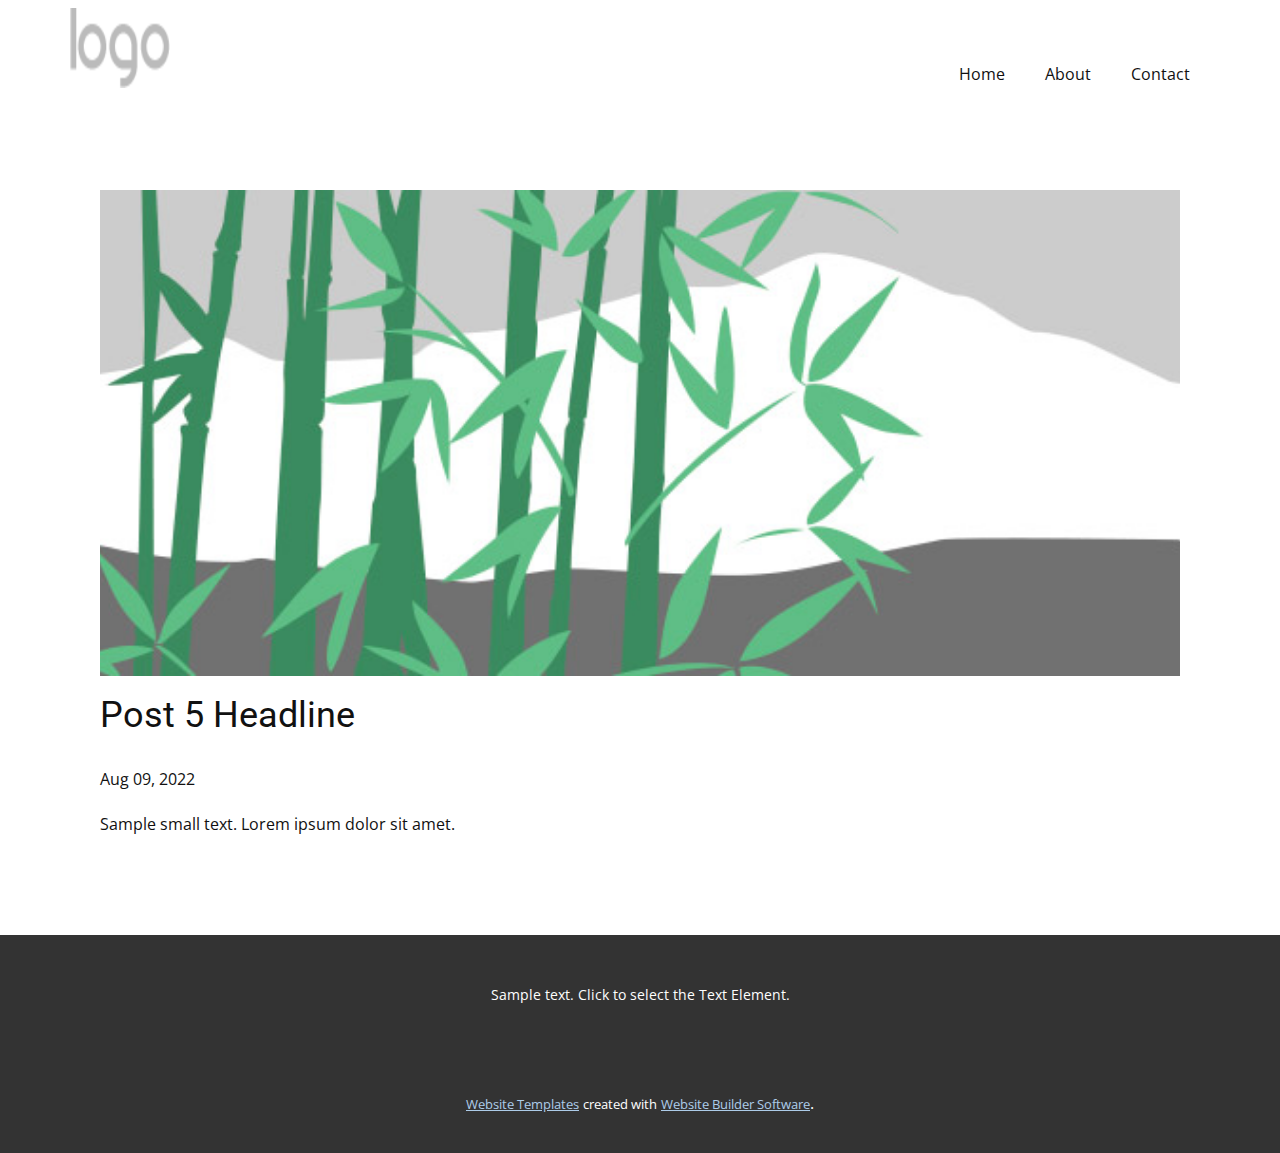
<file: blog/post-4.html>
<!doctype html>
<html style="font-size: 16px;" lang="en"><head>
    <meta name="viewport" content="width=device-width, initial-scale=1.0">
    <meta charset="utf-8">
    <meta name="keywords" content="Post 1 Headline">
    <meta name="description" content="">
    <title>Post 5 Headline</title>
    <link rel="stylesheet" href="../nicepage.css" media="screen">
<link rel="stylesheet" href="../Post-Template.css" media="screen">
    <script class="u-script" type="text/javascript" src="../jquery.js" "="" defer=""></script>
    <script class="u-script" type="text/javascript" src="../nicepage.js" "="" defer=""></script>
    <meta name="generator" content="Nicepage 4.15.11, nicepage.com">
    <link id="u-theme-google-font" rel="stylesheet" href="https://fonts.googleapis.com/css?family=Roboto:100,100i,300,300i,400,400i,500,500i,700,700i,900,900i|Open+Sans:300,300i,400,400i,500,500i,600,600i,700,700i,800,800i">
    
    
    <script type="application/ld+json">{
		"@context": "http://schema.org",
		"@type": "Organization",
		"name": "",
		"logo": "images/default-logo.png"
}</script>
    <meta name="theme-color" content="#478ac9">
  </head>
  <body class="u-body u-xl-mode" data-lang="en"><header class="u-clearfix u-header u-header" id="sec-b139"><div class="u-clearfix u-sheet u-valign-middle u-sheet-1">
        <a href="https://nicepage.com" class="u-image u-logo u-image-1">
          <img src="../images/default-logo.png" class="u-logo-image u-logo-image-1">
        </a>
        <nav class="u-menu u-menu-dropdown u-offcanvas u-menu-1">
          <div class="menu-collapse" style="font-size: 1rem; letter-spacing: 0px;">
            <a class="u-button-style u-custom-left-right-menu-spacing u-custom-padding-bottom u-custom-top-bottom-menu-spacing u-nav-link u-text-active-palette-1-base u-text-hover-palette-2-base" href="#">
              <svg class="u-svg-link" viewBox="0 0 24 24"><use xmlns:xlink="http://www.w3.org/1999/xlink" xlink:href="#menu-hamburger"></use></svg>
              <svg class="u-svg-content" version="1.1" id="menu-hamburger" viewBox="0 0 16 16" x="0px" y="0px" xmlns:xlink="http://www.w3.org/1999/xlink" xmlns="http://www.w3.org/2000/svg"><g><rect y="1" width="16" height="2"></rect><rect y="7" width="16" height="2"></rect><rect y="13" width="16" height="2"></rect>
</g></svg>
            </a>
          </div>
          <div class="u-nav-container">
            <ul class="u-nav u-unstyled u-nav-1"><li class="u-nav-item"><a class="u-button-style u-nav-link u-text-active-palette-1-base u-text-hover-palette-2-base" href="../Home.html" style="padding: 10px 20px;">Home</a>
</li><li class="u-nav-item"><a class="u-button-style u-nav-link u-text-active-palette-1-base u-text-hover-palette-2-base" href="../About.html" style="padding: 10px 20px;">About</a>
</li><li class="u-nav-item"><a class="u-button-style u-nav-link u-text-active-palette-1-base u-text-hover-palette-2-base" href="../Contact.html" style="padding: 10px 20px;">Contact</a>
</li></ul>
          </div>
          <div class="u-nav-container-collapse">
            <div class="u-black u-container-style u-inner-container-layout u-opacity u-opacity-95 u-sidenav">
              <div class="u-inner-container-layout u-sidenav-overflow">
                <div class="u-menu-close"></div>
                <ul class="u-align-center u-nav u-popupmenu-items u-unstyled u-nav-2"><li class="u-nav-item"><a class="u-button-style u-nav-link" href="../Home.html">Home</a>
</li><li class="u-nav-item"><a class="u-button-style u-nav-link" href="../About.html">About</a>
</li><li class="u-nav-item"><a class="u-button-style u-nav-link" href="../Contact.html">Contact</a>
</li></ul>
              </div>
            </div>
            <div class="u-black u-menu-overlay u-opacity u-opacity-70"></div>
          </div>
        </nav>
      </div></header>
    <section class="u-align-center u-clearfix u-section-1" id="sec-4d0e">
      <div class="u-clearfix u-sheet u-valign-middle-md u-valign-middle-sm u-valign-middle-xs u-sheet-1"><!--post_details--><!--post_details_options_json--><!--{"source":""}--><!--/post_details_options_json--><!--blog_post-->
        <div class="u-container-style u-expanded-width u-post-details u-post-details-1">
          <div class="u-container-layout u-valign-middle u-container-layout-1"><!--blog_post_image-->
            <img alt="" class="u-blog-control u-expanded-width u-image u-image-default u-image-1" src="[data-uri]"><!--/blog_post_image--><!--blog_post_header-->
            <h2 class="u-blog-control u-text u-text-1">Post 5 Headline</h2><!--/blog_post_header--><!--blog_post_metadata-->
            <div class="u-blog-control u-metadata u-metadata-1"><!--blog_post_metadata_date-->
              <span class="u-meta-date u-meta-icon">Aug 09, 2022</span><!--/blog_post_metadata_date--><!--blog_post_metadata_category-->
              <!--/blog_post_metadata_category--><!--blog_post_metadata_comments-->
              <!--/blog_post_metadata_comments-->
            </div><!--/blog_post_metadata--><!--blog_post_content-->
            <div class="u-align-justify u-blog-control u-post-content u-text u-text-2 fr-view">
  Sample small text. Lorem ipsum dolor sit amet.
  </div><!--/blog_post_content-->
          </div>
        </div><!--/blog_post--><!--/post_details-->
      </div>
    </section>
    
    
    <footer class="u-align-center u-clearfix u-footer u-grey-80 u-footer" id="sec-e089"><div class="u-clearfix u-sheet u-sheet-1">
        <p class="u-small-text u-text u-text-variant u-text-1">Sample text. Click to select the Text Element.</p>
      </div></footer>
    <section class="u-backlink u-clearfix u-grey-80">
      <a class="u-link" href="https://nicepage.com/website-templates" target="_blank">
        <span>Website Templates</span>
      </a>
      <p class="u-text">
        <span>created with</span>
      </p>
      <a class="u-link" href="" target="_blank">
        <span>Website Builder Software</span>
      </a>. 
    </section>
  
</body></html>
</file>
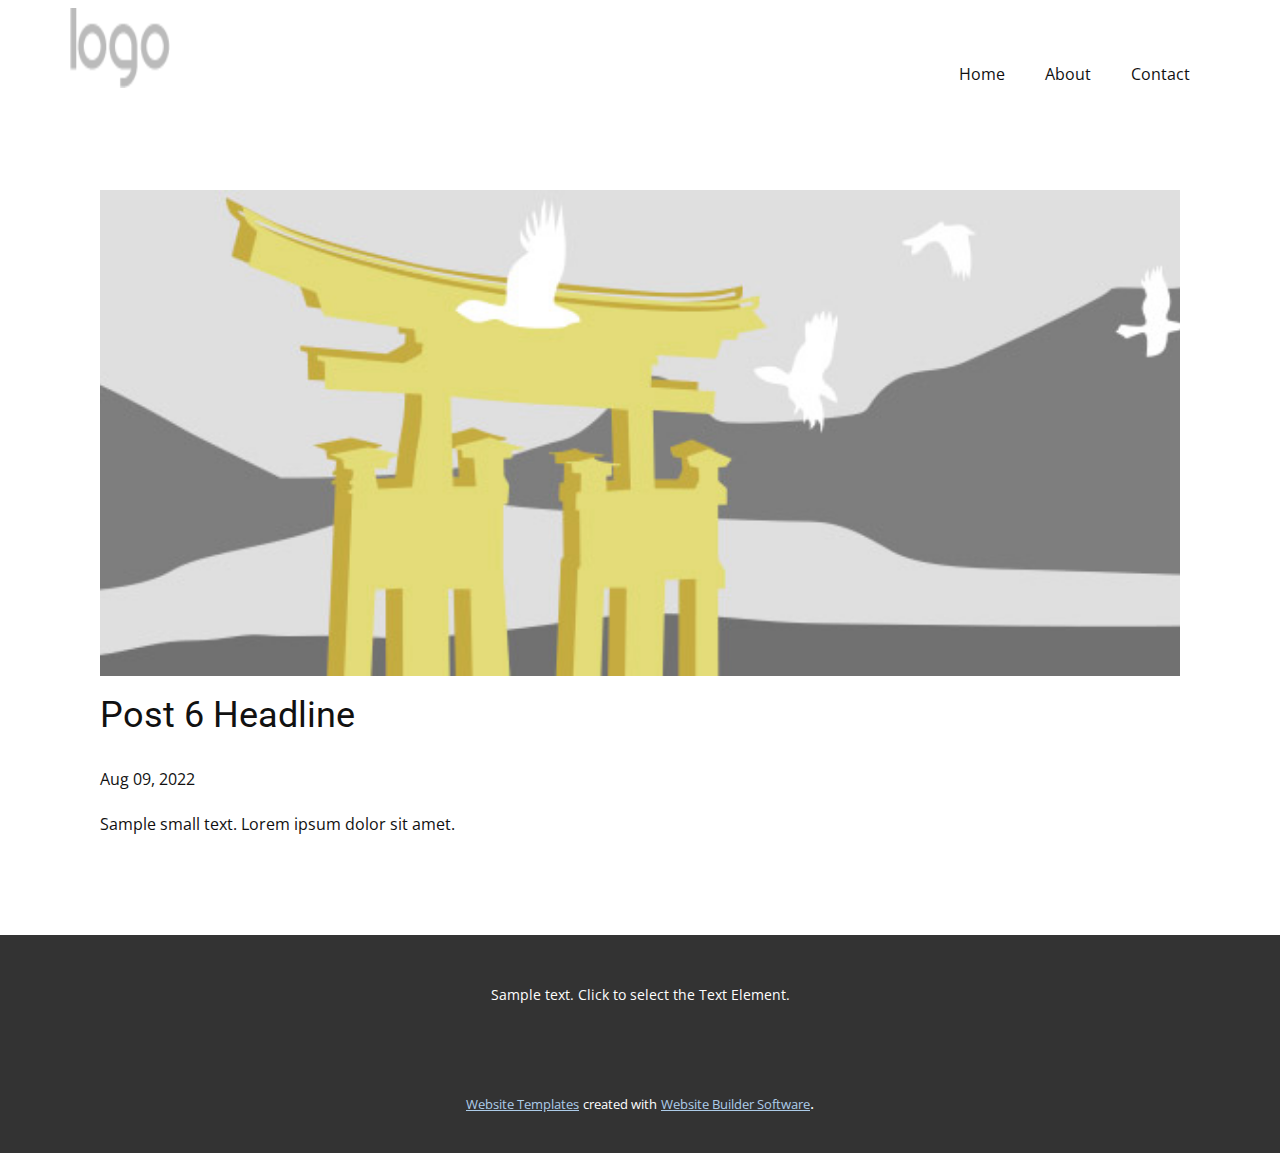
<file: blog/post-5.html>
<!doctype html>
<html style="font-size: 16px;" lang="en"><head>
    <meta name="viewport" content="width=device-width, initial-scale=1.0">
    <meta charset="utf-8">
    <meta name="keywords" content="Post 1 Headline">
    <meta name="description" content="">
    <title>Post 6 Headline</title>
    <link rel="stylesheet" href="../nicepage.css" media="screen">
<link rel="stylesheet" href="../Post-Template.css" media="screen">
    <script class="u-script" type="text/javascript" src="../jquery.js" "="" defer=""></script>
    <script class="u-script" type="text/javascript" src="../nicepage.js" "="" defer=""></script>
    <meta name="generator" content="Nicepage 4.15.11, nicepage.com">
    <link id="u-theme-google-font" rel="stylesheet" href="https://fonts.googleapis.com/css?family=Roboto:100,100i,300,300i,400,400i,500,500i,700,700i,900,900i|Open+Sans:300,300i,400,400i,500,500i,600,600i,700,700i,800,800i">
    
    
    <script type="application/ld+json">{
		"@context": "http://schema.org",
		"@type": "Organization",
		"name": "",
		"logo": "images/default-logo.png"
}</script>
    <meta name="theme-color" content="#478ac9">
  </head>
  <body class="u-body u-xl-mode" data-lang="en"><header class="u-clearfix u-header u-header" id="sec-b139"><div class="u-clearfix u-sheet u-valign-middle u-sheet-1">
        <a href="https://nicepage.com" class="u-image u-logo u-image-1">
          <img src="../images/default-logo.png" class="u-logo-image u-logo-image-1">
        </a>
        <nav class="u-menu u-menu-dropdown u-offcanvas u-menu-1">
          <div class="menu-collapse" style="font-size: 1rem; letter-spacing: 0px;">
            <a class="u-button-style u-custom-left-right-menu-spacing u-custom-padding-bottom u-custom-top-bottom-menu-spacing u-nav-link u-text-active-palette-1-base u-text-hover-palette-2-base" href="#">
              <svg class="u-svg-link" viewBox="0 0 24 24"><use xmlns:xlink="http://www.w3.org/1999/xlink" xlink:href="#menu-hamburger"></use></svg>
              <svg class="u-svg-content" version="1.1" id="menu-hamburger" viewBox="0 0 16 16" x="0px" y="0px" xmlns:xlink="http://www.w3.org/1999/xlink" xmlns="http://www.w3.org/2000/svg"><g><rect y="1" width="16" height="2"></rect><rect y="7" width="16" height="2"></rect><rect y="13" width="16" height="2"></rect>
</g></svg>
            </a>
          </div>
          <div class="u-nav-container">
            <ul class="u-nav u-unstyled u-nav-1"><li class="u-nav-item"><a class="u-button-style u-nav-link u-text-active-palette-1-base u-text-hover-palette-2-base" href="../Home.html" style="padding: 10px 20px;">Home</a>
</li><li class="u-nav-item"><a class="u-button-style u-nav-link u-text-active-palette-1-base u-text-hover-palette-2-base" href="../About.html" style="padding: 10px 20px;">About</a>
</li><li class="u-nav-item"><a class="u-button-style u-nav-link u-text-active-palette-1-base u-text-hover-palette-2-base" href="../Contact.html" style="padding: 10px 20px;">Contact</a>
</li></ul>
          </div>
          <div class="u-nav-container-collapse">
            <div class="u-black u-container-style u-inner-container-layout u-opacity u-opacity-95 u-sidenav">
              <div class="u-inner-container-layout u-sidenav-overflow">
                <div class="u-menu-close"></div>
                <ul class="u-align-center u-nav u-popupmenu-items u-unstyled u-nav-2"><li class="u-nav-item"><a class="u-button-style u-nav-link" href="../Home.html">Home</a>
</li><li class="u-nav-item"><a class="u-button-style u-nav-link" href="../About.html">About</a>
</li><li class="u-nav-item"><a class="u-button-style u-nav-link" href="../Contact.html">Contact</a>
</li></ul>
              </div>
            </div>
            <div class="u-black u-menu-overlay u-opacity u-opacity-70"></div>
          </div>
        </nav>
      </div></header>
    <section class="u-align-center u-clearfix u-section-1" id="sec-4d0e">
      <div class="u-clearfix u-sheet u-valign-middle-md u-valign-middle-sm u-valign-middle-xs u-sheet-1"><!--post_details--><!--post_details_options_json--><!--{"source":""}--><!--/post_details_options_json--><!--blog_post-->
        <div class="u-container-style u-expanded-width u-post-details u-post-details-1">
          <div class="u-container-layout u-valign-middle u-container-layout-1"><!--blog_post_image-->
            <img alt="" class="u-blog-control u-expanded-width u-image u-image-default u-image-1" src="[data-uri]"><!--/blog_post_image--><!--blog_post_header-->
            <h2 class="u-blog-control u-text u-text-1">Post 6 Headline</h2><!--/blog_post_header--><!--blog_post_metadata-->
            <div class="u-blog-control u-metadata u-metadata-1"><!--blog_post_metadata_date-->
              <span class="u-meta-date u-meta-icon">Aug 09, 2022</span><!--/blog_post_metadata_date--><!--blog_post_metadata_category-->
              <!--/blog_post_metadata_category--><!--blog_post_metadata_comments-->
              <!--/blog_post_metadata_comments-->
            </div><!--/blog_post_metadata--><!--blog_post_content-->
            <div class="u-align-justify u-blog-control u-post-content u-text u-text-2 fr-view">
  Sample small text. Lorem ipsum dolor sit amet.
  </div><!--/blog_post_content-->
          </div>
        </div><!--/blog_post--><!--/post_details-->
      </div>
    </section>
    
    
    <footer class="u-align-center u-clearfix u-footer u-grey-80 u-footer" id="sec-e089"><div class="u-clearfix u-sheet u-sheet-1">
        <p class="u-small-text u-text u-text-variant u-text-1">Sample text. Click to select the Text Element.</p>
      </div></footer>
    <section class="u-backlink u-clearfix u-grey-80">
      <a class="u-link" href="https://nicepage.com/website-templates" target="_blank">
        <span>Website Templates</span>
      </a>
      <p class="u-text">
        <span>created with</span>
      </p>
      <a class="u-link" href="" target="_blank">
        <span>Website Builder Software</span>
      </a>. 
    </section>
  
</body></html>
</file>
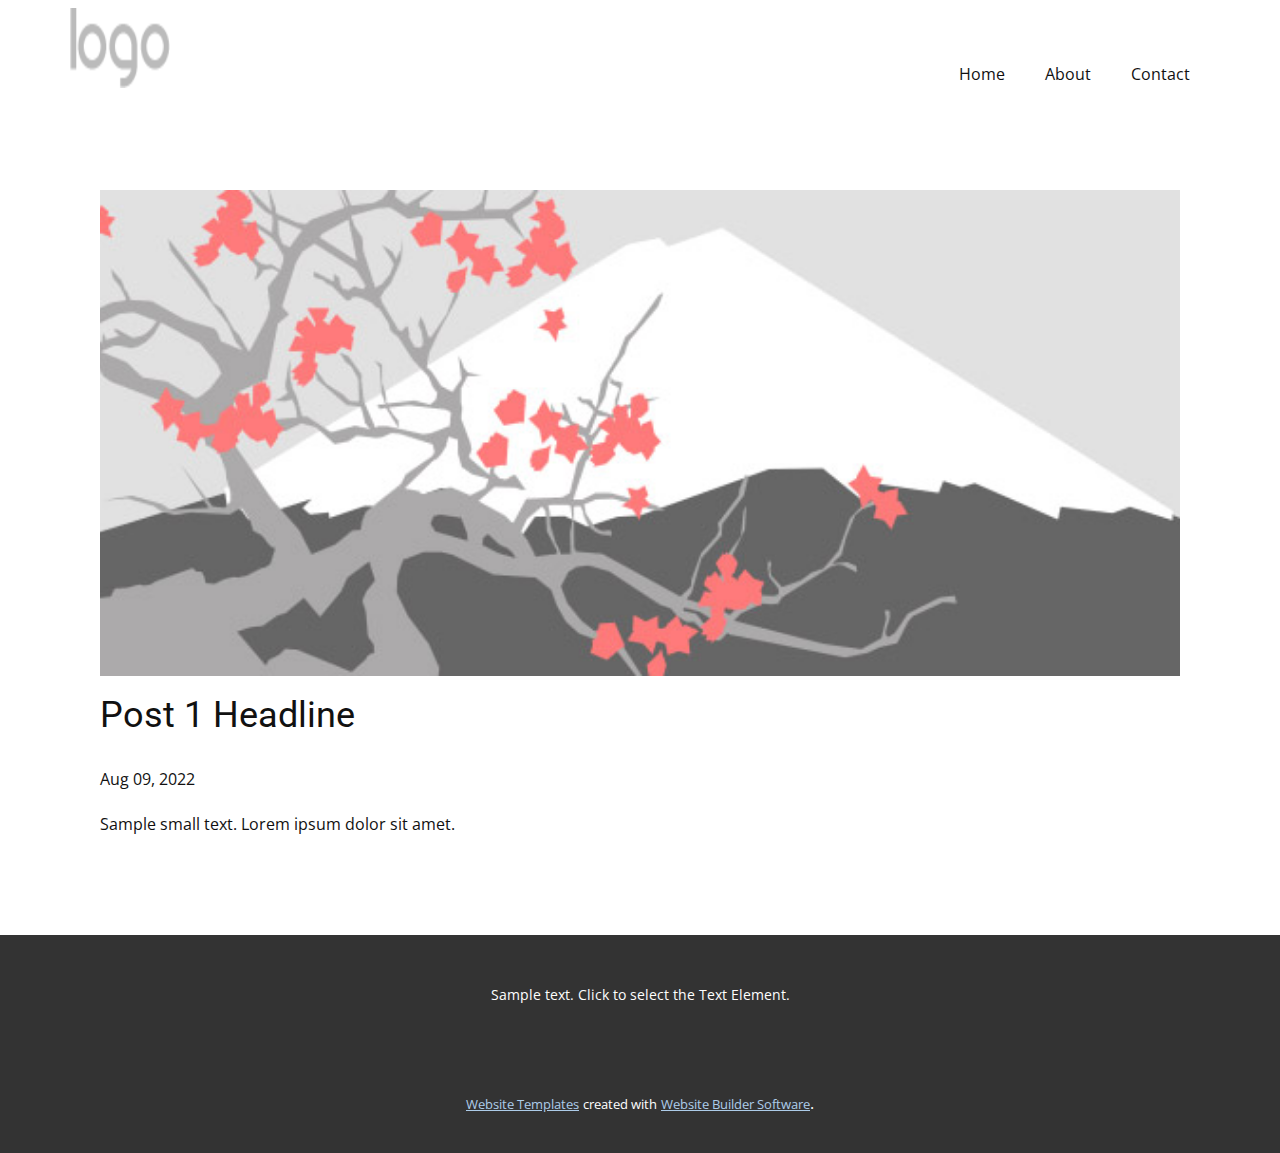
<file: blog/post.html>
<!doctype html>
<html style="font-size: 16px;" lang="en"><head>
    <meta name="viewport" content="width=device-width, initial-scale=1.0">
    <meta charset="utf-8">
    <meta name="keywords" content="Post 1 Headline">
    <meta name="description" content="">
    <title>Post 1 Headline</title>
    <link rel="stylesheet" href="../nicepage.css" media="screen">
<link rel="stylesheet" href="../Post-Template.css" media="screen">
    <script class="u-script" type="text/javascript" src="../jquery.js" "="" defer=""></script>
    <script class="u-script" type="text/javascript" src="../nicepage.js" "="" defer=""></script>
    <meta name="generator" content="Nicepage 4.15.11, nicepage.com">
    <link id="u-theme-google-font" rel="stylesheet" href="https://fonts.googleapis.com/css?family=Roboto:100,100i,300,300i,400,400i,500,500i,700,700i,900,900i|Open+Sans:300,300i,400,400i,500,500i,600,600i,700,700i,800,800i">
    
    
    <script type="application/ld+json">{
		"@context": "http://schema.org",
		"@type": "Organization",
		"name": "",
		"logo": "images/default-logo.png"
}</script>
    <meta name="theme-color" content="#478ac9">
  </head>
  <body class="u-body u-xl-mode" data-lang="en"><header class="u-clearfix u-header u-header" id="sec-b139"><div class="u-clearfix u-sheet u-valign-middle u-sheet-1">
        <a href="https://nicepage.com" class="u-image u-logo u-image-1">
          <img src="../images/default-logo.png" class="u-logo-image u-logo-image-1">
        </a>
        <nav class="u-menu u-menu-dropdown u-offcanvas u-menu-1">
          <div class="menu-collapse" style="font-size: 1rem; letter-spacing: 0px;">
            <a class="u-button-style u-custom-left-right-menu-spacing u-custom-padding-bottom u-custom-top-bottom-menu-spacing u-nav-link u-text-active-palette-1-base u-text-hover-palette-2-base" href="#">
              <svg class="u-svg-link" viewBox="0 0 24 24"><use xmlns:xlink="http://www.w3.org/1999/xlink" xlink:href="#menu-hamburger"></use></svg>
              <svg class="u-svg-content" version="1.1" id="menu-hamburger" viewBox="0 0 16 16" x="0px" y="0px" xmlns:xlink="http://www.w3.org/1999/xlink" xmlns="http://www.w3.org/2000/svg"><g><rect y="1" width="16" height="2"></rect><rect y="7" width="16" height="2"></rect><rect y="13" width="16" height="2"></rect>
</g></svg>
            </a>
          </div>
          <div class="u-nav-container">
            <ul class="u-nav u-unstyled u-nav-1"><li class="u-nav-item"><a class="u-button-style u-nav-link u-text-active-palette-1-base u-text-hover-palette-2-base" href="../Home.html" style="padding: 10px 20px;">Home</a>
</li><li class="u-nav-item"><a class="u-button-style u-nav-link u-text-active-palette-1-base u-text-hover-palette-2-base" href="../About.html" style="padding: 10px 20px;">About</a>
</li><li class="u-nav-item"><a class="u-button-style u-nav-link u-text-active-palette-1-base u-text-hover-palette-2-base" href="../Contact.html" style="padding: 10px 20px;">Contact</a>
</li></ul>
          </div>
          <div class="u-nav-container-collapse">
            <div class="u-black u-container-style u-inner-container-layout u-opacity u-opacity-95 u-sidenav">
              <div class="u-inner-container-layout u-sidenav-overflow">
                <div class="u-menu-close"></div>
                <ul class="u-align-center u-nav u-popupmenu-items u-unstyled u-nav-2"><li class="u-nav-item"><a class="u-button-style u-nav-link" href="../Home.html">Home</a>
</li><li class="u-nav-item"><a class="u-button-style u-nav-link" href="../About.html">About</a>
</li><li class="u-nav-item"><a class="u-button-style u-nav-link" href="../Contact.html">Contact</a>
</li></ul>
              </div>
            </div>
            <div class="u-black u-menu-overlay u-opacity u-opacity-70"></div>
          </div>
        </nav>
      </div></header>
    <section class="u-align-center u-clearfix u-section-1" id="sec-4d0e">
      <div class="u-clearfix u-sheet u-valign-middle-md u-valign-middle-sm u-valign-middle-xs u-sheet-1"><!--post_details--><!--post_details_options_json--><!--{"source":""}--><!--/post_details_options_json--><!--blog_post-->
        <div class="u-container-style u-expanded-width u-post-details u-post-details-1">
          <div class="u-container-layout u-valign-middle u-container-layout-1"><!--blog_post_image-->
            <img alt="" class="u-blog-control u-expanded-width u-image u-image-default u-image-1" src="[data-uri]"><!--/blog_post_image--><!--blog_post_header-->
            <h2 class="u-blog-control u-text u-text-1">Post 1 Headline</h2><!--/blog_post_header--><!--blog_post_metadata-->
            <div class="u-blog-control u-metadata u-metadata-1"><!--blog_post_metadata_date-->
              <span class="u-meta-date u-meta-icon">Aug 09, 2022</span><!--/blog_post_metadata_date--><!--blog_post_metadata_category-->
              <!--/blog_post_metadata_category--><!--blog_post_metadata_comments-->
              <!--/blog_post_metadata_comments-->
            </div><!--/blog_post_metadata--><!--blog_post_content-->
            <div class="u-align-justify u-blog-control u-post-content u-text u-text-2 fr-view">
  Sample small text. Lorem ipsum dolor sit amet.
  </div><!--/blog_post_content-->
          </div>
        </div><!--/blog_post--><!--/post_details-->
      </div>
    </section>
    
    
    <footer class="u-align-center u-clearfix u-footer u-grey-80 u-footer" id="sec-e089"><div class="u-clearfix u-sheet u-sheet-1">
        <p class="u-small-text u-text u-text-variant u-text-1">Sample text. Click to select the Text Element.</p>
      </div></footer>
    <section class="u-backlink u-clearfix u-grey-80">
      <a class="u-link" href="https://nicepage.com/website-templates" target="_blank">
        <span>Website Templates</span>
      </a>
      <p class="u-text">
        <span>created with</span>
      </p>
      <a class="u-link" href="" target="_blank">
        <span>Website Builder Software</span>
      </a>. 
    </section>
  
</body></html>
</file>
